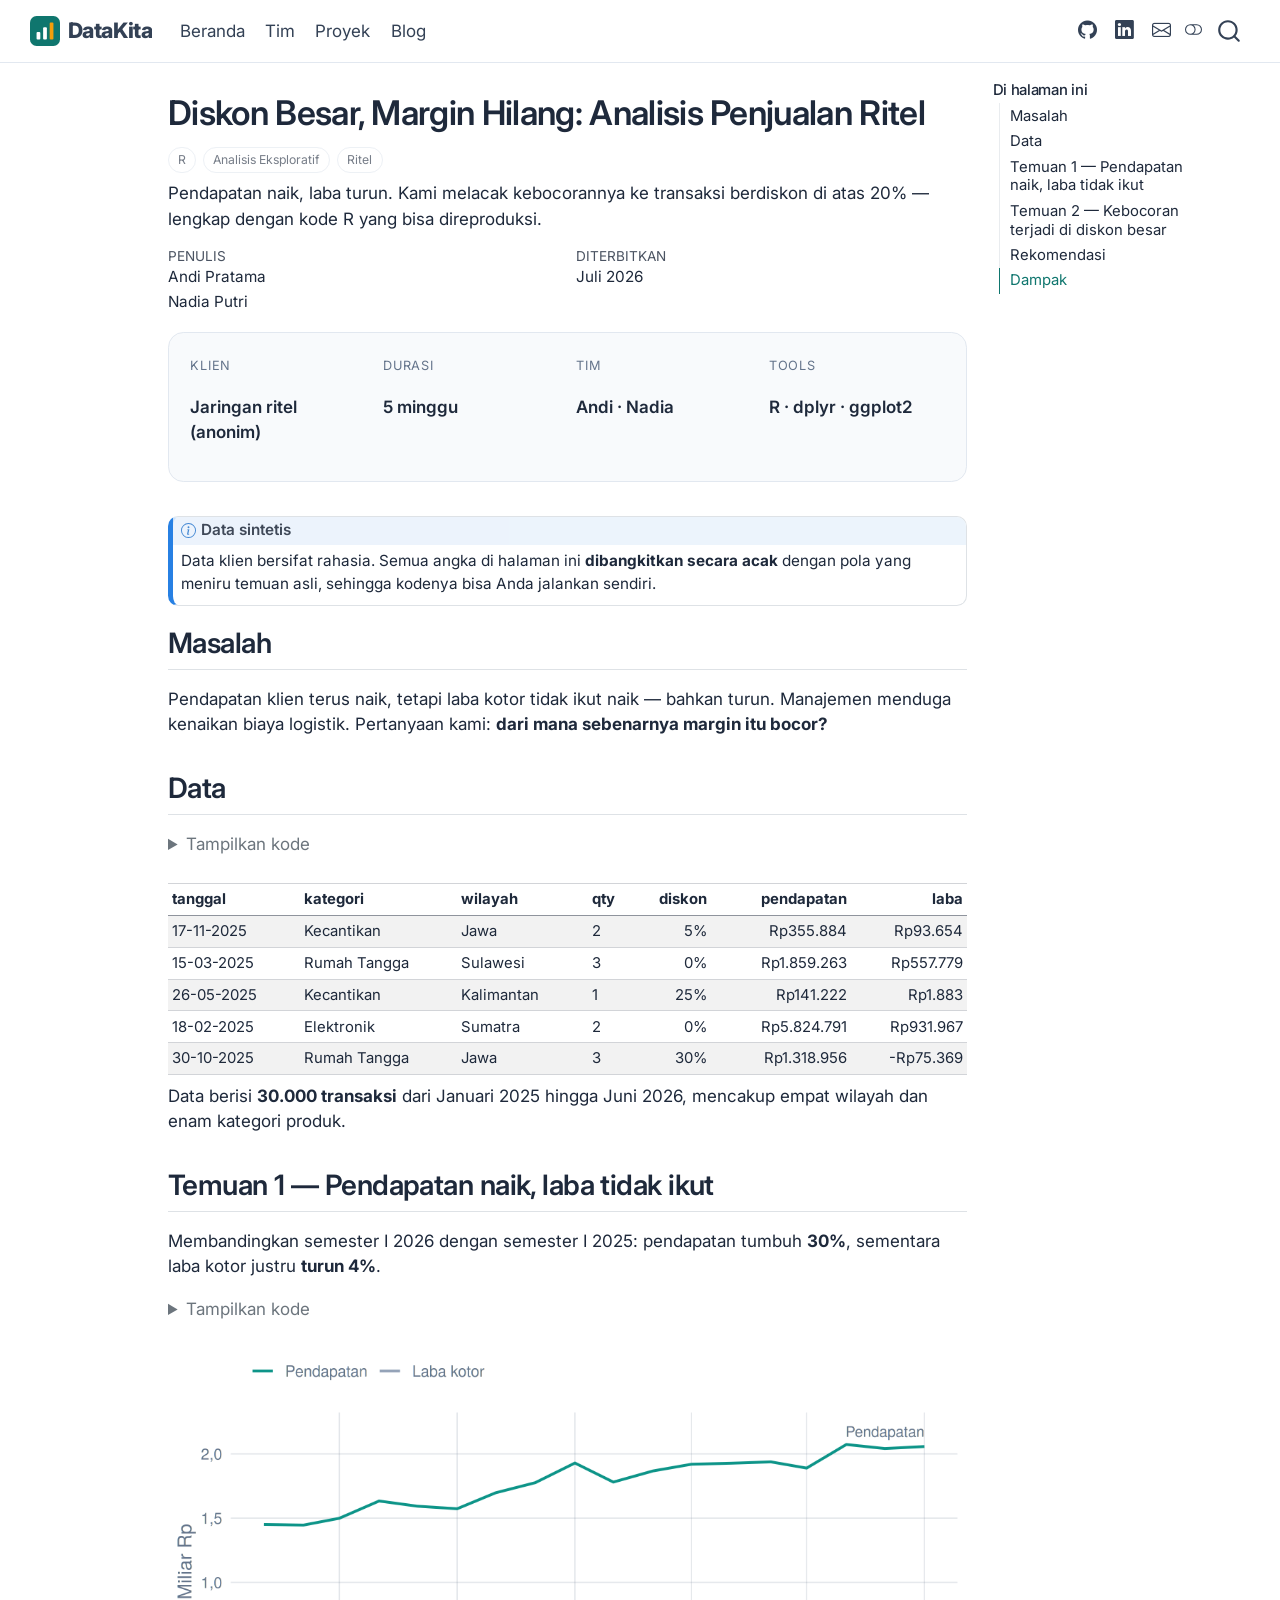
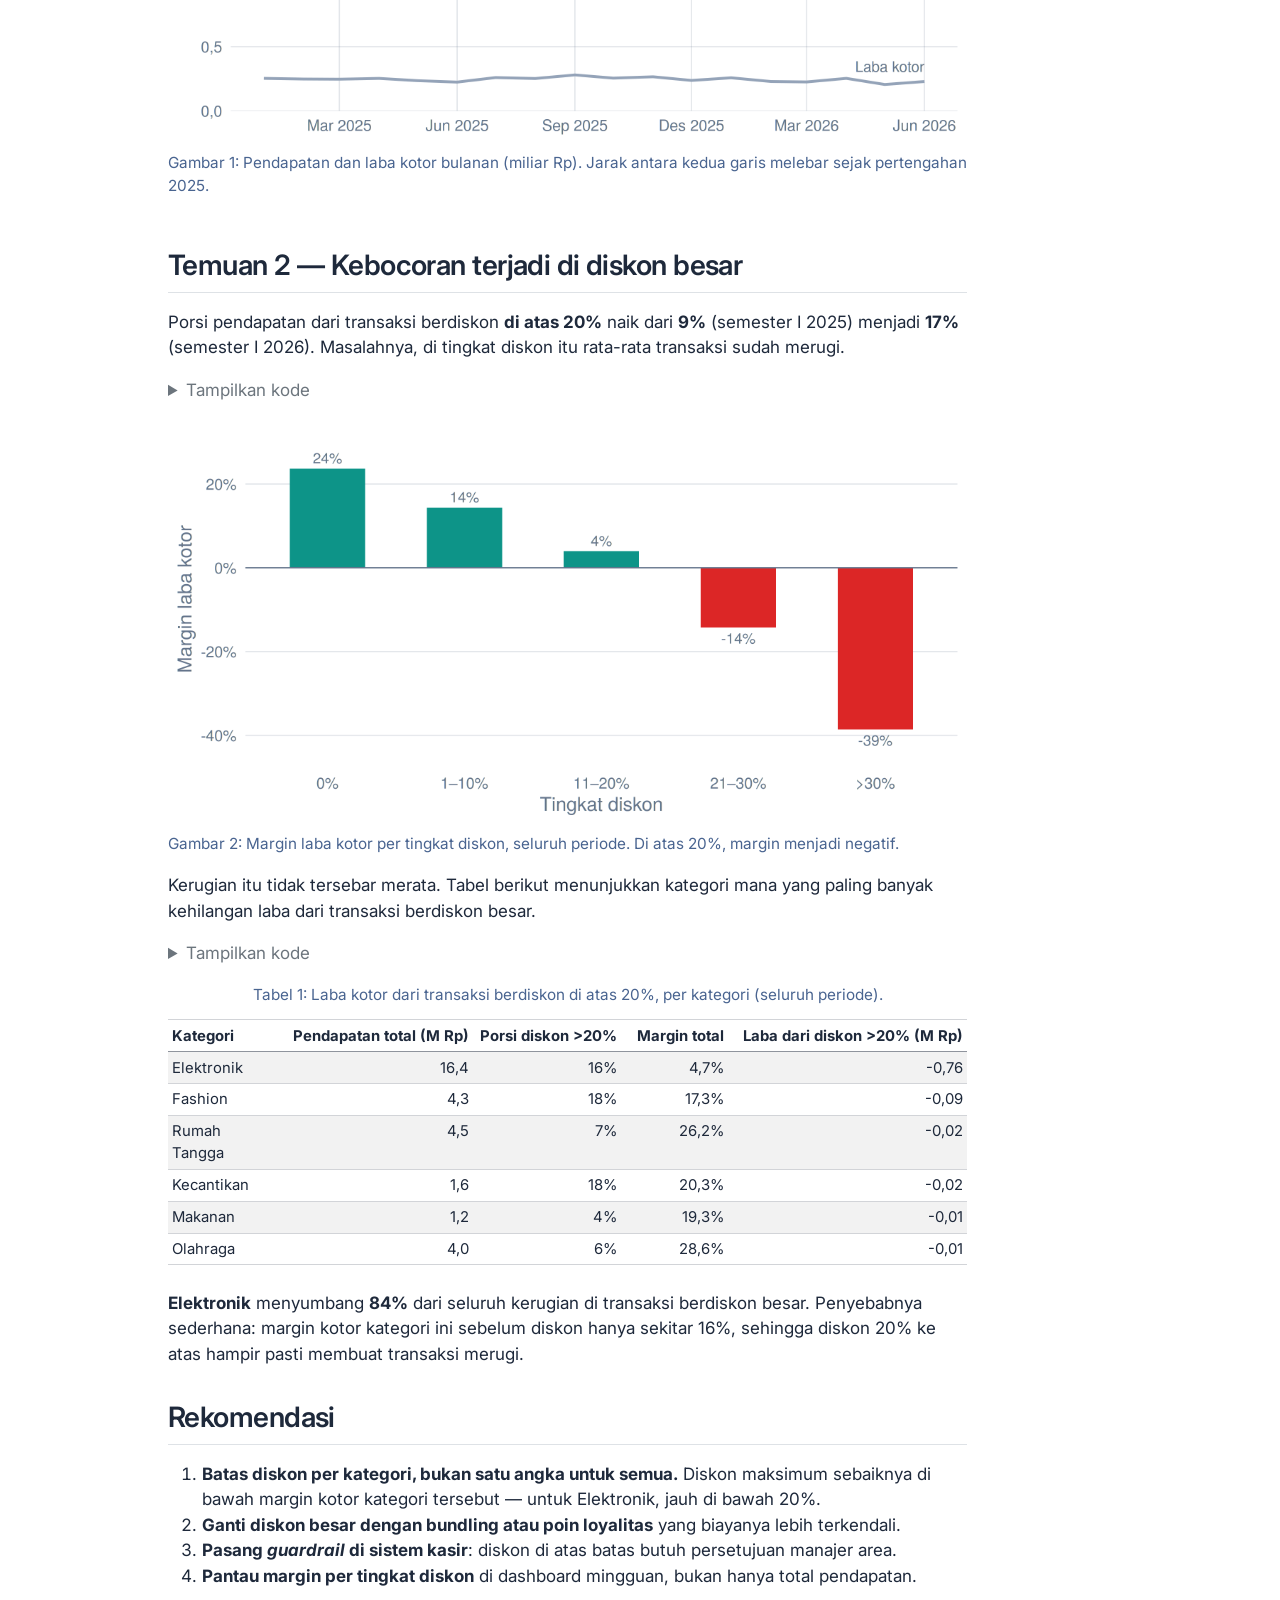
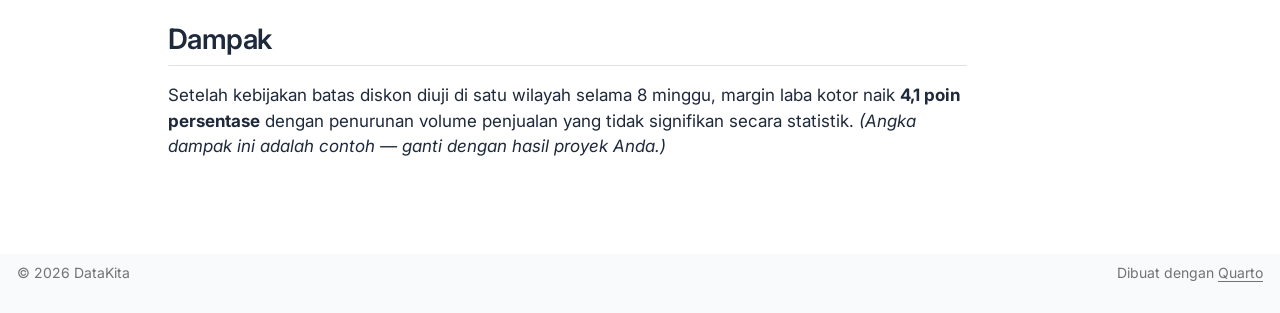
<file: proyek/analisis-penjualan/index.html>
<!DOCTYPE html>
<html xmlns="http://www.w3.org/1999/xhtml" lang="id" xml:lang="id"><head>

<meta charset="utf-8">
<meta name="generator" content="quarto-1.10.18">

<meta name="viewport" content="width=device-width, initial-scale=1.0, user-scalable=yes">

<meta name="author" content="Andi Pratama">
<meta name="author" content="Nadia Putri">
<meta name="description" content="Pendapatan naik, laba turun. Kami melacak kebocorannya ke transaksi berdiskon di atas 20% — lengkap dengan kode R yang bisa direproduksi.">

<title>Diskon Besar, Margin Hilang: Analisis Penjualan Ritel – DataKita</title>
<style>
/* Default styles provided by pandoc.
** See https://pandoc.org/MANUAL.html#variables-for-html for config info.
*/
span.smallcaps{font-variant: small-caps;}
div.columns{display: flex; gap: 1.5em;}
div.column{flex: auto;}
@media screen {
div.columns{gap: min(4vw, 1.5em);}
div.column{overflow-x: auto;}
}
div.hanging-indent{margin-left: 1.5em; text-indent: -1.5em;}
ul.task-list{list-style: none;}
ul.task-list li input[type="checkbox"] {
  width: 0.8em;
  margin: 0 0.8em 0.2em -1em; /* quarto-specific, see https://github.com/quarto-dev/quarto-cli/issues/4556 */ 
  vertical-align: middle;
}
/* CSS for syntax highlighting */
html { -webkit-text-size-adjust: 100%; }
pre > code.sourceCode { white-space: pre; position: relative; }
pre > code.sourceCode > span { display: inline-block; line-height: 1.25; }
pre > code.sourceCode > span:empty { height: 1.2em; }
.sourceCode { overflow: visible; }
code.sourceCode > span { color: inherit; text-decoration: inherit; }
div.sourceCode { margin: 1em 0; }
pre.sourceCode { margin: 0; }
@media screen {
div.sourceCode { overflow: auto; }
}
@media print {
pre > code.sourceCode { white-space: pre-wrap; }
pre > code.sourceCode > span { text-indent: -5em; padding-left: 5em; }
}
pre.numberSource code
  { counter-reset: source-line 0; }
pre.numberSource code > span
  { position: relative; left: -4em; counter-increment: source-line; }
pre.numberSource code > span > a:first-child::before
  { content: counter(source-line);
    position: relative; left: -1em; text-align: right; vertical-align: baseline;
    border: none; display: inline-block;
    -webkit-touch-callout: none; -webkit-user-select: none;
    -khtml-user-select: none; -moz-user-select: none;
    -ms-user-select: none; user-select: none;
    padding: 0 4px; width: 4em;
  }
pre.numberSource { margin-left: 3em;  padding-left: 4px; }
div.sourceCode
  {   }
@media screen {
pre > code.sourceCode > span > a:first-child::before { text-decoration: underline; }
}
</style>


<script src="../../site_libs/quarto-nav/quarto-nav.js"></script>
<script src="../../site_libs/quarto-nav/headroom.min.js"></script>
<script src="../../site_libs/clipboard/clipboard.min.js"></script>
<script src="../../site_libs/quarto-search/autocomplete.umd.js"></script>
<script src="../../site_libs/quarto-search/fuse.min.js"></script>
<script src="../../site_libs/quarto-search/quarto-search.js"></script>
<meta name="quarto:offset" content="../../">
<link href="../../assets/favicon.svg" rel="icon" type="image/svg+xml">
<script src="../../site_libs/quarto-html/quarto.js" type="module"></script>
<script src="../../site_libs/quarto-html/tabsets/tabsets.js" type="module"></script>
<script src="../../site_libs/quarto-html/popper.min.js"></script>
<script src="../../site_libs/quarto-html/tippy.umd.min.js"></script>
<script src="../../site_libs/quarto-html/anchor.min.js"></script>
<link href="../../site_libs/quarto-html/tippy.css" rel="stylesheet">
<link href="../../site_libs/quarto-html/quarto-syntax-highlighting-73b0ff3878a4e6fc3716dc69a6aaefa3.css" rel="stylesheet" class="quarto-color-scheme" id="quarto-text-highlighting-styles">
<link href="../../site_libs/quarto-html/quarto-syntax-highlighting-dark-a60fab2f8a066d0ce7bf48d8b28043cc.css" rel="stylesheet" class="quarto-color-scheme quarto-color-alternate" id="quarto-text-highlighting-styles">
<link href="../../site_libs/quarto-html/quarto-syntax-highlighting-73b0ff3878a4e6fc3716dc69a6aaefa3.css" rel="stylesheet" class="quarto-color-scheme-extra" id="quarto-text-highlighting-styles">
<script src="../../site_libs/bootstrap/bootstrap.min.js"></script>
<link href="../../site_libs/bootstrap/bootstrap-icons.css" rel="stylesheet">
<link href="../../site_libs/bootstrap/bootstrap-5b2e9976ec29973fca49a6fc6ba14050.min.css" rel="stylesheet" append-hash="true" class="quarto-color-scheme" id="quarto-bootstrap" data-mode="light">
<link href="../../site_libs/bootstrap/bootstrap-dark-0a37136e30e6ea5a06de102430ccf862.min.css" rel="stylesheet" append-hash="true" class="quarto-color-scheme quarto-color-alternate" id="quarto-bootstrap" data-mode="dark">
<link href="../../site_libs/bootstrap/bootstrap-5b2e9976ec29973fca49a6fc6ba14050.min.css" rel="stylesheet" append-hash="true" class="quarto-color-scheme-extra" id="quarto-bootstrap" data-mode="light">
<script id="quarto-search-options" type="application/json">{
  "location": "navbar",
  "copy-button": false,
  "collapse-after": 3,
  "panel-placement": "end",
  "type": "overlay",
  "limit": 50,
  "keyboard-shortcut": [
    "f",
    "/",
    "s"
  ],
  "show-item-context": false,
  "language": {
    "search-no-results-text": "Tidak ada hasil",
    "search-matching-documents-text": "dokumen cocok",
    "search-copy-link-title": "Salin tautan untuk mencari",
    "search-hide-matches-text": "Sembunyikan kecocokan lainnya",
    "search-more-match-text": "kecocokan lainnya di dokumen ini",
    "search-more-matches-text": "kecocokan lainnya di dokumen ini",
    "search-clear-button-title": "Hapus",
    "search-text-placeholder": "",
    "search-detached-cancel-button-title": "Batal",
    "search-submit-button-title": "Kirim",
    "search-label": "Mencari"
  }
}</script>
<style>html{ scroll-behavior: smooth; }</style>
<link rel="preconnect" href="https://fonts.googleapis.com">
<link rel="preconnect" href="https://fonts.gstatic.com" crossorigin="">
<link href="https://fonts.googleapis.com/css2?family=Inter:wght@400;500;600;700;800&amp;family=JetBrains+Mono:wght@400;500&amp;display=swap" rel="stylesheet">


<meta property="og:title" content="Diskon Besar, Margin Hilang: Analisis Penjualan Ritel – DataKita">
<meta property="og:description" content="Pendapatan naik, laba turun. Kami melacak kebocorannya ke transaksi berdiskon di atas 20% — lengkap dengan kode R yang bisa direproduksi.">
<meta property="og:image" content="https://USERNAME.github.io/portofolio-tim/proyek/analisis-penjualan/thumbnail.svg">
<meta property="og:site_name" content="DataKita">
</head>

<body class="nav-fixed quarto-light"><script id="quarto-html-before-body" type="application/javascript">
    const toggleBodyColorMode = (bsSheetEl) => {
      const mode = bsSheetEl.getAttribute("data-mode");
      const bodyEl = window.document.querySelector("body");
      if (mode === "dark") {
        bodyEl.classList.add("quarto-dark");
        bodyEl.classList.remove("quarto-light");
      } else {
        bodyEl.classList.add("quarto-light");
        bodyEl.classList.remove("quarto-dark");
      }
    }
    const toggleBodyColorPrimary = () => {
      const bsSheetEl = window.document.querySelector("link#quarto-bootstrap:not([rel=disabled-stylesheet])");
      if (bsSheetEl) {
        toggleBodyColorMode(bsSheetEl);
      }
    }
    const setColorSchemeToggle = (alternate) => {
      const toggles = window.document.querySelectorAll('.quarto-color-scheme-toggle');
      for (let i=0; i < toggles.length; i++) {
        const toggle = toggles[i];
        if (toggle) {
          if (alternate) {
            toggle.classList.add("alternate");
          } else {
            toggle.classList.remove("alternate");
          }
        }
      }
    };
    const toggleColorMode = (alternate) => {
      // Switch the stylesheets
      const primaryStylesheets = window.document.querySelectorAll('link.quarto-color-scheme:not(.quarto-color-alternate)');
      const alternateStylesheets = window.document.querySelectorAll('link.quarto-color-scheme.quarto-color-alternate');
      manageTransitions('#quarto-margin-sidebar .nav-link', false);
      if (alternate) {
        // note: dark is layered on light, we don't disable primary!
        enableStylesheet(alternateStylesheets);
        for (const sheetNode of alternateStylesheets) {
          if (sheetNode.id === "quarto-bootstrap") {
            toggleBodyColorMode(sheetNode);
          }
        }
      } else {
        disableStylesheet(alternateStylesheets);
        enableStylesheet(primaryStylesheets)
        toggleBodyColorPrimary();
      }
      manageTransitions('#quarto-margin-sidebar .nav-link', true);
      // Switch the toggles
      setColorSchemeToggle(alternate)
      // Hack to workaround the fact that safari doesn't
      // properly recolor the scrollbar when toggling (#1455)
      if (navigator.userAgent.indexOf('Safari') > 0 && navigator.userAgent.indexOf('Chrome') == -1) {
        manageTransitions("body", false);
        window.scrollTo(0, 1);
        setTimeout(() => {
          window.scrollTo(0, 0);
          manageTransitions("body", true);
        }, 40);
      }
    }
    const disableStylesheet = (stylesheets) => {
      for (let i=0; i < stylesheets.length; i++) {
        const stylesheet = stylesheets[i];
        stylesheet.rel = 'disabled-stylesheet';
      }
    }
    const enableStylesheet = (stylesheets) => {
      for (let i=0; i < stylesheets.length; i++) {
        const stylesheet = stylesheets[i];
        if(stylesheet.rel !== 'stylesheet') { // for Chrome, which will still FOUC without this check
          stylesheet.rel = 'stylesheet';
        }
      }
    }
    const manageTransitions = (selector, allowTransitions) => {
      const els = window.document.querySelectorAll(selector);
      for (let i=0; i < els.length; i++) {
        const el = els[i];
        if (allowTransitions) {
          el.classList.remove('notransition');
        } else {
          el.classList.add('notransition');
        }
      }
    }
    const isFileUrl = () => {
      return window.location.protocol === 'file:';
    }
    const hasAlternateSentinel = () => {
      let styleSentinel = getColorSchemeSentinel();
      if (styleSentinel !== null) {
        return styleSentinel === "alternate";
      } else {
        return false;
      }
    }
    const setStyleSentinel = (alternate) => {
      const value = alternate ? "alternate" : "default";
      if (!isFileUrl()) {
        window.localStorage.setItem("quarto-color-scheme", value);
      } else {
        localAlternateSentinel = value;
      }
    }
    const getColorSchemeSentinel = () => {
      if (!isFileUrl()) {
        const storageValue = window.localStorage.getItem("quarto-color-scheme");
        return storageValue != null ? storageValue : localAlternateSentinel;
      } else {
        return localAlternateSentinel;
      }
    }
    const toggleGiscusIfUsed = (isAlternate, darkModeDefault) => {
      const baseTheme = document.querySelector('#giscus-base-theme')?.value ?? 'light';
      const alternateTheme = document.querySelector('#giscus-alt-theme')?.value ?? 'dark';
      let newTheme = '';
      if(authorPrefersDark) {
        newTheme = isAlternate ? baseTheme : alternateTheme;
      } else {
        newTheme = isAlternate ? alternateTheme : baseTheme;
      }
      const changeGiscusTheme = () => {
        // From: https://github.com/giscus/giscus/issues/336
        const sendMessage = (message) => {
          const iframe = document.querySelector('iframe.giscus-frame');
          if (!iframe) return;
          iframe.contentWindow.postMessage({ giscus: message }, 'https://giscus.app');
        }
        sendMessage({
          setConfig: {
            theme: newTheme
          }
        });
      }
      const isGiscussLoaded = window.document.querySelector('iframe.giscus-frame') !== null;
      if (isGiscussLoaded) {
        changeGiscusTheme();
      }
    };
    const authorPrefersDark = false;
    const darkModeDefault = authorPrefersDark;
      document.querySelector('link#quarto-text-highlighting-styles.quarto-color-scheme-extra').rel = 'disabled-stylesheet';
      document.querySelector('link#quarto-bootstrap.quarto-color-scheme-extra').rel = 'disabled-stylesheet';
    let localAlternateSentinel = darkModeDefault ? 'alternate' : 'default';
    // Dark / light mode switch
    window.quartoToggleColorScheme = () => {
      // Read the current dark / light value
      let toAlternate = !hasAlternateSentinel();
      toggleColorMode(toAlternate);
      setStyleSentinel(toAlternate);
      toggleGiscusIfUsed(toAlternate, darkModeDefault);
      window.dispatchEvent(new Event('resize'));
    };
    // Switch to dark mode if need be
    if (hasAlternateSentinel()) {
      toggleColorMode(true);
    } else {
      toggleColorMode(false);
    }
  </script>

<div id="quarto-search-results"></div>
  <header id="quarto-header" class="headroom fixed-top">
    <nav class="navbar navbar-expand-lg " data-bs-theme="dark">
      <div class="navbar-container container-fluid">
      <div class="navbar-brand-container mx-auto">
    <a href="../../index.html" class="navbar-brand navbar-brand-logo">
    <img src="../../assets/logo.svg" alt="Logo DataKita" class="navbar-logo light-content">
    <img src="../../assets/logo.svg" alt="Logo DataKita" class="navbar-logo dark-content">
    </a>
    <a class="navbar-brand" href="../../index.html">
    <span class="navbar-title">DataKita</span>
    </a>
  </div>
            <div id="quarto-search" class="" title="Mencari"></div>
          <button class="navbar-toggler" type="button" data-bs-toggle="collapse" data-bs-target="#navbarCollapse" aria-controls="navbarCollapse" role="menu" aria-expanded="false" aria-label="Alihkan navigasi" onclick="if (window.quartoToggleHeadroom) { window.quartoToggleHeadroom(); }">
  <span class="navbar-toggler-icon"></span>
</button>
          <div class="collapse navbar-collapse" id="navbarCollapse">
            <ul class="navbar-nav navbar-nav-scroll me-auto">
  <li class="nav-item">
    <a class="nav-link" href="../../index.html"> 
<span class="menu-text">Beranda</span></a>
  </li>  
  <li class="nav-item">
    <a class="nav-link" href="../../tim.html"> 
<span class="menu-text">Tim</span></a>
  </li>  
  <li class="nav-item">
    <a class="nav-link" href="../../proyek.html"> 
<span class="menu-text">Proyek</span></a>
  </li>  
  <li class="nav-item">
    <a class="nav-link" href="../../blog.html"> 
<span class="menu-text">Blog</span></a>
  </li>  
</ul>
            <ul class="navbar-nav navbar-nav-scroll ms-auto">
  <li class="nav-item compact">
    <a class="nav-link" href="https://github.com/USERNAME"> <i class="bi bi-github" role="img" aria-label="GitHub">
</i> 
<span class="menu-text"></span></a>
  </li>  
  <li class="nav-item compact">
    <a class="nav-link" href="https://www.linkedin.com/"> <i class="bi bi-linkedin" role="img" aria-label="LinkedIn">
</i> 
<span class="menu-text"></span></a>
  </li>  
  <li class="nav-item compact">
    <a class="nav-link" href="mailto:halo@datakita.example"> <i class="bi bi-envelope" role="img" aria-label="Email">
</i> 
<span class="menu-text"></span></a>
  </li>  
</ul>
          </div> <!-- /navcollapse -->
            <div class="quarto-navbar-tools">
  <a href="" class="quarto-color-scheme-toggle quarto-navigation-tool  px-1" onclick="window.quartoToggleColorScheme(); return false;" title="Alihkan mode gelap"><i class="bi"></i></a>
</div>
      </div> <!-- /container-fluid -->
    </nav>
</header>
<!-- content -->
<div id="quarto-content" class="quarto-container page-columns page-rows-contents page-layout-article page-navbar">
<!-- sidebar -->
<!-- margin-sidebar -->
    <div id="quarto-margin-sidebar" class="sidebar margin-sidebar">
        <nav id="TOC" role="doc-toc" class="toc-active">
    <h2 id="toc-title">Di halaman ini</h2>
   
  <ul>
  <li><a href="#masalah" id="toc-masalah" class="nav-link active" data-scroll-target="#masalah">Masalah</a></li>
  <li><a href="#data" id="toc-data" class="nav-link" data-scroll-target="#data">Data</a></li>
  <li><a href="#temuan-1-pendapatan-naik-laba-tidak-ikut" id="toc-temuan-1-pendapatan-naik-laba-tidak-ikut" class="nav-link" data-scroll-target="#temuan-1-pendapatan-naik-laba-tidak-ikut">Temuan 1 — Pendapatan naik, laba tidak ikut</a></li>
  <li><a href="#temuan-2-kebocoran-terjadi-di-diskon-besar" id="toc-temuan-2-kebocoran-terjadi-di-diskon-besar" class="nav-link" data-scroll-target="#temuan-2-kebocoran-terjadi-di-diskon-besar">Temuan 2 — Kebocoran terjadi di diskon besar</a></li>
  <li><a href="#rekomendasi" id="toc-rekomendasi" class="nav-link" data-scroll-target="#rekomendasi">Rekomendasi</a></li>
  <li><a href="#dampak" id="toc-dampak" class="nav-link" data-scroll-target="#dampak">Dampak</a></li>
  </ul>
</nav>
    </div>
<!-- main -->
<main class="content" id="quarto-document-content">


<header id="title-block-header" class="quarto-title-block default">
<div class="quarto-title">
<h1 class="title">Diskon Besar, Margin Hilang: Analisis Penjualan Ritel</h1>
  <div class="quarto-categories">
    <div class="quarto-category">R</div>
    <div class="quarto-category">Analisis Eksploratif</div>
    <div class="quarto-category">Ritel</div>
  </div>
  </div>

<div>
  <div class="description">
    Pendapatan naik, laba turun. Kami melacak kebocorannya ke transaksi berdiskon di atas 20% — lengkap dengan kode R yang bisa direproduksi.
  </div>
</div>


<div class="quarto-title-meta">

    <div>
    <div class="quarto-title-meta-heading">Penulis</div>
    <div class="quarto-title-meta-contents">
             <p>Andi Pratama </p>
             <p>Nadia Putri </p>
          </div>
  </div>
    
    <div>
    <div class="quarto-title-meta-heading">Diterbitkan</div>
    <div class="quarto-title-meta-contents">
      <p class="date">Juli 2026</p>
    </div>
  </div>
  
    
  </div>
  


</header>


<div class="project-meta">
<div>
<p><span class="label">Klien</span></p>
<p><span class="value">Jaringan ritel (anonim)</span></p>
</div>
<div>
<p><span class="label">Durasi</span></p>
<p><span class="value">5 minggu</span></p>
</div>
<div>
<p><span class="label">Tim</span></p>
<p><span class="value">Andi · Nadia</span></p>
</div>
<div>
<p><span class="label">Tools</span></p>
<p><span class="value">R · dplyr · ggplot2</span></p>
</div>
</div>
<div class="callout callout-style-default callout-note callout-titled">
<div class="callout-header d-flex align-content-center">
<div class="callout-icon-container">
<i class="callout-icon"></i>
</div>
<div class="callout-title-container flex-fill">
<span class="screen-reader-only">Catatan</span>Data sintetis
</div>
</div>
<div class="callout-body-container callout-body">
<p>Data klien bersifat rahasia. Semua angka di halaman ini <strong>dibangkitkan secara acak</strong> dengan pola yang meniru temuan asli, sehingga kodenya bisa Anda jalankan sendiri.</p>
</div>
</div>
<section id="masalah" class="level2">
<h2 class="anchored" data-anchor-id="masalah">Masalah</h2>
<p>Pendapatan klien terus naik, tetapi laba kotor tidak ikut naik — bahkan turun. Manajemen menduga kenaikan biaya logistik. Pertanyaan kami: <strong>dari mana sebenarnya margin itu bocor?</strong></p>
</section>
<section id="data" class="level2">
<h2 class="anchored" data-anchor-id="data">Data</h2>
<div class="cell">
<details class="code-fold">
<summary>Tampilkan kode</summary>
<div class="code-copy-outer-scaffold"><div class="sourceCode cell-code" id="cb1"><pre class="sourceCode r code-with-copy"><code class="sourceCode r"><span id="cb1-1"><a href="#cb1-1" aria-hidden="true" tabindex="-1"></a><span class="fu">library</span>(dplyr)</span>
<span id="cb1-2"><a href="#cb1-2" aria-hidden="true" tabindex="-1"></a><span class="fu">library</span>(ggplot2)</span>
<span id="cb1-3"><a href="#cb1-3" aria-hidden="true" tabindex="-1"></a><span class="fu">library</span>(scales)</span>
<span id="cb1-4"><a href="#cb1-4" aria-hidden="true" tabindex="-1"></a></span>
<span id="cb1-5"><a href="#cb1-5" aria-hidden="true" tabindex="-1"></a><span class="co"># Grafik berlatar transparan &amp; teks abu netral agar terbaca di mode terang maupun gelap</span></span>
<span id="cb1-6"><a href="#cb1-6" aria-hidden="true" tabindex="-1"></a>knitr<span class="sc">::</span>opts_chunk<span class="sc">$</span><span class="fu">set</span>(<span class="at">dev =</span> <span class="st">"png"</span>, <span class="at">dev.args =</span> <span class="fu">list</span>(<span class="at">bg =</span> <span class="st">"transparent"</span>), <span class="at">dpi =</span> <span class="dv">150</span>)</span>
<span id="cb1-7"><a href="#cb1-7" aria-hidden="true" tabindex="-1"></a>BRAND <span class="ot">&lt;-</span> <span class="st">"#0D9488"</span>; MUTED <span class="ot">&lt;-</span> <span class="st">"#94A3B8"</span>; INK <span class="ot">&lt;-</span> <span class="st">"#64748B"</span>; NEG <span class="ot">&lt;-</span> <span class="st">"#DC2626"</span></span>
<span id="cb1-8"><a href="#cb1-8" aria-hidden="true" tabindex="-1"></a><span class="fu">theme_set</span>(</span>
<span id="cb1-9"><a href="#cb1-9" aria-hidden="true" tabindex="-1"></a>  <span class="fu">theme_minimal</span>(<span class="at">base_size =</span> <span class="dv">13</span>) <span class="sc">+</span></span>
<span id="cb1-10"><a href="#cb1-10" aria-hidden="true" tabindex="-1"></a>    <span class="fu">theme</span>(</span>
<span id="cb1-11"><a href="#cb1-11" aria-hidden="true" tabindex="-1"></a>      <span class="at">text =</span> <span class="fu">element_text</span>(<span class="at">colour =</span> INK), <span class="at">axis.text =</span> <span class="fu">element_text</span>(<span class="at">colour =</span> INK),</span>
<span id="cb1-12"><a href="#cb1-12" aria-hidden="true" tabindex="-1"></a>      <span class="at">panel.grid.major =</span> <span class="fu">element_line</span>(<span class="at">colour =</span> <span class="fu">alpha</span>(INK, .<span class="dv">18</span>), <span class="at">linewidth =</span> .<span class="dv">4</span>),</span>
<span id="cb1-13"><a href="#cb1-13" aria-hidden="true" tabindex="-1"></a>      <span class="at">panel.grid.minor =</span> <span class="fu">element_blank</span>(),</span>
<span id="cb1-14"><a href="#cb1-14" aria-hidden="true" tabindex="-1"></a>      <span class="at">plot.background =</span> <span class="fu">element_rect</span>(<span class="at">fill =</span> <span class="st">"transparent"</span>, <span class="at">colour =</span> <span class="cn">NA</span>),</span>
<span id="cb1-15"><a href="#cb1-15" aria-hidden="true" tabindex="-1"></a>      <span class="at">panel.background =</span> <span class="fu">element_rect</span>(<span class="at">fill =</span> <span class="st">"transparent"</span>, <span class="at">colour =</span> <span class="cn">NA</span>),</span>
<span id="cb1-16"><a href="#cb1-16" aria-hidden="true" tabindex="-1"></a>      <span class="at">legend.position =</span> <span class="st">"top"</span>, <span class="at">legend.justification =</span> <span class="st">"left"</span>,</span>
<span id="cb1-17"><a href="#cb1-17" aria-hidden="true" tabindex="-1"></a>      <span class="at">legend.background =</span> <span class="fu">element_rect</span>(<span class="at">fill =</span> <span class="st">"transparent"</span>, <span class="at">colour =</span> <span class="cn">NA</span>)</span>
<span id="cb1-18"><a href="#cb1-18" aria-hidden="true" tabindex="-1"></a>    )</span>
<span id="cb1-19"><a href="#cb1-19" aria-hidden="true" tabindex="-1"></a>)</span>
<span id="cb1-20"><a href="#cb1-20" aria-hidden="true" tabindex="-1"></a></span>
<span id="cb1-21"><a href="#cb1-21" aria-hidden="true" tabindex="-1"></a><span class="co"># Format angka gaya Indonesia</span></span>
<span id="cb1-22"><a href="#cb1-22" aria-hidden="true" tabindex="-1"></a>pct <span class="ot">&lt;-</span> <span class="cf">function</span>(x, <span class="at">d =</span> <span class="dv">0</span>) <span class="fu">percent</span>(x, <span class="at">accuracy =</span> <span class="dv">10</span><span class="sc">^-</span>d, <span class="at">decimal.mark =</span> <span class="st">","</span>, <span class="at">big.mark =</span> <span class="st">"."</span>)</span>
<span id="cb1-23"><a href="#cb1-23" aria-hidden="true" tabindex="-1"></a>ribuan <span class="ot">&lt;-</span> <span class="cf">function</span>(x) <span class="fu">number</span>(x, <span class="at">big.mark =</span> <span class="st">"."</span>, <span class="at">decimal.mark =</span> <span class="st">","</span>)</span>
<span id="cb1-24"><a href="#cb1-24" aria-hidden="true" tabindex="-1"></a>rupiah <span class="ot">&lt;-</span> <span class="cf">function</span>(x) <span class="fu">paste0</span>(<span class="fu">ifelse</span>(x <span class="sc">&lt;</span> <span class="dv">0</span>, <span class="st">"-"</span>, <span class="st">""</span>), <span class="st">"Rp"</span>, <span class="fu">ribuan</span>(<span class="fu">abs</span>(x)))</span>
<span id="cb1-25"><a href="#cb1-25" aria-hidden="true" tabindex="-1"></a>BULAN <span class="ot">&lt;-</span> <span class="fu">c</span>(<span class="st">"Jan"</span>, <span class="st">"Feb"</span>, <span class="st">"Mar"</span>, <span class="st">"Apr"</span>, <span class="st">"Mei"</span>, <span class="st">"Jun"</span>, <span class="st">"Jul"</span>, <span class="st">"Agu"</span>, <span class="st">"Sep"</span>, <span class="st">"Okt"</span>, <span class="st">"Nov"</span>, <span class="st">"Des"</span>)</span>
<span id="cb1-26"><a href="#cb1-26" aria-hidden="true" tabindex="-1"></a>bulan_id <span class="ot">&lt;-</span> <span class="cf">function</span>(d) <span class="fu">ifelse</span>(<span class="fu">is.na</span>(d), <span class="cn">NA</span>, <span class="fu">paste</span>(BULAN[<span class="fu">as.integer</span>(<span class="fu">format</span>(d, <span class="st">"%m"</span>))], <span class="fu">format</span>(d, <span class="st">"%Y"</span>)))</span>
<span id="cb1-27"><a href="#cb1-27" aria-hidden="true" tabindex="-1"></a></span>
<span id="cb1-28"><a href="#cb1-28" aria-hidden="true" tabindex="-1"></a><span class="co"># ---------- Data sintetis ----------</span></span>
<span id="cb1-29"><a href="#cb1-29" aria-hidden="true" tabindex="-1"></a><span class="fu">set.seed</span>(<span class="dv">42</span>)</span>
<span id="cb1-30"><a href="#cb1-30" aria-hidden="true" tabindex="-1"></a>n <span class="ot">&lt;-</span> <span class="dv">30000</span></span>
<span id="cb1-31"><a href="#cb1-31" aria-hidden="true" tabindex="-1"></a>ref <span class="ot">&lt;-</span> <span class="fu">tibble</span>(  <span class="co"># harga rata-rata, margin kotor sebelum diskon, peluang diberi diskon</span></span>
<span id="cb1-32"><a href="#cb1-32" aria-hidden="true" tabindex="-1"></a>  <span class="at">kategori =</span> <span class="fu">c</span>(<span class="st">"Elektronik"</span>, <span class="st">"Fashion"</span>, <span class="st">"Kecantikan"</span>, <span class="st">"Rumah Tangga"</span>, <span class="st">"Makanan"</span>, <span class="st">"Olahraga"</span>),</span>
<span id="cb1-33"><a href="#cb1-33" aria-hidden="true" tabindex="-1"></a>  <span class="at">harga    =</span> <span class="fu">c</span>(<span class="dv">2400000</span>, <span class="dv">320000</span>, <span class="dv">180000</span>, <span class="dv">410000</span>, <span class="dv">95000</span>, <span class="dv">650000</span>),</span>
<span id="cb1-34"><a href="#cb1-34" aria-hidden="true" tabindex="-1"></a>  <span class="at">margin   =</span> <span class="fu">c</span>(.<span class="dv">16</span>, .<span class="dv">28</span>, .<span class="dv">30</span>, .<span class="dv">30</span>, .<span class="dv">22</span>, .<span class="dv">32</span>),</span>
<span id="cb1-35"><a href="#cb1-35" aria-hidden="true" tabindex="-1"></a>  <span class="at">peluang  =</span> <span class="fu">c</span>(.<span class="dv">70</span>, .<span class="dv">75</span>, .<span class="dv">70</span>, .<span class="dv">30</span>, .<span class="dv">20</span>, .<span class="dv">30</span>),</span>
<span id="cb1-36"><a href="#cb1-36" aria-hidden="true" tabindex="-1"></a>  <span class="at">bobot    =</span> <span class="fu">c</span>(.<span class="dv">12</span>, .<span class="dv">24</span>, .<span class="dv">16</span>, .<span class="dv">18</span>, .<span class="dv">20</span>, .<span class="dv">10</span>)</span>
<span id="cb1-37"><a href="#cb1-37" aria-hidden="true" tabindex="-1"></a>)</span>
<span id="cb1-38"><a href="#cb1-38" aria-hidden="true" tabindex="-1"></a></span>
<span id="cb1-39"><a href="#cb1-39" aria-hidden="true" tabindex="-1"></a>hari    <span class="ot">&lt;-</span> <span class="dv">0</span><span class="sc">:</span><span class="dv">545</span></span>
<span id="cb1-40"><a href="#cb1-40" aria-hidden="true" tabindex="-1"></a>tanggal <span class="ot">&lt;-</span> <span class="fu">as.Date</span>(<span class="st">"2025-01-01"</span>) <span class="sc">+</span> <span class="fu">sample</span>(hari, n, <span class="at">replace =</span> <span class="cn">TRUE</span>, <span class="at">prob =</span> <span class="dv">1</span> <span class="sc">+</span> hari <span class="sc">/</span> <span class="dv">546</span> <span class="sc">*</span> .<span class="dv">6</span>)</span>
<span id="cb1-41"><a href="#cb1-41" aria-hidden="true" tabindex="-1"></a>idx     <span class="ot">&lt;-</span> <span class="fu">sample</span>(<span class="fu">seq_len</span>(<span class="fu">nrow</span>(ref)), n, <span class="at">replace =</span> <span class="cn">TRUE</span>, <span class="at">prob =</span> ref<span class="sc">$</span>bobot)</span>
<span id="cb1-42"><a href="#cb1-42" aria-hidden="true" tabindex="-1"></a>waktu   <span class="ot">&lt;-</span> <span class="fu">as.numeric</span>(tanggal <span class="sc">-</span> <span class="fu">min</span>(tanggal)) <span class="sc">/</span> <span class="dv">545</span>          <span class="co"># 0 → 1</span></span>
<span id="cb1-43"><a href="#cb1-43" aria-hidden="true" tabindex="-1"></a></span>
<span id="cb1-44"><a href="#cb1-44" aria-hidden="true" tabindex="-1"></a><span class="co"># promosi makin agresif: peluang dan besar diskon naik seiring waktu</span></span>
<span id="cb1-45"><a href="#cb1-45" aria-hidden="true" tabindex="-1"></a>dapat <span class="ot">&lt;-</span> <span class="fu">runif</span>(n) <span class="sc">&lt;</span> ref<span class="sc">$</span>peluang[idx] <span class="sc">*</span> (.<span class="dv">55</span> <span class="sc">+</span> .<span class="dv">45</span> <span class="sc">*</span> waktu)</span>
<span id="cb1-46"><a href="#cb1-46" aria-hidden="true" tabindex="-1"></a>besar <span class="ot">&lt;-</span> <span class="fu">sample</span>(<span class="fu">c</span>(.<span class="dv">05</span>, .<span class="dv">10</span>, .<span class="dv">15</span>, .<span class="dv">20</span>, .<span class="dv">25</span>, .<span class="dv">30</span>, .<span class="dv">40</span>), n, <span class="at">replace =</span> <span class="cn">TRUE</span>,</span>
<span id="cb1-47"><a href="#cb1-47" aria-hidden="true" tabindex="-1"></a>                <span class="at">prob =</span> <span class="fu">c</span>(.<span class="dv">18</span>, .<span class="dv">20</span>, .<span class="dv">17</span>, .<span class="dv">15</span>, .<span class="dv">12</span>, .<span class="dv">10</span>, .<span class="dv">08</span>))</span>
<span id="cb1-48"><a href="#cb1-48" aria-hidden="true" tabindex="-1"></a>besar <span class="ot">&lt;-</span> <span class="fu">ifelse</span>(<span class="fu">runif</span>(n) <span class="sc">&lt;</span> waktu <span class="sc">*</span> .<span class="dv">22</span>,</span>
<span id="cb1-49"><a href="#cb1-49" aria-hidden="true" tabindex="-1"></a>                <span class="fu">pmax</span>(besar, <span class="fu">sample</span>(<span class="fu">c</span>(.<span class="dv">25</span>, .<span class="dv">30</span>, .<span class="dv">40</span>), n, <span class="at">replace =</span> <span class="cn">TRUE</span>)), besar)</span>
<span id="cb1-50"><a href="#cb1-50" aria-hidden="true" tabindex="-1"></a>diskon      <span class="ot">&lt;-</span> <span class="fu">ifelse</span>(dapat, besar, <span class="dv">0</span>)</span>
<span id="cb1-51"><a href="#cb1-51" aria-hidden="true" tabindex="-1"></a>harga       <span class="ot">&lt;-</span> ref<span class="sc">$</span>harga[idx] <span class="sc">*</span> <span class="fu">rlnorm</span>(n, <span class="dv">0</span>, .<span class="dv">35</span>)</span>
<span id="cb1-52"><a href="#cb1-52" aria-hidden="true" tabindex="-1"></a>qty         <span class="ot">&lt;-</span> <span class="fu">sample</span>(<span class="dv">1</span><span class="sc">:</span><span class="dv">3</span>, n, <span class="at">replace =</span> <span class="cn">TRUE</span>)</span>
<span id="cb1-53"><a href="#cb1-53" aria-hidden="true" tabindex="-1"></a>biaya_promo <span class="ot">&lt;-</span> <span class="fu">ifelse</span>(diskon <span class="sc">&gt;</span> .<span class="dv">20</span>, .<span class="dv">04</span>, <span class="dv">0</span>)                  <span class="co"># ongkir gratis, materi promosi, dll.</span></span>
<span id="cb1-54"><a href="#cb1-54" aria-hidden="true" tabindex="-1"></a></span>
<span id="cb1-55"><a href="#cb1-55" aria-hidden="true" tabindex="-1"></a>df <span class="ot">&lt;-</span> <span class="fu">tibble</span>(</span>
<span id="cb1-56"><a href="#cb1-56" aria-hidden="true" tabindex="-1"></a>  tanggal, <span class="at">kategori =</span> ref<span class="sc">$</span>kategori[idx],</span>
<span id="cb1-57"><a href="#cb1-57" aria-hidden="true" tabindex="-1"></a>  <span class="at">wilayah =</span> <span class="fu">sample</span>(<span class="fu">c</span>(<span class="st">"Jawa"</span>, <span class="st">"Sumatra"</span>, <span class="st">"Kalimantan"</span>, <span class="st">"Sulawesi"</span>), n, <span class="at">replace =</span> <span class="cn">TRUE</span>,</span>
<span id="cb1-58"><a href="#cb1-58" aria-hidden="true" tabindex="-1"></a>                   <span class="at">prob =</span> <span class="fu">c</span>(.<span class="dv">55</span>, .<span class="dv">20</span>, .<span class="dv">13</span>, .<span class="dv">12</span>)),</span>
<span id="cb1-59"><a href="#cb1-59" aria-hidden="true" tabindex="-1"></a>  qty, diskon,</span>
<span id="cb1-60"><a href="#cb1-60" aria-hidden="true" tabindex="-1"></a>  <span class="at">pendapatan =</span> harga <span class="sc">*</span> qty <span class="sc">*</span> (<span class="dv">1</span> <span class="sc">-</span> diskon),</span>
<span id="cb1-61"><a href="#cb1-61" aria-hidden="true" tabindex="-1"></a>  <span class="at">laba       =</span> harga <span class="sc">*</span> qty <span class="sc">*</span> (ref<span class="sc">$</span>margin[idx] <span class="sc">-</span> diskon <span class="sc">-</span> biaya_promo)</span>
<span id="cb1-62"><a href="#cb1-62" aria-hidden="true" tabindex="-1"></a>)</span>
<span id="cb1-63"><a href="#cb1-63" aria-hidden="true" tabindex="-1"></a></span>
<span id="cb1-64"><a href="#cb1-64" aria-hidden="true" tabindex="-1"></a><span class="co"># angka ringkas yang dikutip di teks</span></span>
<span id="cb1-65"><a href="#cb1-65" aria-hidden="true" tabindex="-1"></a>h1_25 <span class="ot">&lt;-</span> <span class="fu">filter</span>(df, tanggal <span class="sc">&lt;</span>  <span class="fu">as.Date</span>(<span class="st">"2025-07-01"</span>))</span>
<span id="cb1-66"><a href="#cb1-66" aria-hidden="true" tabindex="-1"></a>h1_26 <span class="ot">&lt;-</span> <span class="fu">filter</span>(df, tanggal <span class="sc">&gt;=</span> <span class="fu">as.Date</span>(<span class="st">"2026-01-01"</span>))</span>
<span id="cb1-67"><a href="#cb1-67" aria-hidden="true" tabindex="-1"></a>tumbuh_pend <span class="ot">&lt;-</span> <span class="fu">sum</span>(h1_26<span class="sc">$</span>pendapatan) <span class="sc">/</span> <span class="fu">sum</span>(h1_25<span class="sc">$</span>pendapatan) <span class="sc">-</span> <span class="dv">1</span></span>
<span id="cb1-68"><a href="#cb1-68" aria-hidden="true" tabindex="-1"></a>tumbuh_laba <span class="ot">&lt;-</span> <span class="fu">sum</span>(h1_26<span class="sc">$</span>laba) <span class="sc">/</span> <span class="fu">sum</span>(h1_25<span class="sc">$</span>laba) <span class="sc">-</span> <span class="dv">1</span></span>
<span id="cb1-69"><a href="#cb1-69" aria-hidden="true" tabindex="-1"></a>porsi_besar <span class="ot">&lt;-</span> <span class="cf">function</span>(d) <span class="fu">sum</span>(d<span class="sc">$</span>pendapatan[d<span class="sc">$</span>diskon <span class="sc">&gt;</span> .<span class="dv">20</span>]) <span class="sc">/</span> <span class="fu">sum</span>(d<span class="sc">$</span>pendapatan)</span>
<span id="cb1-70"><a href="#cb1-70" aria-hidden="true" tabindex="-1"></a></span>
<span id="cb1-71"><a href="#cb1-71" aria-hidden="true" tabindex="-1"></a>df <span class="sc">|&gt;</span></span>
<span id="cb1-72"><a href="#cb1-72" aria-hidden="true" tabindex="-1"></a>  <span class="fu">head</span>(<span class="dv">5</span>) <span class="sc">|&gt;</span></span>
<span id="cb1-73"><a href="#cb1-73" aria-hidden="true" tabindex="-1"></a>  <span class="fu">mutate</span>(<span class="at">tanggal =</span> <span class="fu">format</span>(tanggal, <span class="st">"%d-%m-%Y"</span>), <span class="at">diskon =</span> <span class="fu">pct</span>(diskon),</span>
<span id="cb1-74"><a href="#cb1-74" aria-hidden="true" tabindex="-1"></a>         <span class="at">pendapatan =</span> <span class="fu">rupiah</span>(pendapatan), <span class="at">laba =</span> <span class="fu">rupiah</span>(laba)) <span class="sc">|&gt;</span></span>
<span id="cb1-75"><a href="#cb1-75" aria-hidden="true" tabindex="-1"></a>  knitr<span class="sc">::</span><span class="fu">kable</span>(<span class="at">align =</span> <span class="st">"llllrrr"</span>)</span></code></pre></div><button title="Salin ke Papan Klip" class="code-copy-button"><i class="bi"></i></button></div>
</details>
<div class="cell-output-display">
<table class="caption-top table table-sm table-striped small">
<colgroup>
<col style="width: 16%">
<col style="width: 19%">
<col style="width: 16%">
<col style="width: 5%">
<col style="width: 10%">
<col style="width: 17%">
<col style="width: 14%">
</colgroup>
<thead>
<tr class="header">
<th style="text-align: left;">tanggal</th>
<th style="text-align: left;">kategori</th>
<th style="text-align: left;">wilayah</th>
<th style="text-align: left;">qty</th>
<th style="text-align: right;">diskon</th>
<th style="text-align: right;">pendapatan</th>
<th style="text-align: right;">laba</th>
</tr>
</thead>
<tbody>
<tr class="odd">
<td style="text-align: left;">17-11-2025</td>
<td style="text-align: left;">Kecantikan</td>
<td style="text-align: left;">Jawa</td>
<td style="text-align: left;">2</td>
<td style="text-align: right;">5%</td>
<td style="text-align: right;">Rp355.884</td>
<td style="text-align: right;">Rp93.654</td>
</tr>
<tr class="even">
<td style="text-align: left;">15-03-2025</td>
<td style="text-align: left;">Rumah Tangga</td>
<td style="text-align: left;">Sulawesi</td>
<td style="text-align: left;">3</td>
<td style="text-align: right;">0%</td>
<td style="text-align: right;">Rp1.859.263</td>
<td style="text-align: right;">Rp557.779</td>
</tr>
<tr class="odd">
<td style="text-align: left;">26-05-2025</td>
<td style="text-align: left;">Kecantikan</td>
<td style="text-align: left;">Kalimantan</td>
<td style="text-align: left;">1</td>
<td style="text-align: right;">25%</td>
<td style="text-align: right;">Rp141.222</td>
<td style="text-align: right;">Rp1.883</td>
</tr>
<tr class="even">
<td style="text-align: left;">18-02-2025</td>
<td style="text-align: left;">Elektronik</td>
<td style="text-align: left;">Sumatra</td>
<td style="text-align: left;">2</td>
<td style="text-align: right;">0%</td>
<td style="text-align: right;">Rp5.824.791</td>
<td style="text-align: right;">Rp931.967</td>
</tr>
<tr class="odd">
<td style="text-align: left;">30-10-2025</td>
<td style="text-align: left;">Rumah Tangga</td>
<td style="text-align: left;">Jawa</td>
<td style="text-align: left;">3</td>
<td style="text-align: right;">30%</td>
<td style="text-align: right;">Rp1.318.956</td>
<td style="text-align: right;">-Rp75.369</td>
</tr>
</tbody>
</table>
</div>
</div>
<p>Data berisi <strong>30.000 transaksi</strong> dari Januari 2025 hingga Juni 2026, mencakup empat wilayah dan enam kategori produk.</p>
</section>
<section id="temuan-1-pendapatan-naik-laba-tidak-ikut" class="level2">
<h2 class="anchored" data-anchor-id="temuan-1-pendapatan-naik-laba-tidak-ikut">Temuan 1 — Pendapatan naik, laba tidak ikut</h2>
<p>Membandingkan semester I 2026 dengan semester I 2025: pendapatan tumbuh <strong>30%</strong>, sementara laba kotor justru <strong>turun 4%</strong>.</p>
<div class="cell">
<details class="code-fold">
<summary>Tampilkan kode</summary>
<div class="code-copy-outer-scaffold"><div class="sourceCode cell-code" id="cb2"><pre class="sourceCode r code-with-copy"><code class="sourceCode r"><span id="cb2-1"><a href="#cb2-1" aria-hidden="true" tabindex="-1"></a>bulanan <span class="ot">&lt;-</span> df <span class="sc">|&gt;</span></span>
<span id="cb2-2"><a href="#cb2-2" aria-hidden="true" tabindex="-1"></a>  <span class="fu">mutate</span>(<span class="at">bulan =</span> <span class="fu">as.Date</span>(<span class="fu">format</span>(tanggal, <span class="st">"%Y-%m-01"</span>))) <span class="sc">|&gt;</span></span>
<span id="cb2-3"><a href="#cb2-3" aria-hidden="true" tabindex="-1"></a>  <span class="fu">group_by</span>(bulan) <span class="sc">|&gt;</span></span>
<span id="cb2-4"><a href="#cb2-4" aria-hidden="true" tabindex="-1"></a>  <span class="fu">summarise</span>(<span class="at">Pendapatan =</span> <span class="fu">sum</span>(pendapatan) <span class="sc">/</span> <span class="fl">1e9</span>, <span class="st">`</span><span class="at">Laba kotor</span><span class="st">`</span> <span class="ot">=</span> <span class="fu">sum</span>(laba) <span class="sc">/</span> <span class="fl">1e9</span>) <span class="sc">|&gt;</span></span>
<span id="cb2-5"><a href="#cb2-5" aria-hidden="true" tabindex="-1"></a>  tidyr<span class="sc">::</span><span class="fu">pivot_longer</span>(<span class="sc">-</span>bulan, <span class="at">names_to =</span> <span class="st">"seri"</span>, <span class="at">values_to =</span> <span class="st">"nilai"</span>) <span class="sc">|&gt;</span></span>
<span id="cb2-6"><a href="#cb2-6" aria-hidden="true" tabindex="-1"></a>  <span class="fu">mutate</span>(<span class="at">seri =</span> <span class="fu">factor</span>(seri, <span class="at">levels =</span> <span class="fu">c</span>(<span class="st">"Pendapatan"</span>, <span class="st">"Laba kotor"</span>)))</span>
<span id="cb2-7"><a href="#cb2-7" aria-hidden="true" tabindex="-1"></a></span>
<span id="cb2-8"><a href="#cb2-8" aria-hidden="true" tabindex="-1"></a>label_akhir <span class="ot">&lt;-</span> bulanan <span class="sc">|&gt;</span> <span class="fu">filter</span>(bulan <span class="sc">==</span> <span class="fu">max</span>(bulan))</span>
<span id="cb2-9"><a href="#cb2-9" aria-hidden="true" tabindex="-1"></a></span>
<span id="cb2-10"><a href="#cb2-10" aria-hidden="true" tabindex="-1"></a><span class="fu">ggplot</span>(bulanan, <span class="fu">aes</span>(bulan, nilai, <span class="at">colour =</span> seri)) <span class="sc">+</span></span>
<span id="cb2-11"><a href="#cb2-11" aria-hidden="true" tabindex="-1"></a>  <span class="fu">geom_line</span>(<span class="at">linewidth =</span> .<span class="dv">9</span>) <span class="sc">+</span></span>
<span id="cb2-12"><a href="#cb2-12" aria-hidden="true" tabindex="-1"></a>  <span class="fu">geom_text</span>(<span class="at">data =</span> label_akhir, <span class="fu">aes</span>(<span class="at">label =</span> seri), <span class="at">hjust =</span> <span class="dv">1</span>, <span class="at">vjust =</span> <span class="sc">-</span>.<span class="dv">9</span>,</span>
<span id="cb2-13"><a href="#cb2-13" aria-hidden="true" tabindex="-1"></a>            <span class="at">colour =</span> INK, <span class="at">size =</span> <span class="fl">3.5</span>, <span class="at">show.legend =</span> <span class="cn">FALSE</span>) <span class="sc">+</span></span>
<span id="cb2-14"><a href="#cb2-14" aria-hidden="true" tabindex="-1"></a>  <span class="fu">scale_colour_manual</span>(<span class="at">values =</span> <span class="fu">c</span>(<span class="at">Pendapatan =</span> BRAND, <span class="st">`</span><span class="at">Laba kotor</span><span class="st">`</span> <span class="ot">=</span> MUTED), <span class="at">name =</span> <span class="cn">NULL</span>) <span class="sc">+</span></span>
<span id="cb2-15"><a href="#cb2-15" aria-hidden="true" tabindex="-1"></a>  <span class="fu">scale_y_continuous</span>(<span class="at">limits =</span> <span class="fu">c</span>(<span class="dv">0</span>, <span class="cn">NA</span>), <span class="at">expand =</span> <span class="fu">expansion</span>(<span class="at">mult =</span> <span class="fu">c</span>(<span class="dv">0</span>, .<span class="dv">12</span>)),</span>
<span id="cb2-16"><a href="#cb2-16" aria-hidden="true" tabindex="-1"></a>                     <span class="at">labels =</span> <span class="fu">label_number</span>(<span class="at">decimal.mark =</span> <span class="st">","</span>)) <span class="sc">+</span></span>
<span id="cb2-17"><a href="#cb2-17" aria-hidden="true" tabindex="-1"></a>  <span class="fu">scale_x_date</span>(<span class="at">labels =</span> bulan_id, <span class="at">date_breaks =</span> <span class="st">"3 months"</span>) <span class="sc">+</span></span>
<span id="cb2-18"><a href="#cb2-18" aria-hidden="true" tabindex="-1"></a>  <span class="fu">labs</span>(<span class="at">x =</span> <span class="cn">NULL</span>, <span class="at">y =</span> <span class="st">"Miliar Rp"</span>)</span></code></pre></div><button title="Salin ke Papan Klip" class="code-copy-button"><i class="bi"></i></button></div>
</details>
<div class="cell-output-display">
<div id="fig-tren" class="quarto-float quarto-figure quarto-figure-center anchored">
<figure class="quarto-float quarto-float-fig figure">
<div aria-describedby="fig-tren-caption-0ceaefa1-69ba-4598-a22c-09a6ac19f8ca">
<img src="index_files/figure-html/fig-tren-1.png" class="img-fluid figure-img" width="1125">
</div>
<figcaption class="quarto-float-caption-bottom quarto-float-caption quarto-float-fig" id="fig-tren-caption-0ceaefa1-69ba-4598-a22c-09a6ac19f8ca">
Gambar&nbsp;1: Pendapatan dan laba kotor bulanan (miliar Rp). Jarak antara kedua garis melebar sejak pertengahan 2025.
</figcaption>
</figure>
</div>
</div>
</div>
</section>
<section id="temuan-2-kebocoran-terjadi-di-diskon-besar" class="level2">
<h2 class="anchored" data-anchor-id="temuan-2-kebocoran-terjadi-di-diskon-besar">Temuan 2 — Kebocoran terjadi di diskon besar</h2>
<p>Porsi pendapatan dari transaksi berdiskon <strong>di atas 20%</strong> naik dari <strong>9%</strong> (semester I 2025) menjadi <strong>17%</strong> (semester I 2026). Masalahnya, di tingkat diskon itu rata-rata transaksi sudah merugi.</p>
<div class="cell">
<details class="code-fold">
<summary>Tampilkan kode</summary>
<div class="code-copy-outer-scaffold"><div class="sourceCode cell-code" id="cb3"><pre class="sourceCode r code-with-copy"><code class="sourceCode r"><span id="cb3-1"><a href="#cb3-1" aria-hidden="true" tabindex="-1"></a>per_diskon <span class="ot">&lt;-</span> df <span class="sc">|&gt;</span></span>
<span id="cb3-2"><a href="#cb3-2" aria-hidden="true" tabindex="-1"></a>  <span class="fu">mutate</span>(<span class="at">grup =</span> <span class="fu">cut</span>(diskon, <span class="fu">c</span>(<span class="sc">-</span>.<span class="dv">01</span>, <span class="dv">0</span>, .<span class="dv">10</span>, .<span class="dv">20</span>, .<span class="dv">30</span>, .<span class="dv">5</span>),</span>
<span id="cb3-3"><a href="#cb3-3" aria-hidden="true" tabindex="-1"></a>                    <span class="at">labels =</span> <span class="fu">c</span>(<span class="st">"0%"</span>, <span class="st">"1–10%"</span>, <span class="st">"11–20%"</span>, <span class="st">"21–30%"</span>, <span class="st">"&gt;30%"</span>))) <span class="sc">|&gt;</span></span>
<span id="cb3-4"><a href="#cb3-4" aria-hidden="true" tabindex="-1"></a>  <span class="fu">group_by</span>(grup) <span class="sc">|&gt;</span></span>
<span id="cb3-5"><a href="#cb3-5" aria-hidden="true" tabindex="-1"></a>  <span class="fu">summarise</span>(<span class="at">margin =</span> <span class="fu">sum</span>(laba) <span class="sc">/</span> <span class="fu">sum</span>(pendapatan)) <span class="sc">|&gt;</span></span>
<span id="cb3-6"><a href="#cb3-6" aria-hidden="true" tabindex="-1"></a>  <span class="fu">mutate</span>(<span class="at">tanda =</span> <span class="fu">ifelse</span>(margin <span class="sc">&gt;=</span> <span class="dv">0</span>, <span class="st">"untung"</span>, <span class="st">"rugi"</span>))</span>
<span id="cb3-7"><a href="#cb3-7" aria-hidden="true" tabindex="-1"></a></span>
<span id="cb3-8"><a href="#cb3-8" aria-hidden="true" tabindex="-1"></a><span class="fu">ggplot</span>(per_diskon, <span class="fu">aes</span>(grup, margin, <span class="at">fill =</span> tanda)) <span class="sc">+</span></span>
<span id="cb3-9"><a href="#cb3-9" aria-hidden="true" tabindex="-1"></a>  <span class="fu">geom_col</span>(<span class="at">width =</span> .<span class="dv">55</span>) <span class="sc">+</span></span>
<span id="cb3-10"><a href="#cb3-10" aria-hidden="true" tabindex="-1"></a>  <span class="fu">geom_hline</span>(<span class="at">yintercept =</span> <span class="dv">0</span>, <span class="at">colour =</span> INK, <span class="at">linewidth =</span> .<span class="dv">4</span>) <span class="sc">+</span></span>
<span id="cb3-11"><a href="#cb3-11" aria-hidden="true" tabindex="-1"></a>  <span class="fu">geom_text</span>(<span class="fu">aes</span>(<span class="at">label =</span> <span class="fu">pct</span>(margin), <span class="at">vjust =</span> <span class="fu">ifelse</span>(margin <span class="sc">&gt;=</span> <span class="dv">0</span>, <span class="sc">-</span>.<span class="dv">5</span>, <span class="fl">1.5</span>)),</span>
<span id="cb3-12"><a href="#cb3-12" aria-hidden="true" tabindex="-1"></a>            <span class="at">colour =</span> INK, <span class="at">size =</span> <span class="fl">3.5</span>) <span class="sc">+</span></span>
<span id="cb3-13"><a href="#cb3-13" aria-hidden="true" tabindex="-1"></a>  <span class="fu">scale_fill_manual</span>(<span class="at">values =</span> <span class="fu">c</span>(<span class="at">untung =</span> BRAND, <span class="at">rugi =</span> NEG), <span class="at">guide =</span> <span class="st">"none"</span>) <span class="sc">+</span></span>
<span id="cb3-14"><a href="#cb3-14" aria-hidden="true" tabindex="-1"></a>  <span class="fu">scale_y_continuous</span>(<span class="at">labels =</span> \(x) <span class="fu">pct</span>(x), <span class="at">expand =</span> <span class="fu">expansion</span>(<span class="at">mult =</span> .<span class="dv">15</span>)) <span class="sc">+</span></span>
<span id="cb3-15"><a href="#cb3-15" aria-hidden="true" tabindex="-1"></a>  <span class="fu">labs</span>(<span class="at">x =</span> <span class="st">"Tingkat diskon"</span>, <span class="at">y =</span> <span class="st">"Margin laba kotor"</span>) <span class="sc">+</span></span>
<span id="cb3-16"><a href="#cb3-16" aria-hidden="true" tabindex="-1"></a>  <span class="fu">theme</span>(<span class="at">panel.grid.major.x =</span> <span class="fu">element_blank</span>())</span></code></pre></div><button title="Salin ke Papan Klip" class="code-copy-button"><i class="bi"></i></button></div>
</details>
<div class="cell-output-display">
<div id="fig-diskon" class="quarto-float quarto-figure quarto-figure-center anchored">
<figure class="quarto-float quarto-float-fig figure">
<div aria-describedby="fig-diskon-caption-0ceaefa1-69ba-4598-a22c-09a6ac19f8ca">
<img src="index_files/figure-html/fig-diskon-1.png" class="img-fluid figure-img" width="1125">
</div>
<figcaption class="quarto-float-caption-bottom quarto-float-caption quarto-float-fig" id="fig-diskon-caption-0ceaefa1-69ba-4598-a22c-09a6ac19f8ca">
Gambar&nbsp;2: Margin laba kotor per tingkat diskon, seluruh periode. Di atas 20%, margin menjadi negatif.
</figcaption>
</figure>
</div>
</div>
</div>
<p>Kerugian itu tidak tersebar merata. Tabel berikut menunjukkan kategori mana yang paling banyak kehilangan laba dari transaksi berdiskon besar.</p>
<div class="cell">
<details class="code-fold">
<summary>Tampilkan kode</summary>
<div class="code-copy-outer-scaffold"><div class="sourceCode cell-code" id="cb4"><pre class="sourceCode r code-with-copy"><code class="sourceCode r"><span id="cb4-1"><a href="#cb4-1" aria-hidden="true" tabindex="-1"></a>tabel <span class="ot">&lt;-</span> df <span class="sc">|&gt;</span></span>
<span id="cb4-2"><a href="#cb4-2" aria-hidden="true" tabindex="-1"></a>  <span class="fu">group_by</span>(kategori) <span class="sc">|&gt;</span></span>
<span id="cb4-3"><a href="#cb4-3" aria-hidden="true" tabindex="-1"></a>  <span class="fu">summarise</span>(</span>
<span id="cb4-4"><a href="#cb4-4" aria-hidden="true" tabindex="-1"></a>    <span class="at">porsi      =</span> <span class="fu">sum</span>(pendapatan[diskon <span class="sc">&gt;</span> .<span class="dv">20</span>]) <span class="sc">/</span> <span class="fu">sum</span>(pendapatan),</span>
<span id="cb4-5"><a href="#cb4-5" aria-hidden="true" tabindex="-1"></a>    <span class="at">margin     =</span> <span class="fu">sum</span>(laba) <span class="sc">/</span> <span class="fu">sum</span>(pendapatan),</span>
<span id="cb4-6"><a href="#cb4-6" aria-hidden="true" tabindex="-1"></a>    <span class="at">laba_besar =</span> <span class="fu">sum</span>(laba[diskon <span class="sc">&gt;</span> .<span class="dv">20</span>]) <span class="sc">/</span> <span class="fl">1e9</span>,</span>
<span id="cb4-7"><a href="#cb4-7" aria-hidden="true" tabindex="-1"></a>    <span class="at">pendapatan =</span> <span class="fu">sum</span>(pendapatan)   <span class="co"># diringkas terakhir agar kolom asli tidak tertimpa</span></span>
<span id="cb4-8"><a href="#cb4-8" aria-hidden="true" tabindex="-1"></a>  ) <span class="sc">|&gt;</span></span>
<span id="cb4-9"><a href="#cb4-9" aria-hidden="true" tabindex="-1"></a>  <span class="fu">arrange</span>(laba_besar)</span>
<span id="cb4-10"><a href="#cb4-10" aria-hidden="true" tabindex="-1"></a></span>
<span id="cb4-11"><a href="#cb4-11" aria-hidden="true" tabindex="-1"></a>tabel <span class="sc">|&gt;</span></span>
<span id="cb4-12"><a href="#cb4-12" aria-hidden="true" tabindex="-1"></a>  <span class="fu">transmute</span>(</span>
<span id="cb4-13"><a href="#cb4-13" aria-hidden="true" tabindex="-1"></a>    <span class="at">Kategori =</span> kategori,</span>
<span id="cb4-14"><a href="#cb4-14" aria-hidden="true" tabindex="-1"></a>    <span class="st">`</span><span class="at">Pendapatan total (M Rp)</span><span class="st">`</span> <span class="ot">=</span> <span class="fu">number</span>(pendapatan <span class="sc">/</span> <span class="fl">1e9</span>, <span class="at">accuracy =</span> .<span class="dv">1</span>, <span class="at">decimal.mark =</span> <span class="st">","</span>),</span>
<span id="cb4-15"><a href="#cb4-15" aria-hidden="true" tabindex="-1"></a>    <span class="st">`</span><span class="at">Porsi diskon &gt;20%</span><span class="st">`</span> <span class="ot">=</span> <span class="fu">pct</span>(porsi),</span>
<span id="cb4-16"><a href="#cb4-16" aria-hidden="true" tabindex="-1"></a>    <span class="st">`</span><span class="at">Margin total</span><span class="st">`</span> <span class="ot">=</span> <span class="fu">pct</span>(margin, <span class="dv">1</span>),</span>
<span id="cb4-17"><a href="#cb4-17" aria-hidden="true" tabindex="-1"></a>    <span class="st">`</span><span class="at">Laba dari diskon &gt;20% (M Rp)</span><span class="st">`</span> <span class="ot">=</span> <span class="fu">number</span>(laba_besar, <span class="at">accuracy =</span> .<span class="dv">01</span>, <span class="at">decimal.mark =</span> <span class="st">","</span>,</span>
<span id="cb4-18"><a href="#cb4-18" aria-hidden="true" tabindex="-1"></a>                                            <span class="at">style_positive =</span> <span class="st">"plus"</span>)</span>
<span id="cb4-19"><a href="#cb4-19" aria-hidden="true" tabindex="-1"></a>  ) <span class="sc">|&gt;</span></span>
<span id="cb4-20"><a href="#cb4-20" aria-hidden="true" tabindex="-1"></a>  knitr<span class="sc">::</span><span class="fu">kable</span>(<span class="at">align =</span> <span class="st">"lrrrr"</span>)</span></code></pre></div><button title="Salin ke Papan Klip" class="code-copy-button"><i class="bi"></i></button></div>
</details>
<div id="tbl-kategori" class="cell quarto-float quarto-figure quarto-figure-center anchored">
<figure class="quarto-float quarto-float-tbl figure">
<figcaption class="quarto-float-caption-top quarto-float-caption quarto-float-tbl" id="tbl-kategori-caption-0ceaefa1-69ba-4598-a22c-09a6ac19f8ca">
Tabel&nbsp;1: Laba kotor dari transaksi berdiskon di atas 20%, per kategori (seluruh periode).
</figcaption>
<div aria-describedby="tbl-kategori-caption-0ceaefa1-69ba-4598-a22c-09a6ac19f8ca">
<div class="cell-output-display">
<table class="cell caption-top table table-sm table-striped small">
<colgroup>
<col style="width: 13%">
<col style="width: 24%">
<col style="width: 18%">
<col style="width: 13%">
<col style="width: 29%">
</colgroup>
<thead>
<tr class="header">
<th style="text-align: left;">Kategori</th>
<th style="text-align: right;">Pendapatan total (M Rp)</th>
<th style="text-align: right;">Porsi diskon &gt;20%</th>
<th style="text-align: right;">Margin total</th>
<th style="text-align: right;">Laba dari diskon &gt;20% (M Rp)</th>
</tr>
</thead>
<tbody>
<tr class="odd">
<td style="text-align: left;">Elektronik</td>
<td style="text-align: right;">16,4</td>
<td style="text-align: right;">16%</td>
<td style="text-align: right;">4,7%</td>
<td style="text-align: right;">-0,76</td>
</tr>
<tr class="even">
<td style="text-align: left;">Fashion</td>
<td style="text-align: right;">4,3</td>
<td style="text-align: right;">18%</td>
<td style="text-align: right;">17,3%</td>
<td style="text-align: right;">-0,09</td>
</tr>
<tr class="odd">
<td style="text-align: left;">Rumah Tangga</td>
<td style="text-align: right;">4,5</td>
<td style="text-align: right;">7%</td>
<td style="text-align: right;">26,2%</td>
<td style="text-align: right;">-0,02</td>
</tr>
<tr class="even">
<td style="text-align: left;">Kecantikan</td>
<td style="text-align: right;">1,6</td>
<td style="text-align: right;">18%</td>
<td style="text-align: right;">20,3%</td>
<td style="text-align: right;">-0,02</td>
</tr>
<tr class="odd">
<td style="text-align: left;">Makanan</td>
<td style="text-align: right;">1,2</td>
<td style="text-align: right;">4%</td>
<td style="text-align: right;">19,3%</td>
<td style="text-align: right;">-0,01</td>
</tr>
<tr class="even">
<td style="text-align: left;">Olahraga</td>
<td style="text-align: right;">4,0</td>
<td style="text-align: right;">6%</td>
<td style="text-align: right;">28,6%</td>
<td style="text-align: right;">-0,01</td>
</tr>
</tbody>
</table>
</div>
</div>
</figure>
</div>
</div>
<p><strong>Elektronik</strong> menyumbang <strong>84%</strong> dari seluruh kerugian di transaksi berdiskon besar. Penyebabnya sederhana: margin kotor kategori ini sebelum diskon hanya sekitar 16%, sehingga diskon 20% ke atas hampir pasti membuat transaksi merugi.</p>
</section>
<section id="rekomendasi" class="level2">
<h2 class="anchored" data-anchor-id="rekomendasi">Rekomendasi</h2>
<ol type="1">
<li><strong>Batas diskon per kategori, bukan satu angka untuk semua.</strong> Diskon maksimum sebaiknya di bawah margin kotor kategori tersebut — untuk Elektronik, jauh di bawah 20%.</li>
<li><strong>Ganti diskon besar dengan bundling atau poin loyalitas</strong> yang biayanya lebih terkendali.</li>
<li><strong>Pasang <em>guardrail</em> di sistem kasir</strong>: diskon di atas batas butuh persetujuan manajer area.</li>
<li><strong>Pantau margin per tingkat diskon</strong> di dashboard mingguan, bukan hanya total pendapatan.</li>
</ol>
</section>
<section id="dampak" class="level2">
<h2 class="anchored" data-anchor-id="dampak">Dampak</h2>
<p>Setelah kebijakan batas diskon diuji di satu wilayah selama 8 minggu, margin laba kotor naik <strong>4,1 poin persentase</strong> dengan penurunan volume penjualan yang tidak signifikan secara statistik. <em>(Angka dampak ini adalah contoh — ganti dengan hasil proyek Anda.)</em></p>


</section>

<a onclick="window.scrollTo(0, 0); return false;" role="button" id="quarto-back-to-top"><i class="bi bi-arrow-up"></i> Kembali ke atas</a></main> <!-- /main -->
<script id="quarto-html-after-body" type="application/javascript">
  window.document.addEventListener("DOMContentLoaded", function (event) {
    // Ensure there is a toggle, if there isn't float one in the top right
    if (window.document.querySelector('.quarto-color-scheme-toggle') === null) {
      const a = window.document.createElement('a');
      a.classList.add('top-right');
      a.classList.add('quarto-color-scheme-toggle');
      a.href = "";
      a.onclick = function() { try { window.quartoToggleColorScheme(); } catch {} return false; };
      const i = window.document.createElement("i");
      i.classList.add('bi');
      a.appendChild(i);
      window.document.body.appendChild(a);
    }
    setColorSchemeToggle(hasAlternateSentinel())
    const icon = "";
    const anchorJS = new window.AnchorJS();
    anchorJS.options = {
      placement: 'right',
      icon: icon
    };
    anchorJS.add('.anchored');
    const isCodeAnnotation = (el) => {
      for (const clz of el.classList) {
        if (clz.startsWith('code-annotation-')) {                     
          return true;
        }
      }
      return false;
    }
    const onCopySuccess = function(e) {
      // button target
      const button = e.trigger;
      // don't keep focus
      button.blur();
      // flash "checked"
      button.classList.add('code-copy-button-checked');
      var currentTitle = button.getAttribute("title");
      button.setAttribute("title", "Disalin!");
      let tooltip;
      if (window.bootstrap) {
        button.setAttribute("data-bs-toggle", "tooltip");
        button.setAttribute("data-bs-placement", "left");
        button.setAttribute("data-bs-title", "Disalin!");
        tooltip = new bootstrap.Tooltip(button, 
          { trigger: "manual", 
            customClass: "code-copy-button-tooltip",
            offset: [0, -8]});
        tooltip.show();    
      }
      setTimeout(function() {
        if (tooltip) {
          tooltip.hide();
          button.removeAttribute("data-bs-title");
          button.removeAttribute("data-bs-toggle");
          button.removeAttribute("data-bs-placement");
        }
        button.setAttribute("title", currentTitle);
        button.classList.remove('code-copy-button-checked');
      }, 1000);
      // clear code selection
      e.clearSelection();
    }
    const getTextToCopy = function(trigger) {
      const outerScaffold = trigger.parentElement.cloneNode(true);
      const codeEl = outerScaffold.querySelector('code');
      for (const childEl of codeEl.children) {
        if (isCodeAnnotation(childEl)) {
          childEl.remove();
        }
      }
      return codeEl.innerText;
    }
    const clipboard = new window.ClipboardJS('.code-copy-button:not([data-in-quarto-modal])', {
      text: getTextToCopy
    });
    clipboard.on('success', onCopySuccess);
    if (window.document.getElementById('quarto-embedded-source-code-modal')) {
      const clipboardModal = new window.ClipboardJS('.code-copy-button[data-in-quarto-modal]', {
        text: getTextToCopy,
        container: window.document.getElementById('quarto-embedded-source-code-modal')
      });
      clipboardModal.on('success', onCopySuccess);
    }
      var localhostRegex = new RegExp(/^(?:http|https):\/\/localhost\:?[0-9]*\//);
      var mailtoRegex = new RegExp(/^mailto:/);
        var filterRegex = new RegExp("https:\/\/USERNAME\.github\.io\/portofolio-tim");
      var isInternal = (href) => {
          return filterRegex.test(href) || localhostRegex.test(href) || mailtoRegex.test(href);
      }
      // Inspect non-navigation links and adorn them if external
     var links = window.document.querySelectorAll('a[href]:not(.nav-link):not(.navbar-brand):not(.toc-action):not(.sidebar-link):not(.sidebar-item-toggle):not(.pagination-link):not(.no-external):not([aria-hidden]):not(.dropdown-item):not(.quarto-navigation-tool):not(.about-link)');
      for (var i=0; i<links.length; i++) {
        const link = links[i];
        if (!isInternal(link.href)) {
          // undo the damage that might have been done by quarto-nav.js in the case of
          // links that we want to consider external
          if (link.dataset.originalHref !== undefined) {
            link.href = link.dataset.originalHref;
          }
            // target, if specified
            link.setAttribute("target", "_blank");
            if (link.getAttribute("rel") === null) {
              link.setAttribute("rel", "noopener");
            }
        }
      }
    function tippyHover(el, contentFn, onTriggerFn, onUntriggerFn) {
      const config = {
        allowHTML: true,
        maxWidth: 500,
        delay: 100,
        arrow: false,
        appendTo: function(el) {
            return el.parentElement;
        },
        interactive: true,
        interactiveBorder: 10,
        theme: 'quarto',
        placement: 'bottom-start',
      };
      if (contentFn) {
        config.content = contentFn;
      }
      if (onTriggerFn) {
        config.onTrigger = onTriggerFn;
      }
      if (onUntriggerFn) {
        config.onUntrigger = onUntriggerFn;
      }
      window.tippy(el, config); 
    }
    const noterefs = window.document.querySelectorAll('a[role="doc-noteref"]');
    for (var i=0; i<noterefs.length; i++) {
      const ref = noterefs[i];
      tippyHover(ref, function() {
        // use id or data attribute instead here
        let href = ref.getAttribute('data-footnote-href') || ref.getAttribute('href');
        try { href = new URL(href).hash; } catch {}
        const id = href.replace(/^#\/?/, "");
        const note = window.document.getElementById(id);
        if (note) {
          return note.innerHTML;
        } else {
          return "";
        }
      });
    }
    const xrefs = window.document.querySelectorAll('a.quarto-xref');
    const processXRef = (id, note) => {
      // Strip column container classes
      const stripColumnClz = (el) => {
        el.classList.remove("page-full", "page-columns");
        if (el.children) {
          for (const child of el.children) {
            stripColumnClz(child);
          }
        }
      }
      stripColumnClz(note)
      if (id === null || id.startsWith('sec-')) {
        // Special case sections, only their first couple elements
        const container = document.createElement("div");
        if (note.children && note.children.length > 2) {
          container.appendChild(note.children[0].cloneNode(true));
          for (let i = 1; i < note.children.length; i++) {
            const child = note.children[i];
            if (child.tagName === "P" && child.innerText === "") {
              continue;
            } else {
              container.appendChild(child.cloneNode(true));
              break;
            }
          }
          if (window.Quarto?.typesetMath) {
            window.Quarto.typesetMath(container);
          }
          return container.innerHTML
        } else {
          if (window.Quarto?.typesetMath) {
            window.Quarto.typesetMath(note);
          }
          return note.innerHTML;
        }
      } else {
        // Remove any anchor links if they are present
        const anchorLink = note.querySelector('a.anchorjs-link');
        if (anchorLink) {
          anchorLink.remove();
        }
        if (window.Quarto?.typesetMath) {
          window.Quarto.typesetMath(note);
        }
        if (note.classList.contains("callout")) {
          return note.outerHTML;
        } else {
          return note.innerHTML;
        }
      }
    }
    for (var i=0; i<xrefs.length; i++) {
      const xref = xrefs[i];
      tippyHover(xref, undefined, function(instance) {
        instance.disable();
        let url = xref.getAttribute('href');
        let hash = undefined; 
        if (url.startsWith('#')) {
          hash = url;
        } else {
          try { hash = new URL(url).hash; } catch {}
        }
        if (hash) {
          const id = hash.replace(/^#\/?/, "");
          const note = window.document.getElementById(id);
          if (note !== null) {
            try {
              const html = processXRef(id, note.cloneNode(true));
              instance.setContent(html);
            } finally {
              instance.enable();
              instance.show();
            }
          } else {
            // See if we can fetch this
            fetch(url.split('#')[0])
            .then(res => res.text())
            .then(html => {
              const parser = new DOMParser();
              const htmlDoc = parser.parseFromString(html, "text/html");
              const note = htmlDoc.getElementById(id);
              if (note !== null) {
                const html = processXRef(id, note);
                instance.setContent(html);
              } 
            }).finally(() => {
              instance.enable();
              instance.show();
            });
          }
        } else {
          // See if we can fetch a full url (with no hash to target)
          // This is a special case and we should probably do some content thinning / targeting
          fetch(url)
          .then(res => res.text())
          .then(html => {
            const parser = new DOMParser();
            const htmlDoc = parser.parseFromString(html, "text/html");
            const note = htmlDoc.querySelector('main.content');
            if (note !== null) {
              // This should only happen for chapter cross references
              // (since there is no id in the URL)
              // remove the first header
              if (note.children.length > 0 && note.children[0].tagName === "HEADER") {
                note.children[0].remove();
              }
              const html = processXRef(null, note);
              instance.setContent(html);
            } 
          }).finally(() => {
            instance.enable();
            instance.show();
          });
        }
      }, function(instance) {
      });
    }
        let selectedAnnoteEl;
        const selectorForAnnotation = ( cell, annotation) => {
          let cellAttr = 'data-code-cell="' + cell + '"';
          let lineAttr = 'data-code-annotation="' +  annotation + '"';
          const selector = 'span[' + cellAttr + '][' + lineAttr + ']';
          return selector;
        }
        const selectCodeLines = (annoteEl) => {
          const doc = window.document;
          const targetCell = annoteEl.getAttribute("data-target-cell");
          const targetAnnotation = annoteEl.getAttribute("data-target-annotation");
          const annoteSpan = window.document.querySelector(selectorForAnnotation(targetCell, targetAnnotation));
          const lines = annoteSpan.getAttribute("data-code-lines").split(",");
          const lineIds = lines.map((line) => {
            return targetCell + "-" + line;
          })
          let top = null;
          let height = null;
          let parent = null;
          if (lineIds.length > 0) {
              //compute the position of the single el (top and bottom and make a div)
              const el = window.document.getElementById(lineIds[0]);
              top = el.offsetTop;
              height = el.offsetHeight;
              parent = el.parentElement.parentElement;
            if (lineIds.length > 1) {
              const lastEl = window.document.getElementById(lineIds[lineIds.length - 1]);
              const bottom = lastEl.offsetTop + lastEl.offsetHeight;
              height = bottom - top;
            }
            if (top !== null && height !== null && parent !== null) {
              // cook up a div (if necessary) and position it 
              let div = window.document.getElementById("code-annotation-line-highlight");
              if (div === null) {
                div = window.document.createElement("div");
                div.setAttribute("id", "code-annotation-line-highlight");
                div.style.position = 'absolute';
                parent.appendChild(div);
              }
              div.style.top = top - 2 + "px";
              div.style.height = height + 4 + "px";
              div.style.left = 0;
              let gutterDiv = window.document.getElementById("code-annotation-line-highlight-gutter");
              if (gutterDiv === null) {
                gutterDiv = window.document.createElement("div");
                gutterDiv.setAttribute("id", "code-annotation-line-highlight-gutter");
                gutterDiv.style.position = 'absolute';
                const codeCell = window.document.getElementById(targetCell);
                const gutter = codeCell.querySelector('.code-annotation-gutter');
                gutter.appendChild(gutterDiv);
              }
              gutterDiv.style.top = top - 2 + "px";
              gutterDiv.style.height = height + 4 + "px";
            }
            selectedAnnoteEl = annoteEl;
          }
        };
        const unselectCodeLines = () => {
          const elementsIds = ["code-annotation-line-highlight", "code-annotation-line-highlight-gutter"];
          elementsIds.forEach((elId) => {
            const div = window.document.getElementById(elId);
            if (div) {
              div.remove();
            }
          });
          selectedAnnoteEl = undefined;
        };
          // Handle positioning of the toggle
      window.addEventListener(
        "resize",
        throttle(() => {
          elRect = undefined;
          if (selectedAnnoteEl) {
            selectCodeLines(selectedAnnoteEl);
          }
        }, 10)
      );
      function throttle(fn, ms) {
      let throttle = false;
      let timer;
        return (...args) => {
          if(!throttle) { // first call gets through
              fn.apply(this, args);
              throttle = true;
          } else { // all the others get throttled
              if(timer) clearTimeout(timer); // cancel #2
              timer = setTimeout(() => {
                fn.apply(this, args);
                timer = throttle = false;
              }, ms);
          }
        };
      }
        // Attach click handler to the DT
        const annoteDls = window.document.querySelectorAll('dt[data-target-cell]');
        for (const annoteDlNode of annoteDls) {
          annoteDlNode.addEventListener('click', (event) => {
            const clickedEl = event.target;
            if (clickedEl !== selectedAnnoteEl) {
              unselectCodeLines();
              const activeEl = window.document.querySelector('dt[data-target-cell].code-annotation-active');
              if (activeEl) {
                activeEl.classList.remove('code-annotation-active');
              }
              selectCodeLines(clickedEl);
              clickedEl.classList.add('code-annotation-active');
            } else {
              // Unselect the line
              unselectCodeLines();
              clickedEl.classList.remove('code-annotation-active');
            }
          });
        }
    const findCites = (el) => {
      const parentEl = el.parentElement;
      if (parentEl) {
        const cites = parentEl.dataset.cites;
        if (cites) {
          return {
            el,
            cites: cites.split(' ')
          };
        } else {
          return findCites(el.parentElement)
        }
      } else {
        return undefined;
      }
    };
    var bibliorefs = window.document.querySelectorAll('a[role="doc-biblioref"]');
    for (var i=0; i<bibliorefs.length; i++) {
      const ref = bibliorefs[i];
      const citeInfo = findCites(ref);
      if (citeInfo) {
        tippyHover(citeInfo.el, function() {
          var popup = window.document.createElement('div');
          citeInfo.cites.forEach(function(cite) {
            var citeDiv = window.document.createElement('div');
            citeDiv.classList.add('hanging-indent');
            citeDiv.classList.add('csl-entry');
            var biblioDiv = window.document.getElementById('ref-' + cite);
            if (biblioDiv) {
              citeDiv.innerHTML = biblioDiv.innerHTML;
            }
            popup.appendChild(citeDiv);
          });
          return popup.innerHTML;
        });
      }
    }
  });
  </script>
</div> <!-- /content -->
<footer class="footer">
  <div class="nav-footer">
    <div class="nav-footer-left">
<p>© 2026 DataKita</p>
</div>   
    <div class="nav-footer-center">
      &nbsp;
    </div>
    <div class="nav-footer-right">
<p>Dibuat dengan <a href="https://quarto.org">Quarto</a></p>
</div>
  </div>
</footer>




<script src="../../site_libs/quarto-html/zenscroll-min.js"></script>
</body></html>
</file>
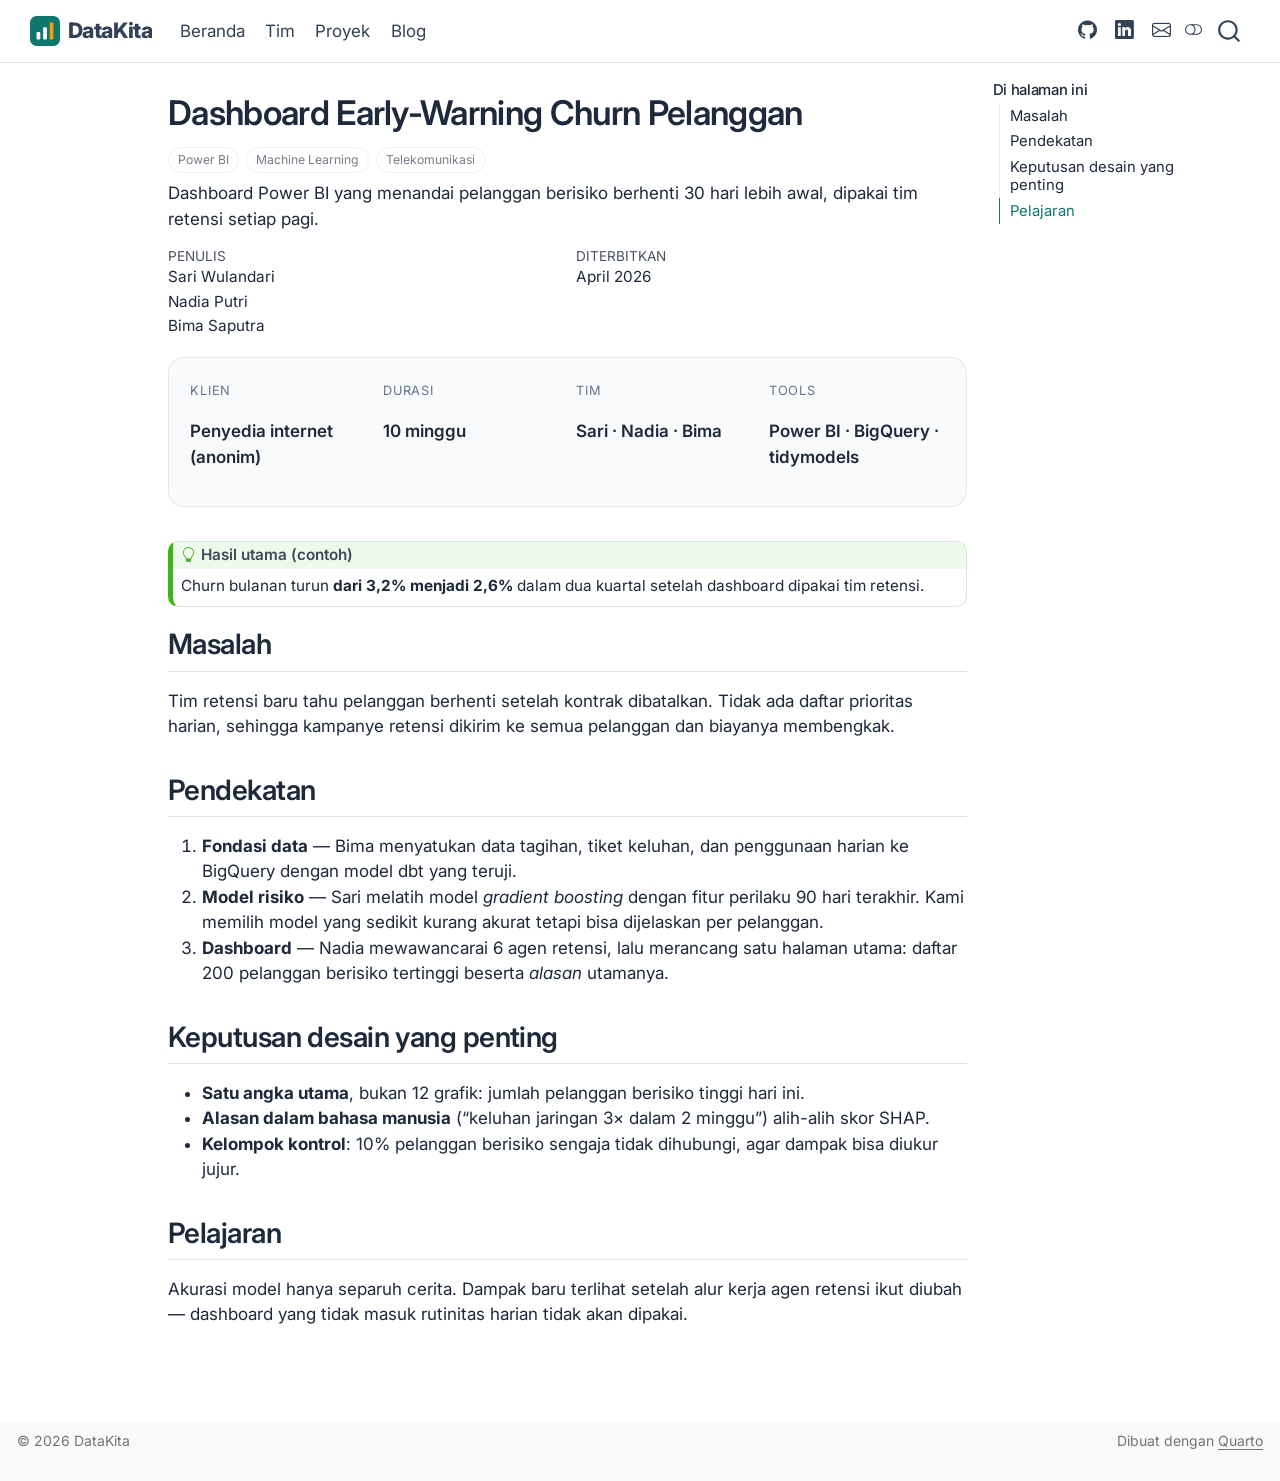
<file: proyek/dashboard-churn/index.html>
<!DOCTYPE html>
<html xmlns="http://www.w3.org/1999/xhtml" lang="id" xml:lang="id"><head>

<meta charset="utf-8">
<meta name="generator" content="quarto-1.10.18">

<meta name="viewport" content="width=device-width, initial-scale=1.0, user-scalable=yes">

<meta name="author" content="Sari Wulandari">
<meta name="author" content="Nadia Putri">
<meta name="author" content="Bima Saputra">
<meta name="description" content="Dashboard Power BI yang menandai pelanggan berisiko berhenti 30 hari lebih awal, dipakai tim retensi setiap pagi.">

<title>Dashboard Early-Warning Churn Pelanggan – DataKita</title>
<style>
/* Default styles provided by pandoc.
** See https://pandoc.org/MANUAL.html#variables-for-html for config info.
*/
span.smallcaps{font-variant: small-caps;}
div.columns{display: flex; gap: 1.5em;}
div.column{flex: auto;}
@media screen {
div.columns{gap: min(4vw, 1.5em);}
div.column{overflow-x: auto;}
}
div.hanging-indent{margin-left: 1.5em; text-indent: -1.5em;}
ul.task-list{list-style: none;}
ul.task-list li input[type="checkbox"] {
  width: 0.8em;
  margin: 0 0.8em 0.2em -1em; /* quarto-specific, see https://github.com/quarto-dev/quarto-cli/issues/4556 */ 
  vertical-align: middle;
}
</style>


<script src="../../site_libs/quarto-nav/quarto-nav.js"></script>
<script src="../../site_libs/quarto-nav/headroom.min.js"></script>
<script src="../../site_libs/clipboard/clipboard.min.js"></script>
<script src="../../site_libs/quarto-search/autocomplete.umd.js"></script>
<script src="../../site_libs/quarto-search/fuse.min.js"></script>
<script src="../../site_libs/quarto-search/quarto-search.js"></script>
<meta name="quarto:offset" content="../../">
<link href="../../assets/favicon.svg" rel="icon" type="image/svg+xml">
<script src="../../site_libs/quarto-html/quarto.js" type="module"></script>
<script src="../../site_libs/quarto-html/tabsets/tabsets.js" type="module"></script>
<script src="../../site_libs/quarto-html/popper.min.js"></script>
<script src="../../site_libs/quarto-html/tippy.umd.min.js"></script>
<script src="../../site_libs/quarto-html/anchor.min.js"></script>
<link href="../../site_libs/quarto-html/tippy.css" rel="stylesheet">
<link href="../../site_libs/quarto-html/quarto-syntax-highlighting-73b0ff3878a4e6fc3716dc69a6aaefa3.css" rel="stylesheet" class="quarto-color-scheme" id="quarto-text-highlighting-styles">
<link href="../../site_libs/quarto-html/quarto-syntax-highlighting-dark-a60fab2f8a066d0ce7bf48d8b28043cc.css" rel="stylesheet" class="quarto-color-scheme quarto-color-alternate" id="quarto-text-highlighting-styles">
<link href="../../site_libs/quarto-html/quarto-syntax-highlighting-73b0ff3878a4e6fc3716dc69a6aaefa3.css" rel="stylesheet" class="quarto-color-scheme-extra" id="quarto-text-highlighting-styles">
<script src="../../site_libs/bootstrap/bootstrap.min.js"></script>
<link href="../../site_libs/bootstrap/bootstrap-icons.css" rel="stylesheet">
<link href="../../site_libs/bootstrap/bootstrap-5b2e9976ec29973fca49a6fc6ba14050.min.css" rel="stylesheet" append-hash="true" class="quarto-color-scheme" id="quarto-bootstrap" data-mode="light">
<link href="../../site_libs/bootstrap/bootstrap-dark-0a37136e30e6ea5a06de102430ccf862.min.css" rel="stylesheet" append-hash="true" class="quarto-color-scheme quarto-color-alternate" id="quarto-bootstrap" data-mode="dark">
<link href="../../site_libs/bootstrap/bootstrap-5b2e9976ec29973fca49a6fc6ba14050.min.css" rel="stylesheet" append-hash="true" class="quarto-color-scheme-extra" id="quarto-bootstrap" data-mode="light">
<script id="quarto-search-options" type="application/json">{
  "location": "navbar",
  "copy-button": false,
  "collapse-after": 3,
  "panel-placement": "end",
  "type": "overlay",
  "limit": 50,
  "keyboard-shortcut": [
    "f",
    "/",
    "s"
  ],
  "show-item-context": false,
  "language": {
    "search-no-results-text": "Tidak ada hasil",
    "search-matching-documents-text": "dokumen cocok",
    "search-copy-link-title": "Salin tautan untuk mencari",
    "search-hide-matches-text": "Sembunyikan kecocokan lainnya",
    "search-more-match-text": "kecocokan lainnya di dokumen ini",
    "search-more-matches-text": "kecocokan lainnya di dokumen ini",
    "search-clear-button-title": "Hapus",
    "search-text-placeholder": "",
    "search-detached-cancel-button-title": "Batal",
    "search-submit-button-title": "Kirim",
    "search-label": "Mencari"
  }
}</script>
<style>html{ scroll-behavior: smooth; }</style>
<link rel="preconnect" href="https://fonts.googleapis.com">
<link rel="preconnect" href="https://fonts.gstatic.com" crossorigin="">
<link href="https://fonts.googleapis.com/css2?family=Inter:wght@400;500;600;700;800&amp;family=JetBrains+Mono:wght@400;500&amp;display=swap" rel="stylesheet">


<meta property="og:title" content="Dashboard Early-Warning Churn Pelanggan – DataKita">
<meta property="og:description" content="Dashboard Power BI yang menandai pelanggan berisiko berhenti 30 hari lebih awal, dipakai tim retensi setiap pagi.">
<meta property="og:image" content="https://USERNAME.github.io/portofolio-tim/proyek/dashboard-churn/thumbnail.svg">
<meta property="og:site_name" content="DataKita">
</head>

<body class="nav-fixed quarto-light"><script id="quarto-html-before-body" type="application/javascript">
    const toggleBodyColorMode = (bsSheetEl) => {
      const mode = bsSheetEl.getAttribute("data-mode");
      const bodyEl = window.document.querySelector("body");
      if (mode === "dark") {
        bodyEl.classList.add("quarto-dark");
        bodyEl.classList.remove("quarto-light");
      } else {
        bodyEl.classList.add("quarto-light");
        bodyEl.classList.remove("quarto-dark");
      }
    }
    const toggleBodyColorPrimary = () => {
      const bsSheetEl = window.document.querySelector("link#quarto-bootstrap:not([rel=disabled-stylesheet])");
      if (bsSheetEl) {
        toggleBodyColorMode(bsSheetEl);
      }
    }
    const setColorSchemeToggle = (alternate) => {
      const toggles = window.document.querySelectorAll('.quarto-color-scheme-toggle');
      for (let i=0; i < toggles.length; i++) {
        const toggle = toggles[i];
        if (toggle) {
          if (alternate) {
            toggle.classList.add("alternate");
          } else {
            toggle.classList.remove("alternate");
          }
        }
      }
    };
    const toggleColorMode = (alternate) => {
      // Switch the stylesheets
      const primaryStylesheets = window.document.querySelectorAll('link.quarto-color-scheme:not(.quarto-color-alternate)');
      const alternateStylesheets = window.document.querySelectorAll('link.quarto-color-scheme.quarto-color-alternate');
      manageTransitions('#quarto-margin-sidebar .nav-link', false);
      if (alternate) {
        // note: dark is layered on light, we don't disable primary!
        enableStylesheet(alternateStylesheets);
        for (const sheetNode of alternateStylesheets) {
          if (sheetNode.id === "quarto-bootstrap") {
            toggleBodyColorMode(sheetNode);
          }
        }
      } else {
        disableStylesheet(alternateStylesheets);
        enableStylesheet(primaryStylesheets)
        toggleBodyColorPrimary();
      }
      manageTransitions('#quarto-margin-sidebar .nav-link', true);
      // Switch the toggles
      setColorSchemeToggle(alternate)
      // Hack to workaround the fact that safari doesn't
      // properly recolor the scrollbar when toggling (#1455)
      if (navigator.userAgent.indexOf('Safari') > 0 && navigator.userAgent.indexOf('Chrome') == -1) {
        manageTransitions("body", false);
        window.scrollTo(0, 1);
        setTimeout(() => {
          window.scrollTo(0, 0);
          manageTransitions("body", true);
        }, 40);
      }
    }
    const disableStylesheet = (stylesheets) => {
      for (let i=0; i < stylesheets.length; i++) {
        const stylesheet = stylesheets[i];
        stylesheet.rel = 'disabled-stylesheet';
      }
    }
    const enableStylesheet = (stylesheets) => {
      for (let i=0; i < stylesheets.length; i++) {
        const stylesheet = stylesheets[i];
        if(stylesheet.rel !== 'stylesheet') { // for Chrome, which will still FOUC without this check
          stylesheet.rel = 'stylesheet';
        }
      }
    }
    const manageTransitions = (selector, allowTransitions) => {
      const els = window.document.querySelectorAll(selector);
      for (let i=0; i < els.length; i++) {
        const el = els[i];
        if (allowTransitions) {
          el.classList.remove('notransition');
        } else {
          el.classList.add('notransition');
        }
      }
    }
    const isFileUrl = () => {
      return window.location.protocol === 'file:';
    }
    const hasAlternateSentinel = () => {
      let styleSentinel = getColorSchemeSentinel();
      if (styleSentinel !== null) {
        return styleSentinel === "alternate";
      } else {
        return false;
      }
    }
    const setStyleSentinel = (alternate) => {
      const value = alternate ? "alternate" : "default";
      if (!isFileUrl()) {
        window.localStorage.setItem("quarto-color-scheme", value);
      } else {
        localAlternateSentinel = value;
      }
    }
    const getColorSchemeSentinel = () => {
      if (!isFileUrl()) {
        const storageValue = window.localStorage.getItem("quarto-color-scheme");
        return storageValue != null ? storageValue : localAlternateSentinel;
      } else {
        return localAlternateSentinel;
      }
    }
    const toggleGiscusIfUsed = (isAlternate, darkModeDefault) => {
      const baseTheme = document.querySelector('#giscus-base-theme')?.value ?? 'light';
      const alternateTheme = document.querySelector('#giscus-alt-theme')?.value ?? 'dark';
      let newTheme = '';
      if(authorPrefersDark) {
        newTheme = isAlternate ? baseTheme : alternateTheme;
      } else {
        newTheme = isAlternate ? alternateTheme : baseTheme;
      }
      const changeGiscusTheme = () => {
        // From: https://github.com/giscus/giscus/issues/336
        const sendMessage = (message) => {
          const iframe = document.querySelector('iframe.giscus-frame');
          if (!iframe) return;
          iframe.contentWindow.postMessage({ giscus: message }, 'https://giscus.app');
        }
        sendMessage({
          setConfig: {
            theme: newTheme
          }
        });
      }
      const isGiscussLoaded = window.document.querySelector('iframe.giscus-frame') !== null;
      if (isGiscussLoaded) {
        changeGiscusTheme();
      }
    };
    const authorPrefersDark = false;
    const darkModeDefault = authorPrefersDark;
      document.querySelector('link#quarto-text-highlighting-styles.quarto-color-scheme-extra').rel = 'disabled-stylesheet';
      document.querySelector('link#quarto-bootstrap.quarto-color-scheme-extra').rel = 'disabled-stylesheet';
    let localAlternateSentinel = darkModeDefault ? 'alternate' : 'default';
    // Dark / light mode switch
    window.quartoToggleColorScheme = () => {
      // Read the current dark / light value
      let toAlternate = !hasAlternateSentinel();
      toggleColorMode(toAlternate);
      setStyleSentinel(toAlternate);
      toggleGiscusIfUsed(toAlternate, darkModeDefault);
      window.dispatchEvent(new Event('resize'));
    };
    // Switch to dark mode if need be
    if (hasAlternateSentinel()) {
      toggleColorMode(true);
    } else {
      toggleColorMode(false);
    }
  </script>

<div id="quarto-search-results"></div>
  <header id="quarto-header" class="headroom fixed-top">
    <nav class="navbar navbar-expand-lg " data-bs-theme="dark">
      <div class="navbar-container container-fluid">
      <div class="navbar-brand-container mx-auto">
    <a href="../../index.html" class="navbar-brand navbar-brand-logo">
    <img src="../../assets/logo.svg" alt="Logo DataKita" class="navbar-logo light-content">
    <img src="../../assets/logo.svg" alt="Logo DataKita" class="navbar-logo dark-content">
    </a>
    <a class="navbar-brand" href="../../index.html">
    <span class="navbar-title">DataKita</span>
    </a>
  </div>
            <div id="quarto-search" class="" title="Mencari"></div>
          <button class="navbar-toggler" type="button" data-bs-toggle="collapse" data-bs-target="#navbarCollapse" aria-controls="navbarCollapse" role="menu" aria-expanded="false" aria-label="Alihkan navigasi" onclick="if (window.quartoToggleHeadroom) { window.quartoToggleHeadroom(); }">
  <span class="navbar-toggler-icon"></span>
</button>
          <div class="collapse navbar-collapse" id="navbarCollapse">
            <ul class="navbar-nav navbar-nav-scroll me-auto">
  <li class="nav-item">
    <a class="nav-link" href="../../index.html"> 
<span class="menu-text">Beranda</span></a>
  </li>  
  <li class="nav-item">
    <a class="nav-link" href="../../tim.html"> 
<span class="menu-text">Tim</span></a>
  </li>  
  <li class="nav-item">
    <a class="nav-link" href="../../proyek.html"> 
<span class="menu-text">Proyek</span></a>
  </li>  
  <li class="nav-item">
    <a class="nav-link" href="../../blog.html"> 
<span class="menu-text">Blog</span></a>
  </li>  
</ul>
            <ul class="navbar-nav navbar-nav-scroll ms-auto">
  <li class="nav-item compact">
    <a class="nav-link" href="https://github.com/USERNAME"> <i class="bi bi-github" role="img" aria-label="GitHub">
</i> 
<span class="menu-text"></span></a>
  </li>  
  <li class="nav-item compact">
    <a class="nav-link" href="https://www.linkedin.com/"> <i class="bi bi-linkedin" role="img" aria-label="LinkedIn">
</i> 
<span class="menu-text"></span></a>
  </li>  
  <li class="nav-item compact">
    <a class="nav-link" href="mailto:halo@datakita.example"> <i class="bi bi-envelope" role="img" aria-label="Email">
</i> 
<span class="menu-text"></span></a>
  </li>  
</ul>
          </div> <!-- /navcollapse -->
            <div class="quarto-navbar-tools">
  <a href="" class="quarto-color-scheme-toggle quarto-navigation-tool  px-1" onclick="window.quartoToggleColorScheme(); return false;" title="Alihkan mode gelap"><i class="bi"></i></a>
</div>
      </div> <!-- /container-fluid -->
    </nav>
</header>
<!-- content -->
<div id="quarto-content" class="quarto-container page-columns page-rows-contents page-layout-article page-navbar">
<!-- sidebar -->
<!-- margin-sidebar -->
    <div id="quarto-margin-sidebar" class="sidebar margin-sidebar">
        <nav id="TOC" role="doc-toc" class="toc-active">
    <h2 id="toc-title">Di halaman ini</h2>
   
  <ul>
  <li><a href="#masalah" id="toc-masalah" class="nav-link active" data-scroll-target="#masalah">Masalah</a></li>
  <li><a href="#pendekatan" id="toc-pendekatan" class="nav-link" data-scroll-target="#pendekatan">Pendekatan</a></li>
  <li><a href="#keputusan-desain-yang-penting" id="toc-keputusan-desain-yang-penting" class="nav-link" data-scroll-target="#keputusan-desain-yang-penting">Keputusan desain yang penting</a></li>
  <li><a href="#pelajaran" id="toc-pelajaran" class="nav-link" data-scroll-target="#pelajaran">Pelajaran</a></li>
  </ul>
</nav>
    </div>
<!-- main -->
<main class="content" id="quarto-document-content">


<header id="title-block-header" class="quarto-title-block default">
<div class="quarto-title">
<h1 class="title">Dashboard Early-Warning Churn Pelanggan</h1>
  <div class="quarto-categories">
    <div class="quarto-category">Power BI</div>
    <div class="quarto-category">Machine Learning</div>
    <div class="quarto-category">Telekomunikasi</div>
  </div>
  </div>

<div>
  <div class="description">
    Dashboard Power BI yang menandai pelanggan berisiko berhenti 30 hari lebih awal, dipakai tim retensi setiap pagi.
  </div>
</div>


<div class="quarto-title-meta">

    <div>
    <div class="quarto-title-meta-heading">Penulis</div>
    <div class="quarto-title-meta-contents">
             <p>Sari Wulandari </p>
             <p>Nadia Putri </p>
             <p>Bima Saputra </p>
          </div>
  </div>
    
    <div>
    <div class="quarto-title-meta-heading">Diterbitkan</div>
    <div class="quarto-title-meta-contents">
      <p class="date">April 2026</p>
    </div>
  </div>
  
    
  </div>
  


</header>


<div class="project-meta">
<div>
<p><span class="label">Klien</span></p>
<p><span class="value">Penyedia internet (anonim)</span></p>
</div>
<div>
<p><span class="label">Durasi</span></p>
<p><span class="value">10 minggu</span></p>
</div>
<div>
<p><span class="label">Tim</span></p>
<p><span class="value">Sari · Nadia · Bima</span></p>
</div>
<div>
<p><span class="label">Tools</span></p>
<p><span class="value">Power BI · BigQuery · tidymodels</span></p>
</div>
</div>
<div class="callout callout-style-default callout-tip callout-titled">
<div class="callout-header d-flex align-content-center">
<div class="callout-icon-container">
<i class="callout-icon"></i>
</div>
<div class="callout-title-container flex-fill">
<span class="screen-reader-only">Tip</span>Hasil utama (contoh)
</div>
</div>
<div class="callout-body-container callout-body">
<p>Churn bulanan turun <strong>dari 3,2% menjadi 2,6%</strong> dalam dua kuartal setelah dashboard dipakai tim retensi.</p>
</div>
</div>
<section id="masalah" class="level2">
<h2 class="anchored" data-anchor-id="masalah">Masalah</h2>
<p>Tim retensi baru tahu pelanggan berhenti setelah kontrak dibatalkan. Tidak ada daftar prioritas harian, sehingga kampanye retensi dikirim ke semua pelanggan dan biayanya membengkak.</p>
</section>
<section id="pendekatan" class="level2">
<h2 class="anchored" data-anchor-id="pendekatan">Pendekatan</h2>
<ol type="1">
<li><strong>Fondasi data</strong> — Bima menyatukan data tagihan, tiket keluhan, dan penggunaan harian ke BigQuery dengan model dbt yang teruji.</li>
<li><strong>Model risiko</strong> — Sari melatih model <em>gradient boosting</em> dengan fitur perilaku 90 hari terakhir. Kami memilih model yang sedikit kurang akurat tetapi bisa dijelaskan per pelanggan.</li>
<li><strong>Dashboard</strong> — Nadia mewawancarai 6 agen retensi, lalu merancang satu halaman utama: daftar 200 pelanggan berisiko tertinggi beserta <em>alasan</em> utamanya.</li>
</ol>
</section>
<section id="keputusan-desain-yang-penting" class="level2">
<h2 class="anchored" data-anchor-id="keputusan-desain-yang-penting">Keputusan desain yang penting</h2>
<ul>
<li><strong>Satu angka utama</strong>, bukan 12 grafik: jumlah pelanggan berisiko tinggi hari ini.</li>
<li><strong>Alasan dalam bahasa manusia</strong> (“keluhan jaringan 3× dalam 2 minggu”) alih-alih skor SHAP.</li>
<li><strong>Kelompok kontrol</strong>: 10% pelanggan berisiko sengaja tidak dihubungi, agar dampak bisa diukur jujur.</li>
</ul>
</section>
<section id="pelajaran" class="level2">
<h2 class="anchored" data-anchor-id="pelajaran">Pelajaran</h2>
<p>Akurasi model hanya separuh cerita. Dampak baru terlihat setelah alur kerja agen retensi ikut diubah — dashboard yang tidak masuk rutinitas harian tidak akan dipakai.</p>


</section>

<a onclick="window.scrollTo(0, 0); return false;" role="button" id="quarto-back-to-top"><i class="bi bi-arrow-up"></i> Kembali ke atas</a></main> <!-- /main -->
<script id="quarto-html-after-body" type="application/javascript">
  window.document.addEventListener("DOMContentLoaded", function (event) {
    // Ensure there is a toggle, if there isn't float one in the top right
    if (window.document.querySelector('.quarto-color-scheme-toggle') === null) {
      const a = window.document.createElement('a');
      a.classList.add('top-right');
      a.classList.add('quarto-color-scheme-toggle');
      a.href = "";
      a.onclick = function() { try { window.quartoToggleColorScheme(); } catch {} return false; };
      const i = window.document.createElement("i");
      i.classList.add('bi');
      a.appendChild(i);
      window.document.body.appendChild(a);
    }
    setColorSchemeToggle(hasAlternateSentinel())
    const icon = "";
    const anchorJS = new window.AnchorJS();
    anchorJS.options = {
      placement: 'right',
      icon: icon
    };
    anchorJS.add('.anchored');
    const isCodeAnnotation = (el) => {
      for (const clz of el.classList) {
        if (clz.startsWith('code-annotation-')) {                     
          return true;
        }
      }
      return false;
    }
    const onCopySuccess = function(e) {
      // button target
      const button = e.trigger;
      // don't keep focus
      button.blur();
      // flash "checked"
      button.classList.add('code-copy-button-checked');
      var currentTitle = button.getAttribute("title");
      button.setAttribute("title", "Disalin!");
      let tooltip;
      if (window.bootstrap) {
        button.setAttribute("data-bs-toggle", "tooltip");
        button.setAttribute("data-bs-placement", "left");
        button.setAttribute("data-bs-title", "Disalin!");
        tooltip = new bootstrap.Tooltip(button, 
          { trigger: "manual", 
            customClass: "code-copy-button-tooltip",
            offset: [0, -8]});
        tooltip.show();    
      }
      setTimeout(function() {
        if (tooltip) {
          tooltip.hide();
          button.removeAttribute("data-bs-title");
          button.removeAttribute("data-bs-toggle");
          button.removeAttribute("data-bs-placement");
        }
        button.setAttribute("title", currentTitle);
        button.classList.remove('code-copy-button-checked');
      }, 1000);
      // clear code selection
      e.clearSelection();
    }
    const getTextToCopy = function(trigger) {
      const outerScaffold = trigger.parentElement.cloneNode(true);
      const codeEl = outerScaffold.querySelector('code');
      for (const childEl of codeEl.children) {
        if (isCodeAnnotation(childEl)) {
          childEl.remove();
        }
      }
      return codeEl.innerText;
    }
    const clipboard = new window.ClipboardJS('.code-copy-button:not([data-in-quarto-modal])', {
      text: getTextToCopy
    });
    clipboard.on('success', onCopySuccess);
    if (window.document.getElementById('quarto-embedded-source-code-modal')) {
      const clipboardModal = new window.ClipboardJS('.code-copy-button[data-in-quarto-modal]', {
        text: getTextToCopy,
        container: window.document.getElementById('quarto-embedded-source-code-modal')
      });
      clipboardModal.on('success', onCopySuccess);
    }
      var localhostRegex = new RegExp(/^(?:http|https):\/\/localhost\:?[0-9]*\//);
      var mailtoRegex = new RegExp(/^mailto:/);
        var filterRegex = new RegExp("https:\/\/USERNAME\.github\.io\/portofolio-tim");
      var isInternal = (href) => {
          return filterRegex.test(href) || localhostRegex.test(href) || mailtoRegex.test(href);
      }
      // Inspect non-navigation links and adorn them if external
     var links = window.document.querySelectorAll('a[href]:not(.nav-link):not(.navbar-brand):not(.toc-action):not(.sidebar-link):not(.sidebar-item-toggle):not(.pagination-link):not(.no-external):not([aria-hidden]):not(.dropdown-item):not(.quarto-navigation-tool):not(.about-link)');
      for (var i=0; i<links.length; i++) {
        const link = links[i];
        if (!isInternal(link.href)) {
          // undo the damage that might have been done by quarto-nav.js in the case of
          // links that we want to consider external
          if (link.dataset.originalHref !== undefined) {
            link.href = link.dataset.originalHref;
          }
            // target, if specified
            link.setAttribute("target", "_blank");
            if (link.getAttribute("rel") === null) {
              link.setAttribute("rel", "noopener");
            }
        }
      }
    function tippyHover(el, contentFn, onTriggerFn, onUntriggerFn) {
      const config = {
        allowHTML: true,
        maxWidth: 500,
        delay: 100,
        arrow: false,
        appendTo: function(el) {
            return el.parentElement;
        },
        interactive: true,
        interactiveBorder: 10,
        theme: 'quarto',
        placement: 'bottom-start',
      };
      if (contentFn) {
        config.content = contentFn;
      }
      if (onTriggerFn) {
        config.onTrigger = onTriggerFn;
      }
      if (onUntriggerFn) {
        config.onUntrigger = onUntriggerFn;
      }
      window.tippy(el, config); 
    }
    const noterefs = window.document.querySelectorAll('a[role="doc-noteref"]');
    for (var i=0; i<noterefs.length; i++) {
      const ref = noterefs[i];
      tippyHover(ref, function() {
        // use id or data attribute instead here
        let href = ref.getAttribute('data-footnote-href') || ref.getAttribute('href');
        try { href = new URL(href).hash; } catch {}
        const id = href.replace(/^#\/?/, "");
        const note = window.document.getElementById(id);
        if (note) {
          return note.innerHTML;
        } else {
          return "";
        }
      });
    }
    const xrefs = window.document.querySelectorAll('a.quarto-xref');
    const processXRef = (id, note) => {
      // Strip column container classes
      const stripColumnClz = (el) => {
        el.classList.remove("page-full", "page-columns");
        if (el.children) {
          for (const child of el.children) {
            stripColumnClz(child);
          }
        }
      }
      stripColumnClz(note)
      if (id === null || id.startsWith('sec-')) {
        // Special case sections, only their first couple elements
        const container = document.createElement("div");
        if (note.children && note.children.length > 2) {
          container.appendChild(note.children[0].cloneNode(true));
          for (let i = 1; i < note.children.length; i++) {
            const child = note.children[i];
            if (child.tagName === "P" && child.innerText === "") {
              continue;
            } else {
              container.appendChild(child.cloneNode(true));
              break;
            }
          }
          if (window.Quarto?.typesetMath) {
            window.Quarto.typesetMath(container);
          }
          return container.innerHTML
        } else {
          if (window.Quarto?.typesetMath) {
            window.Quarto.typesetMath(note);
          }
          return note.innerHTML;
        }
      } else {
        // Remove any anchor links if they are present
        const anchorLink = note.querySelector('a.anchorjs-link');
        if (anchorLink) {
          anchorLink.remove();
        }
        if (window.Quarto?.typesetMath) {
          window.Quarto.typesetMath(note);
        }
        if (note.classList.contains("callout")) {
          return note.outerHTML;
        } else {
          return note.innerHTML;
        }
      }
    }
    for (var i=0; i<xrefs.length; i++) {
      const xref = xrefs[i];
      tippyHover(xref, undefined, function(instance) {
        instance.disable();
        let url = xref.getAttribute('href');
        let hash = undefined; 
        if (url.startsWith('#')) {
          hash = url;
        } else {
          try { hash = new URL(url).hash; } catch {}
        }
        if (hash) {
          const id = hash.replace(/^#\/?/, "");
          const note = window.document.getElementById(id);
          if (note !== null) {
            try {
              const html = processXRef(id, note.cloneNode(true));
              instance.setContent(html);
            } finally {
              instance.enable();
              instance.show();
            }
          } else {
            // See if we can fetch this
            fetch(url.split('#')[0])
            .then(res => res.text())
            .then(html => {
              const parser = new DOMParser();
              const htmlDoc = parser.parseFromString(html, "text/html");
              const note = htmlDoc.getElementById(id);
              if (note !== null) {
                const html = processXRef(id, note);
                instance.setContent(html);
              } 
            }).finally(() => {
              instance.enable();
              instance.show();
            });
          }
        } else {
          // See if we can fetch a full url (with no hash to target)
          // This is a special case and we should probably do some content thinning / targeting
          fetch(url)
          .then(res => res.text())
          .then(html => {
            const parser = new DOMParser();
            const htmlDoc = parser.parseFromString(html, "text/html");
            const note = htmlDoc.querySelector('main.content');
            if (note !== null) {
              // This should only happen for chapter cross references
              // (since there is no id in the URL)
              // remove the first header
              if (note.children.length > 0 && note.children[0].tagName === "HEADER") {
                note.children[0].remove();
              }
              const html = processXRef(null, note);
              instance.setContent(html);
            } 
          }).finally(() => {
            instance.enable();
            instance.show();
          });
        }
      }, function(instance) {
      });
    }
        let selectedAnnoteEl;
        const selectorForAnnotation = ( cell, annotation) => {
          let cellAttr = 'data-code-cell="' + cell + '"';
          let lineAttr = 'data-code-annotation="' +  annotation + '"';
          const selector = 'span[' + cellAttr + '][' + lineAttr + ']';
          return selector;
        }
        const selectCodeLines = (annoteEl) => {
          const doc = window.document;
          const targetCell = annoteEl.getAttribute("data-target-cell");
          const targetAnnotation = annoteEl.getAttribute("data-target-annotation");
          const annoteSpan = window.document.querySelector(selectorForAnnotation(targetCell, targetAnnotation));
          const lines = annoteSpan.getAttribute("data-code-lines").split(",");
          const lineIds = lines.map((line) => {
            return targetCell + "-" + line;
          })
          let top = null;
          let height = null;
          let parent = null;
          if (lineIds.length > 0) {
              //compute the position of the single el (top and bottom and make a div)
              const el = window.document.getElementById(lineIds[0]);
              top = el.offsetTop;
              height = el.offsetHeight;
              parent = el.parentElement.parentElement;
            if (lineIds.length > 1) {
              const lastEl = window.document.getElementById(lineIds[lineIds.length - 1]);
              const bottom = lastEl.offsetTop + lastEl.offsetHeight;
              height = bottom - top;
            }
            if (top !== null && height !== null && parent !== null) {
              // cook up a div (if necessary) and position it 
              let div = window.document.getElementById("code-annotation-line-highlight");
              if (div === null) {
                div = window.document.createElement("div");
                div.setAttribute("id", "code-annotation-line-highlight");
                div.style.position = 'absolute';
                parent.appendChild(div);
              }
              div.style.top = top - 2 + "px";
              div.style.height = height + 4 + "px";
              div.style.left = 0;
              let gutterDiv = window.document.getElementById("code-annotation-line-highlight-gutter");
              if (gutterDiv === null) {
                gutterDiv = window.document.createElement("div");
                gutterDiv.setAttribute("id", "code-annotation-line-highlight-gutter");
                gutterDiv.style.position = 'absolute';
                const codeCell = window.document.getElementById(targetCell);
                const gutter = codeCell.querySelector('.code-annotation-gutter');
                gutter.appendChild(gutterDiv);
              }
              gutterDiv.style.top = top - 2 + "px";
              gutterDiv.style.height = height + 4 + "px";
            }
            selectedAnnoteEl = annoteEl;
          }
        };
        const unselectCodeLines = () => {
          const elementsIds = ["code-annotation-line-highlight", "code-annotation-line-highlight-gutter"];
          elementsIds.forEach((elId) => {
            const div = window.document.getElementById(elId);
            if (div) {
              div.remove();
            }
          });
          selectedAnnoteEl = undefined;
        };
          // Handle positioning of the toggle
      window.addEventListener(
        "resize",
        throttle(() => {
          elRect = undefined;
          if (selectedAnnoteEl) {
            selectCodeLines(selectedAnnoteEl);
          }
        }, 10)
      );
      function throttle(fn, ms) {
      let throttle = false;
      let timer;
        return (...args) => {
          if(!throttle) { // first call gets through
              fn.apply(this, args);
              throttle = true;
          } else { // all the others get throttled
              if(timer) clearTimeout(timer); // cancel #2
              timer = setTimeout(() => {
                fn.apply(this, args);
                timer = throttle = false;
              }, ms);
          }
        };
      }
        // Attach click handler to the DT
        const annoteDls = window.document.querySelectorAll('dt[data-target-cell]');
        for (const annoteDlNode of annoteDls) {
          annoteDlNode.addEventListener('click', (event) => {
            const clickedEl = event.target;
            if (clickedEl !== selectedAnnoteEl) {
              unselectCodeLines();
              const activeEl = window.document.querySelector('dt[data-target-cell].code-annotation-active');
              if (activeEl) {
                activeEl.classList.remove('code-annotation-active');
              }
              selectCodeLines(clickedEl);
              clickedEl.classList.add('code-annotation-active');
            } else {
              // Unselect the line
              unselectCodeLines();
              clickedEl.classList.remove('code-annotation-active');
            }
          });
        }
    const findCites = (el) => {
      const parentEl = el.parentElement;
      if (parentEl) {
        const cites = parentEl.dataset.cites;
        if (cites) {
          return {
            el,
            cites: cites.split(' ')
          };
        } else {
          return findCites(el.parentElement)
        }
      } else {
        return undefined;
      }
    };
    var bibliorefs = window.document.querySelectorAll('a[role="doc-biblioref"]');
    for (var i=0; i<bibliorefs.length; i++) {
      const ref = bibliorefs[i];
      const citeInfo = findCites(ref);
      if (citeInfo) {
        tippyHover(citeInfo.el, function() {
          var popup = window.document.createElement('div');
          citeInfo.cites.forEach(function(cite) {
            var citeDiv = window.document.createElement('div');
            citeDiv.classList.add('hanging-indent');
            citeDiv.classList.add('csl-entry');
            var biblioDiv = window.document.getElementById('ref-' + cite);
            if (biblioDiv) {
              citeDiv.innerHTML = biblioDiv.innerHTML;
            }
            popup.appendChild(citeDiv);
          });
          return popup.innerHTML;
        });
      }
    }
  });
  </script>
</div> <!-- /content -->
<footer class="footer">
  <div class="nav-footer">
    <div class="nav-footer-left">
<p>© 2026 DataKita</p>
</div>   
    <div class="nav-footer-center">
      &nbsp;
    </div>
    <div class="nav-footer-right">
<p>Dibuat dengan <a href="https://quarto.org">Quarto</a></p>
</div>
  </div>
</footer>




<script src="../../site_libs/quarto-html/zenscroll-min.js"></script>
</body></html>
</file>
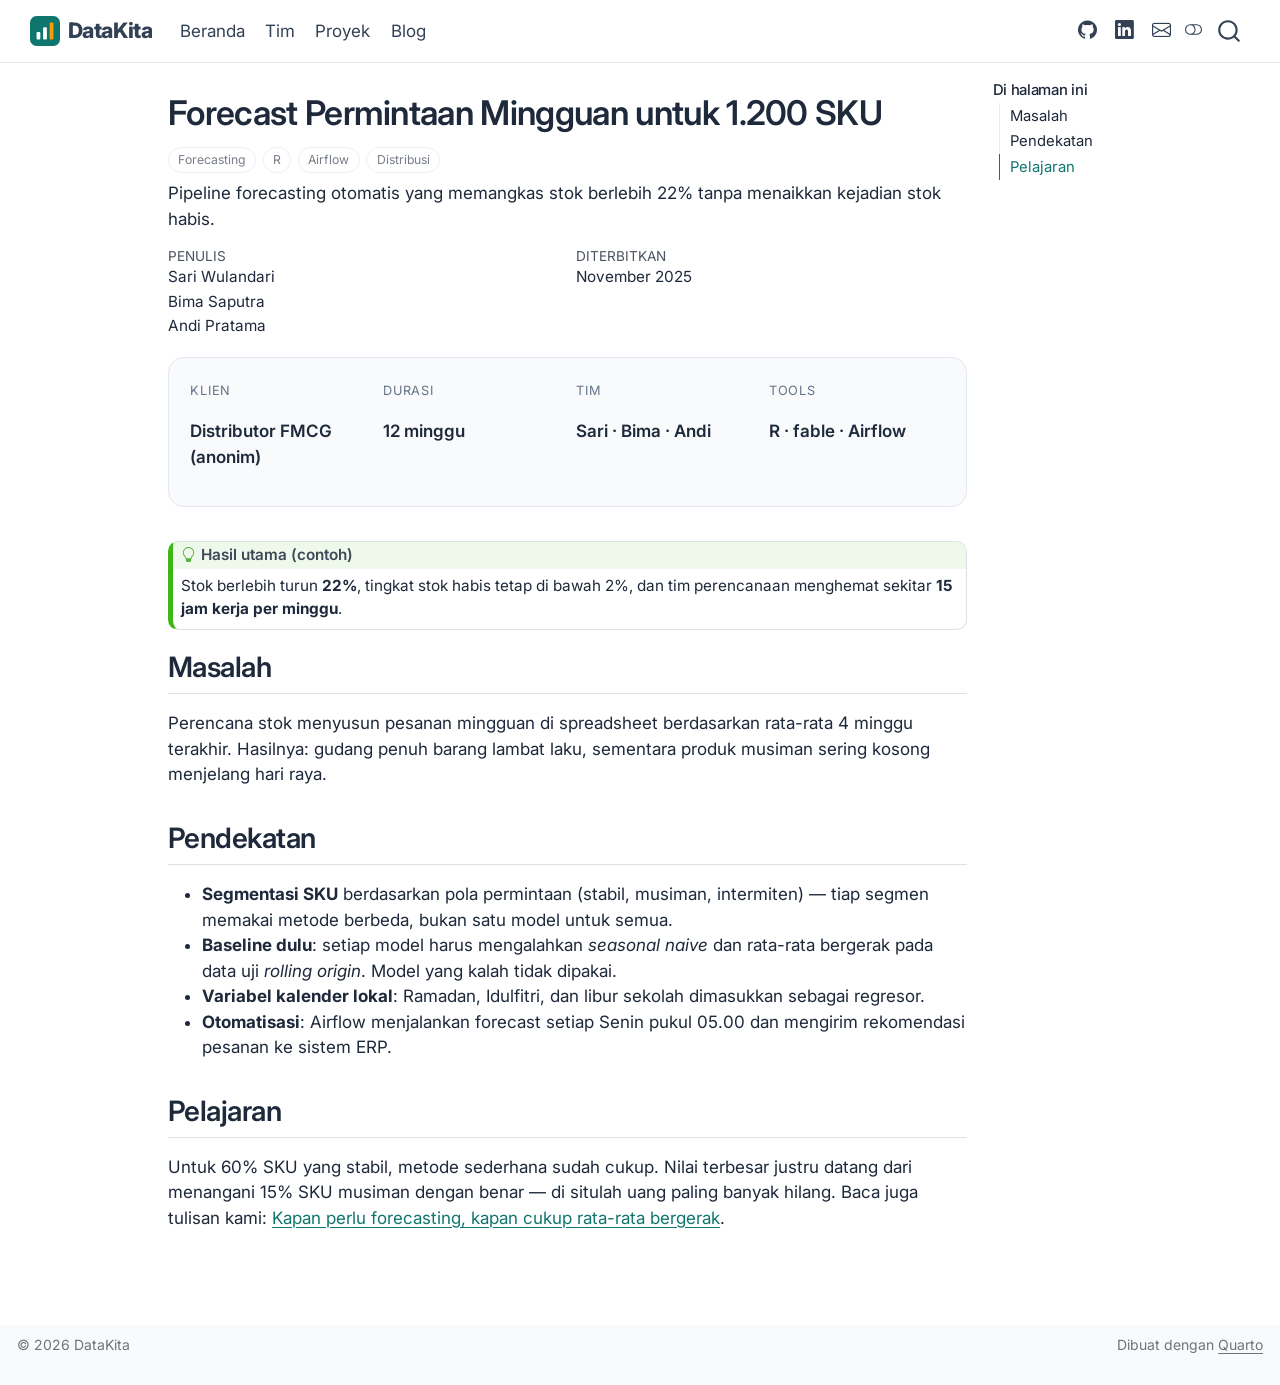
<file: proyek/forecast-permintaan/index.html>
<!DOCTYPE html>
<html xmlns="http://www.w3.org/1999/xhtml" lang="id" xml:lang="id"><head>

<meta charset="utf-8">
<meta name="generator" content="quarto-1.10.18">

<meta name="viewport" content="width=device-width, initial-scale=1.0, user-scalable=yes">

<meta name="author" content="Sari Wulandari">
<meta name="author" content="Bima Saputra">
<meta name="author" content="Andi Pratama">
<meta name="description" content="Pipeline forecasting otomatis yang memangkas stok berlebih 22% tanpa menaikkan kejadian stok habis.">

<title>Forecast Permintaan Mingguan untuk 1.200 SKU – DataKita</title>
<style>
/* Default styles provided by pandoc.
** See https://pandoc.org/MANUAL.html#variables-for-html for config info.
*/
span.smallcaps{font-variant: small-caps;}
div.columns{display: flex; gap: 1.5em;}
div.column{flex: auto;}
@media screen {
div.columns{gap: min(4vw, 1.5em);}
div.column{overflow-x: auto;}
}
div.hanging-indent{margin-left: 1.5em; text-indent: -1.5em;}
ul.task-list{list-style: none;}
ul.task-list li input[type="checkbox"] {
  width: 0.8em;
  margin: 0 0.8em 0.2em -1em; /* quarto-specific, see https://github.com/quarto-dev/quarto-cli/issues/4556 */ 
  vertical-align: middle;
}
</style>


<script src="../../site_libs/quarto-nav/quarto-nav.js"></script>
<script src="../../site_libs/quarto-nav/headroom.min.js"></script>
<script src="../../site_libs/clipboard/clipboard.min.js"></script>
<script src="../../site_libs/quarto-search/autocomplete.umd.js"></script>
<script src="../../site_libs/quarto-search/fuse.min.js"></script>
<script src="../../site_libs/quarto-search/quarto-search.js"></script>
<meta name="quarto:offset" content="../../">
<link href="../../assets/favicon.svg" rel="icon" type="image/svg+xml">
<script src="../../site_libs/quarto-html/quarto.js" type="module"></script>
<script src="../../site_libs/quarto-html/tabsets/tabsets.js" type="module"></script>
<script src="../../site_libs/quarto-html/popper.min.js"></script>
<script src="../../site_libs/quarto-html/tippy.umd.min.js"></script>
<script src="../../site_libs/quarto-html/anchor.min.js"></script>
<link href="../../site_libs/quarto-html/tippy.css" rel="stylesheet">
<link href="../../site_libs/quarto-html/quarto-syntax-highlighting-73b0ff3878a4e6fc3716dc69a6aaefa3.css" rel="stylesheet" class="quarto-color-scheme" id="quarto-text-highlighting-styles">
<link href="../../site_libs/quarto-html/quarto-syntax-highlighting-dark-a60fab2f8a066d0ce7bf48d8b28043cc.css" rel="stylesheet" class="quarto-color-scheme quarto-color-alternate" id="quarto-text-highlighting-styles">
<link href="../../site_libs/quarto-html/quarto-syntax-highlighting-73b0ff3878a4e6fc3716dc69a6aaefa3.css" rel="stylesheet" class="quarto-color-scheme-extra" id="quarto-text-highlighting-styles">
<script src="../../site_libs/bootstrap/bootstrap.min.js"></script>
<link href="../../site_libs/bootstrap/bootstrap-icons.css" rel="stylesheet">
<link href="../../site_libs/bootstrap/bootstrap-5b2e9976ec29973fca49a6fc6ba14050.min.css" rel="stylesheet" append-hash="true" class="quarto-color-scheme" id="quarto-bootstrap" data-mode="light">
<link href="../../site_libs/bootstrap/bootstrap-dark-0a37136e30e6ea5a06de102430ccf862.min.css" rel="stylesheet" append-hash="true" class="quarto-color-scheme quarto-color-alternate" id="quarto-bootstrap" data-mode="dark">
<link href="../../site_libs/bootstrap/bootstrap-5b2e9976ec29973fca49a6fc6ba14050.min.css" rel="stylesheet" append-hash="true" class="quarto-color-scheme-extra" id="quarto-bootstrap" data-mode="light">
<script id="quarto-search-options" type="application/json">{
  "location": "navbar",
  "copy-button": false,
  "collapse-after": 3,
  "panel-placement": "end",
  "type": "overlay",
  "limit": 50,
  "keyboard-shortcut": [
    "f",
    "/",
    "s"
  ],
  "show-item-context": false,
  "language": {
    "search-no-results-text": "Tidak ada hasil",
    "search-matching-documents-text": "dokumen cocok",
    "search-copy-link-title": "Salin tautan untuk mencari",
    "search-hide-matches-text": "Sembunyikan kecocokan lainnya",
    "search-more-match-text": "kecocokan lainnya di dokumen ini",
    "search-more-matches-text": "kecocokan lainnya di dokumen ini",
    "search-clear-button-title": "Hapus",
    "search-text-placeholder": "",
    "search-detached-cancel-button-title": "Batal",
    "search-submit-button-title": "Kirim",
    "search-label": "Mencari"
  }
}</script>
<style>html{ scroll-behavior: smooth; }</style>
<link rel="preconnect" href="https://fonts.googleapis.com">
<link rel="preconnect" href="https://fonts.gstatic.com" crossorigin="">
<link href="https://fonts.googleapis.com/css2?family=Inter:wght@400;500;600;700;800&amp;family=JetBrains+Mono:wght@400;500&amp;display=swap" rel="stylesheet">


<meta property="og:title" content="Forecast Permintaan Mingguan untuk 1.200 SKU – DataKita">
<meta property="og:description" content="Pipeline forecasting otomatis yang memangkas stok berlebih 22% tanpa menaikkan kejadian stok habis.">
<meta property="og:image" content="https://USERNAME.github.io/portofolio-tim/proyek/forecast-permintaan/thumbnail.svg">
<meta property="og:site_name" content="DataKita">
</head>

<body class="nav-fixed quarto-light"><script id="quarto-html-before-body" type="application/javascript">
    const toggleBodyColorMode = (bsSheetEl) => {
      const mode = bsSheetEl.getAttribute("data-mode");
      const bodyEl = window.document.querySelector("body");
      if (mode === "dark") {
        bodyEl.classList.add("quarto-dark");
        bodyEl.classList.remove("quarto-light");
      } else {
        bodyEl.classList.add("quarto-light");
        bodyEl.classList.remove("quarto-dark");
      }
    }
    const toggleBodyColorPrimary = () => {
      const bsSheetEl = window.document.querySelector("link#quarto-bootstrap:not([rel=disabled-stylesheet])");
      if (bsSheetEl) {
        toggleBodyColorMode(bsSheetEl);
      }
    }
    const setColorSchemeToggle = (alternate) => {
      const toggles = window.document.querySelectorAll('.quarto-color-scheme-toggle');
      for (let i=0; i < toggles.length; i++) {
        const toggle = toggles[i];
        if (toggle) {
          if (alternate) {
            toggle.classList.add("alternate");
          } else {
            toggle.classList.remove("alternate");
          }
        }
      }
    };
    const toggleColorMode = (alternate) => {
      // Switch the stylesheets
      const primaryStylesheets = window.document.querySelectorAll('link.quarto-color-scheme:not(.quarto-color-alternate)');
      const alternateStylesheets = window.document.querySelectorAll('link.quarto-color-scheme.quarto-color-alternate');
      manageTransitions('#quarto-margin-sidebar .nav-link', false);
      if (alternate) {
        // note: dark is layered on light, we don't disable primary!
        enableStylesheet(alternateStylesheets);
        for (const sheetNode of alternateStylesheets) {
          if (sheetNode.id === "quarto-bootstrap") {
            toggleBodyColorMode(sheetNode);
          }
        }
      } else {
        disableStylesheet(alternateStylesheets);
        enableStylesheet(primaryStylesheets)
        toggleBodyColorPrimary();
      }
      manageTransitions('#quarto-margin-sidebar .nav-link', true);
      // Switch the toggles
      setColorSchemeToggle(alternate)
      // Hack to workaround the fact that safari doesn't
      // properly recolor the scrollbar when toggling (#1455)
      if (navigator.userAgent.indexOf('Safari') > 0 && navigator.userAgent.indexOf('Chrome') == -1) {
        manageTransitions("body", false);
        window.scrollTo(0, 1);
        setTimeout(() => {
          window.scrollTo(0, 0);
          manageTransitions("body", true);
        }, 40);
      }
    }
    const disableStylesheet = (stylesheets) => {
      for (let i=0; i < stylesheets.length; i++) {
        const stylesheet = stylesheets[i];
        stylesheet.rel = 'disabled-stylesheet';
      }
    }
    const enableStylesheet = (stylesheets) => {
      for (let i=0; i < stylesheets.length; i++) {
        const stylesheet = stylesheets[i];
        if(stylesheet.rel !== 'stylesheet') { // for Chrome, which will still FOUC without this check
          stylesheet.rel = 'stylesheet';
        }
      }
    }
    const manageTransitions = (selector, allowTransitions) => {
      const els = window.document.querySelectorAll(selector);
      for (let i=0; i < els.length; i++) {
        const el = els[i];
        if (allowTransitions) {
          el.classList.remove('notransition');
        } else {
          el.classList.add('notransition');
        }
      }
    }
    const isFileUrl = () => {
      return window.location.protocol === 'file:';
    }
    const hasAlternateSentinel = () => {
      let styleSentinel = getColorSchemeSentinel();
      if (styleSentinel !== null) {
        return styleSentinel === "alternate";
      } else {
        return false;
      }
    }
    const setStyleSentinel = (alternate) => {
      const value = alternate ? "alternate" : "default";
      if (!isFileUrl()) {
        window.localStorage.setItem("quarto-color-scheme", value);
      } else {
        localAlternateSentinel = value;
      }
    }
    const getColorSchemeSentinel = () => {
      if (!isFileUrl()) {
        const storageValue = window.localStorage.getItem("quarto-color-scheme");
        return storageValue != null ? storageValue : localAlternateSentinel;
      } else {
        return localAlternateSentinel;
      }
    }
    const toggleGiscusIfUsed = (isAlternate, darkModeDefault) => {
      const baseTheme = document.querySelector('#giscus-base-theme')?.value ?? 'light';
      const alternateTheme = document.querySelector('#giscus-alt-theme')?.value ?? 'dark';
      let newTheme = '';
      if(authorPrefersDark) {
        newTheme = isAlternate ? baseTheme : alternateTheme;
      } else {
        newTheme = isAlternate ? alternateTheme : baseTheme;
      }
      const changeGiscusTheme = () => {
        // From: https://github.com/giscus/giscus/issues/336
        const sendMessage = (message) => {
          const iframe = document.querySelector('iframe.giscus-frame');
          if (!iframe) return;
          iframe.contentWindow.postMessage({ giscus: message }, 'https://giscus.app');
        }
        sendMessage({
          setConfig: {
            theme: newTheme
          }
        });
      }
      const isGiscussLoaded = window.document.querySelector('iframe.giscus-frame') !== null;
      if (isGiscussLoaded) {
        changeGiscusTheme();
      }
    };
    const authorPrefersDark = false;
    const darkModeDefault = authorPrefersDark;
      document.querySelector('link#quarto-text-highlighting-styles.quarto-color-scheme-extra').rel = 'disabled-stylesheet';
      document.querySelector('link#quarto-bootstrap.quarto-color-scheme-extra').rel = 'disabled-stylesheet';
    let localAlternateSentinel = darkModeDefault ? 'alternate' : 'default';
    // Dark / light mode switch
    window.quartoToggleColorScheme = () => {
      // Read the current dark / light value
      let toAlternate = !hasAlternateSentinel();
      toggleColorMode(toAlternate);
      setStyleSentinel(toAlternate);
      toggleGiscusIfUsed(toAlternate, darkModeDefault);
      window.dispatchEvent(new Event('resize'));
    };
    // Switch to dark mode if need be
    if (hasAlternateSentinel()) {
      toggleColorMode(true);
    } else {
      toggleColorMode(false);
    }
  </script>

<div id="quarto-search-results"></div>
  <header id="quarto-header" class="headroom fixed-top">
    <nav class="navbar navbar-expand-lg " data-bs-theme="dark">
      <div class="navbar-container container-fluid">
      <div class="navbar-brand-container mx-auto">
    <a href="../../index.html" class="navbar-brand navbar-brand-logo">
    <img src="../../assets/logo.svg" alt="Logo DataKita" class="navbar-logo light-content">
    <img src="../../assets/logo.svg" alt="Logo DataKita" class="navbar-logo dark-content">
    </a>
    <a class="navbar-brand" href="../../index.html">
    <span class="navbar-title">DataKita</span>
    </a>
  </div>
            <div id="quarto-search" class="" title="Mencari"></div>
          <button class="navbar-toggler" type="button" data-bs-toggle="collapse" data-bs-target="#navbarCollapse" aria-controls="navbarCollapse" role="menu" aria-expanded="false" aria-label="Alihkan navigasi" onclick="if (window.quartoToggleHeadroom) { window.quartoToggleHeadroom(); }">
  <span class="navbar-toggler-icon"></span>
</button>
          <div class="collapse navbar-collapse" id="navbarCollapse">
            <ul class="navbar-nav navbar-nav-scroll me-auto">
  <li class="nav-item">
    <a class="nav-link" href="../../index.html"> 
<span class="menu-text">Beranda</span></a>
  </li>  
  <li class="nav-item">
    <a class="nav-link" href="../../tim.html"> 
<span class="menu-text">Tim</span></a>
  </li>  
  <li class="nav-item">
    <a class="nav-link" href="../../proyek.html"> 
<span class="menu-text">Proyek</span></a>
  </li>  
  <li class="nav-item">
    <a class="nav-link" href="../../blog.html"> 
<span class="menu-text">Blog</span></a>
  </li>  
</ul>
            <ul class="navbar-nav navbar-nav-scroll ms-auto">
  <li class="nav-item compact">
    <a class="nav-link" href="https://github.com/USERNAME"> <i class="bi bi-github" role="img" aria-label="GitHub">
</i> 
<span class="menu-text"></span></a>
  </li>  
  <li class="nav-item compact">
    <a class="nav-link" href="https://www.linkedin.com/"> <i class="bi bi-linkedin" role="img" aria-label="LinkedIn">
</i> 
<span class="menu-text"></span></a>
  </li>  
  <li class="nav-item compact">
    <a class="nav-link" href="mailto:halo@datakita.example"> <i class="bi bi-envelope" role="img" aria-label="Email">
</i> 
<span class="menu-text"></span></a>
  </li>  
</ul>
          </div> <!-- /navcollapse -->
            <div class="quarto-navbar-tools">
  <a href="" class="quarto-color-scheme-toggle quarto-navigation-tool  px-1" onclick="window.quartoToggleColorScheme(); return false;" title="Alihkan mode gelap"><i class="bi"></i></a>
</div>
      </div> <!-- /container-fluid -->
    </nav>
</header>
<!-- content -->
<div id="quarto-content" class="quarto-container page-columns page-rows-contents page-layout-article page-navbar">
<!-- sidebar -->
<!-- margin-sidebar -->
    <div id="quarto-margin-sidebar" class="sidebar margin-sidebar">
        <nav id="TOC" role="doc-toc" class="toc-active">
    <h2 id="toc-title">Di halaman ini</h2>
   
  <ul>
  <li><a href="#masalah" id="toc-masalah" class="nav-link active" data-scroll-target="#masalah">Masalah</a></li>
  <li><a href="#pendekatan" id="toc-pendekatan" class="nav-link" data-scroll-target="#pendekatan">Pendekatan</a></li>
  <li><a href="#pelajaran" id="toc-pelajaran" class="nav-link" data-scroll-target="#pelajaran">Pelajaran</a></li>
  </ul>
</nav>
    </div>
<!-- main -->
<main class="content" id="quarto-document-content">


<header id="title-block-header" class="quarto-title-block default">
<div class="quarto-title">
<h1 class="title">Forecast Permintaan Mingguan untuk 1.200 SKU</h1>
  <div class="quarto-categories">
    <div class="quarto-category">Forecasting</div>
    <div class="quarto-category">R</div>
    <div class="quarto-category">Airflow</div>
    <div class="quarto-category">Distribusi</div>
  </div>
  </div>

<div>
  <div class="description">
    Pipeline forecasting otomatis yang memangkas stok berlebih 22% tanpa menaikkan kejadian stok habis.
  </div>
</div>


<div class="quarto-title-meta">

    <div>
    <div class="quarto-title-meta-heading">Penulis</div>
    <div class="quarto-title-meta-contents">
             <p>Sari Wulandari </p>
             <p>Bima Saputra </p>
             <p>Andi Pratama </p>
          </div>
  </div>
    
    <div>
    <div class="quarto-title-meta-heading">Diterbitkan</div>
    <div class="quarto-title-meta-contents">
      <p class="date">November 2025</p>
    </div>
  </div>
  
    
  </div>
  


</header>


<div class="project-meta">
<div>
<p><span class="label">Klien</span></p>
<p><span class="value">Distributor FMCG (anonim)</span></p>
</div>
<div>
<p><span class="label">Durasi</span></p>
<p><span class="value">12 minggu</span></p>
</div>
<div>
<p><span class="label">Tim</span></p>
<p><span class="value">Sari · Bima · Andi</span></p>
</div>
<div>
<p><span class="label">Tools</span></p>
<p><span class="value">R · fable · Airflow</span></p>
</div>
</div>
<div class="callout callout-style-default callout-tip callout-titled">
<div class="callout-header d-flex align-content-center">
<div class="callout-icon-container">
<i class="callout-icon"></i>
</div>
<div class="callout-title-container flex-fill">
<span class="screen-reader-only">Tip</span>Hasil utama (contoh)
</div>
</div>
<div class="callout-body-container callout-body">
<p>Stok berlebih turun <strong>22%</strong>, tingkat stok habis tetap di bawah 2%, dan tim perencanaan menghemat sekitar <strong>15 jam kerja per minggu</strong>.</p>
</div>
</div>
<section id="masalah" class="level2">
<h2 class="anchored" data-anchor-id="masalah">Masalah</h2>
<p>Perencana stok menyusun pesanan mingguan di spreadsheet berdasarkan rata-rata 4 minggu terakhir. Hasilnya: gudang penuh barang lambat laku, sementara produk musiman sering kosong menjelang hari raya.</p>
</section>
<section id="pendekatan" class="level2">
<h2 class="anchored" data-anchor-id="pendekatan">Pendekatan</h2>
<ul>
<li><strong>Segmentasi SKU</strong> berdasarkan pola permintaan (stabil, musiman, intermiten) — tiap segmen memakai metode berbeda, bukan satu model untuk semua.</li>
<li><strong>Baseline dulu</strong>: setiap model harus mengalahkan <em>seasonal naive</em> dan rata-rata bergerak pada data uji <em>rolling origin</em>. Model yang kalah tidak dipakai.</li>
<li><strong>Variabel kalender lokal</strong>: Ramadan, Idulfitri, dan libur sekolah dimasukkan sebagai regresor.</li>
<li><strong>Otomatisasi</strong>: Airflow menjalankan forecast setiap Senin pukul 05.00 dan mengirim rekomendasi pesanan ke sistem ERP.</li>
</ul>
</section>
<section id="pelajaran" class="level2">
<h2 class="anchored" data-anchor-id="pelajaran">Pelajaran</h2>
<p>Untuk 60% SKU yang stabil, metode sederhana sudah cukup. Nilai terbesar justru datang dari menangani 15% SKU musiman dengan benar — di situlah uang paling banyak hilang. Baca juga tulisan kami: <a href="../../blog/posts/2026-09-02-forecast-vs-moving-average/index.html">Kapan perlu forecasting, kapan cukup rata-rata bergerak</a>.</p>


</section>

<a onclick="window.scrollTo(0, 0); return false;" role="button" id="quarto-back-to-top"><i class="bi bi-arrow-up"></i> Kembali ke atas</a></main> <!-- /main -->
<script id="quarto-html-after-body" type="application/javascript">
  window.document.addEventListener("DOMContentLoaded", function (event) {
    // Ensure there is a toggle, if there isn't float one in the top right
    if (window.document.querySelector('.quarto-color-scheme-toggle') === null) {
      const a = window.document.createElement('a');
      a.classList.add('top-right');
      a.classList.add('quarto-color-scheme-toggle');
      a.href = "";
      a.onclick = function() { try { window.quartoToggleColorScheme(); } catch {} return false; };
      const i = window.document.createElement("i");
      i.classList.add('bi');
      a.appendChild(i);
      window.document.body.appendChild(a);
    }
    setColorSchemeToggle(hasAlternateSentinel())
    const icon = "";
    const anchorJS = new window.AnchorJS();
    anchorJS.options = {
      placement: 'right',
      icon: icon
    };
    anchorJS.add('.anchored');
    const isCodeAnnotation = (el) => {
      for (const clz of el.classList) {
        if (clz.startsWith('code-annotation-')) {                     
          return true;
        }
      }
      return false;
    }
    const onCopySuccess = function(e) {
      // button target
      const button = e.trigger;
      // don't keep focus
      button.blur();
      // flash "checked"
      button.classList.add('code-copy-button-checked');
      var currentTitle = button.getAttribute("title");
      button.setAttribute("title", "Disalin!");
      let tooltip;
      if (window.bootstrap) {
        button.setAttribute("data-bs-toggle", "tooltip");
        button.setAttribute("data-bs-placement", "left");
        button.setAttribute("data-bs-title", "Disalin!");
        tooltip = new bootstrap.Tooltip(button, 
          { trigger: "manual", 
            customClass: "code-copy-button-tooltip",
            offset: [0, -8]});
        tooltip.show();    
      }
      setTimeout(function() {
        if (tooltip) {
          tooltip.hide();
          button.removeAttribute("data-bs-title");
          button.removeAttribute("data-bs-toggle");
          button.removeAttribute("data-bs-placement");
        }
        button.setAttribute("title", currentTitle);
        button.classList.remove('code-copy-button-checked');
      }, 1000);
      // clear code selection
      e.clearSelection();
    }
    const getTextToCopy = function(trigger) {
      const outerScaffold = trigger.parentElement.cloneNode(true);
      const codeEl = outerScaffold.querySelector('code');
      for (const childEl of codeEl.children) {
        if (isCodeAnnotation(childEl)) {
          childEl.remove();
        }
      }
      return codeEl.innerText;
    }
    const clipboard = new window.ClipboardJS('.code-copy-button:not([data-in-quarto-modal])', {
      text: getTextToCopy
    });
    clipboard.on('success', onCopySuccess);
    if (window.document.getElementById('quarto-embedded-source-code-modal')) {
      const clipboardModal = new window.ClipboardJS('.code-copy-button[data-in-quarto-modal]', {
        text: getTextToCopy,
        container: window.document.getElementById('quarto-embedded-source-code-modal')
      });
      clipboardModal.on('success', onCopySuccess);
    }
      var localhostRegex = new RegExp(/^(?:http|https):\/\/localhost\:?[0-9]*\//);
      var mailtoRegex = new RegExp(/^mailto:/);
        var filterRegex = new RegExp("https:\/\/USERNAME\.github\.io\/portofolio-tim");
      var isInternal = (href) => {
          return filterRegex.test(href) || localhostRegex.test(href) || mailtoRegex.test(href);
      }
      // Inspect non-navigation links and adorn them if external
     var links = window.document.querySelectorAll('a[href]:not(.nav-link):not(.navbar-brand):not(.toc-action):not(.sidebar-link):not(.sidebar-item-toggle):not(.pagination-link):not(.no-external):not([aria-hidden]):not(.dropdown-item):not(.quarto-navigation-tool):not(.about-link)');
      for (var i=0; i<links.length; i++) {
        const link = links[i];
        if (!isInternal(link.href)) {
          // undo the damage that might have been done by quarto-nav.js in the case of
          // links that we want to consider external
          if (link.dataset.originalHref !== undefined) {
            link.href = link.dataset.originalHref;
          }
            // target, if specified
            link.setAttribute("target", "_blank");
            if (link.getAttribute("rel") === null) {
              link.setAttribute("rel", "noopener");
            }
        }
      }
    function tippyHover(el, contentFn, onTriggerFn, onUntriggerFn) {
      const config = {
        allowHTML: true,
        maxWidth: 500,
        delay: 100,
        arrow: false,
        appendTo: function(el) {
            return el.parentElement;
        },
        interactive: true,
        interactiveBorder: 10,
        theme: 'quarto',
        placement: 'bottom-start',
      };
      if (contentFn) {
        config.content = contentFn;
      }
      if (onTriggerFn) {
        config.onTrigger = onTriggerFn;
      }
      if (onUntriggerFn) {
        config.onUntrigger = onUntriggerFn;
      }
      window.tippy(el, config); 
    }
    const noterefs = window.document.querySelectorAll('a[role="doc-noteref"]');
    for (var i=0; i<noterefs.length; i++) {
      const ref = noterefs[i];
      tippyHover(ref, function() {
        // use id or data attribute instead here
        let href = ref.getAttribute('data-footnote-href') || ref.getAttribute('href');
        try { href = new URL(href).hash; } catch {}
        const id = href.replace(/^#\/?/, "");
        const note = window.document.getElementById(id);
        if (note) {
          return note.innerHTML;
        } else {
          return "";
        }
      });
    }
    const xrefs = window.document.querySelectorAll('a.quarto-xref');
    const processXRef = (id, note) => {
      // Strip column container classes
      const stripColumnClz = (el) => {
        el.classList.remove("page-full", "page-columns");
        if (el.children) {
          for (const child of el.children) {
            stripColumnClz(child);
          }
        }
      }
      stripColumnClz(note)
      if (id === null || id.startsWith('sec-')) {
        // Special case sections, only their first couple elements
        const container = document.createElement("div");
        if (note.children && note.children.length > 2) {
          container.appendChild(note.children[0].cloneNode(true));
          for (let i = 1; i < note.children.length; i++) {
            const child = note.children[i];
            if (child.tagName === "P" && child.innerText === "") {
              continue;
            } else {
              container.appendChild(child.cloneNode(true));
              break;
            }
          }
          if (window.Quarto?.typesetMath) {
            window.Quarto.typesetMath(container);
          }
          return container.innerHTML
        } else {
          if (window.Quarto?.typesetMath) {
            window.Quarto.typesetMath(note);
          }
          return note.innerHTML;
        }
      } else {
        // Remove any anchor links if they are present
        const anchorLink = note.querySelector('a.anchorjs-link');
        if (anchorLink) {
          anchorLink.remove();
        }
        if (window.Quarto?.typesetMath) {
          window.Quarto.typesetMath(note);
        }
        if (note.classList.contains("callout")) {
          return note.outerHTML;
        } else {
          return note.innerHTML;
        }
      }
    }
    for (var i=0; i<xrefs.length; i++) {
      const xref = xrefs[i];
      tippyHover(xref, undefined, function(instance) {
        instance.disable();
        let url = xref.getAttribute('href');
        let hash = undefined; 
        if (url.startsWith('#')) {
          hash = url;
        } else {
          try { hash = new URL(url).hash; } catch {}
        }
        if (hash) {
          const id = hash.replace(/^#\/?/, "");
          const note = window.document.getElementById(id);
          if (note !== null) {
            try {
              const html = processXRef(id, note.cloneNode(true));
              instance.setContent(html);
            } finally {
              instance.enable();
              instance.show();
            }
          } else {
            // See if we can fetch this
            fetch(url.split('#')[0])
            .then(res => res.text())
            .then(html => {
              const parser = new DOMParser();
              const htmlDoc = parser.parseFromString(html, "text/html");
              const note = htmlDoc.getElementById(id);
              if (note !== null) {
                const html = processXRef(id, note);
                instance.setContent(html);
              } 
            }).finally(() => {
              instance.enable();
              instance.show();
            });
          }
        } else {
          // See if we can fetch a full url (with no hash to target)
          // This is a special case and we should probably do some content thinning / targeting
          fetch(url)
          .then(res => res.text())
          .then(html => {
            const parser = new DOMParser();
            const htmlDoc = parser.parseFromString(html, "text/html");
            const note = htmlDoc.querySelector('main.content');
            if (note !== null) {
              // This should only happen for chapter cross references
              // (since there is no id in the URL)
              // remove the first header
              if (note.children.length > 0 && note.children[0].tagName === "HEADER") {
                note.children[0].remove();
              }
              const html = processXRef(null, note);
              instance.setContent(html);
            } 
          }).finally(() => {
            instance.enable();
            instance.show();
          });
        }
      }, function(instance) {
      });
    }
        let selectedAnnoteEl;
        const selectorForAnnotation = ( cell, annotation) => {
          let cellAttr = 'data-code-cell="' + cell + '"';
          let lineAttr = 'data-code-annotation="' +  annotation + '"';
          const selector = 'span[' + cellAttr + '][' + lineAttr + ']';
          return selector;
        }
        const selectCodeLines = (annoteEl) => {
          const doc = window.document;
          const targetCell = annoteEl.getAttribute("data-target-cell");
          const targetAnnotation = annoteEl.getAttribute("data-target-annotation");
          const annoteSpan = window.document.querySelector(selectorForAnnotation(targetCell, targetAnnotation));
          const lines = annoteSpan.getAttribute("data-code-lines").split(",");
          const lineIds = lines.map((line) => {
            return targetCell + "-" + line;
          })
          let top = null;
          let height = null;
          let parent = null;
          if (lineIds.length > 0) {
              //compute the position of the single el (top and bottom and make a div)
              const el = window.document.getElementById(lineIds[0]);
              top = el.offsetTop;
              height = el.offsetHeight;
              parent = el.parentElement.parentElement;
            if (lineIds.length > 1) {
              const lastEl = window.document.getElementById(lineIds[lineIds.length - 1]);
              const bottom = lastEl.offsetTop + lastEl.offsetHeight;
              height = bottom - top;
            }
            if (top !== null && height !== null && parent !== null) {
              // cook up a div (if necessary) and position it 
              let div = window.document.getElementById("code-annotation-line-highlight");
              if (div === null) {
                div = window.document.createElement("div");
                div.setAttribute("id", "code-annotation-line-highlight");
                div.style.position = 'absolute';
                parent.appendChild(div);
              }
              div.style.top = top - 2 + "px";
              div.style.height = height + 4 + "px";
              div.style.left = 0;
              let gutterDiv = window.document.getElementById("code-annotation-line-highlight-gutter");
              if (gutterDiv === null) {
                gutterDiv = window.document.createElement("div");
                gutterDiv.setAttribute("id", "code-annotation-line-highlight-gutter");
                gutterDiv.style.position = 'absolute';
                const codeCell = window.document.getElementById(targetCell);
                const gutter = codeCell.querySelector('.code-annotation-gutter');
                gutter.appendChild(gutterDiv);
              }
              gutterDiv.style.top = top - 2 + "px";
              gutterDiv.style.height = height + 4 + "px";
            }
            selectedAnnoteEl = annoteEl;
          }
        };
        const unselectCodeLines = () => {
          const elementsIds = ["code-annotation-line-highlight", "code-annotation-line-highlight-gutter"];
          elementsIds.forEach((elId) => {
            const div = window.document.getElementById(elId);
            if (div) {
              div.remove();
            }
          });
          selectedAnnoteEl = undefined;
        };
          // Handle positioning of the toggle
      window.addEventListener(
        "resize",
        throttle(() => {
          elRect = undefined;
          if (selectedAnnoteEl) {
            selectCodeLines(selectedAnnoteEl);
          }
        }, 10)
      );
      function throttle(fn, ms) {
      let throttle = false;
      let timer;
        return (...args) => {
          if(!throttle) { // first call gets through
              fn.apply(this, args);
              throttle = true;
          } else { // all the others get throttled
              if(timer) clearTimeout(timer); // cancel #2
              timer = setTimeout(() => {
                fn.apply(this, args);
                timer = throttle = false;
              }, ms);
          }
        };
      }
        // Attach click handler to the DT
        const annoteDls = window.document.querySelectorAll('dt[data-target-cell]');
        for (const annoteDlNode of annoteDls) {
          annoteDlNode.addEventListener('click', (event) => {
            const clickedEl = event.target;
            if (clickedEl !== selectedAnnoteEl) {
              unselectCodeLines();
              const activeEl = window.document.querySelector('dt[data-target-cell].code-annotation-active');
              if (activeEl) {
                activeEl.classList.remove('code-annotation-active');
              }
              selectCodeLines(clickedEl);
              clickedEl.classList.add('code-annotation-active');
            } else {
              // Unselect the line
              unselectCodeLines();
              clickedEl.classList.remove('code-annotation-active');
            }
          });
        }
    const findCites = (el) => {
      const parentEl = el.parentElement;
      if (parentEl) {
        const cites = parentEl.dataset.cites;
        if (cites) {
          return {
            el,
            cites: cites.split(' ')
          };
        } else {
          return findCites(el.parentElement)
        }
      } else {
        return undefined;
      }
    };
    var bibliorefs = window.document.querySelectorAll('a[role="doc-biblioref"]');
    for (var i=0; i<bibliorefs.length; i++) {
      const ref = bibliorefs[i];
      const citeInfo = findCites(ref);
      if (citeInfo) {
        tippyHover(citeInfo.el, function() {
          var popup = window.document.createElement('div');
          citeInfo.cites.forEach(function(cite) {
            var citeDiv = window.document.createElement('div');
            citeDiv.classList.add('hanging-indent');
            citeDiv.classList.add('csl-entry');
            var biblioDiv = window.document.getElementById('ref-' + cite);
            if (biblioDiv) {
              citeDiv.innerHTML = biblioDiv.innerHTML;
            }
            popup.appendChild(citeDiv);
          });
          return popup.innerHTML;
        });
      }
    }
  });
  </script>
</div> <!-- /content -->
<footer class="footer">
  <div class="nav-footer">
    <div class="nav-footer-left">
<p>© 2026 DataKita</p>
</div>   
    <div class="nav-footer-center">
      &nbsp;
    </div>
    <div class="nav-footer-right">
<p>Dibuat dengan <a href="https://quarto.org">Quarto</a></p>
</div>
  </div>
</footer>




<script src="../../site_libs/quarto-html/zenscroll-min.js"></script>
</body></html>
</file>
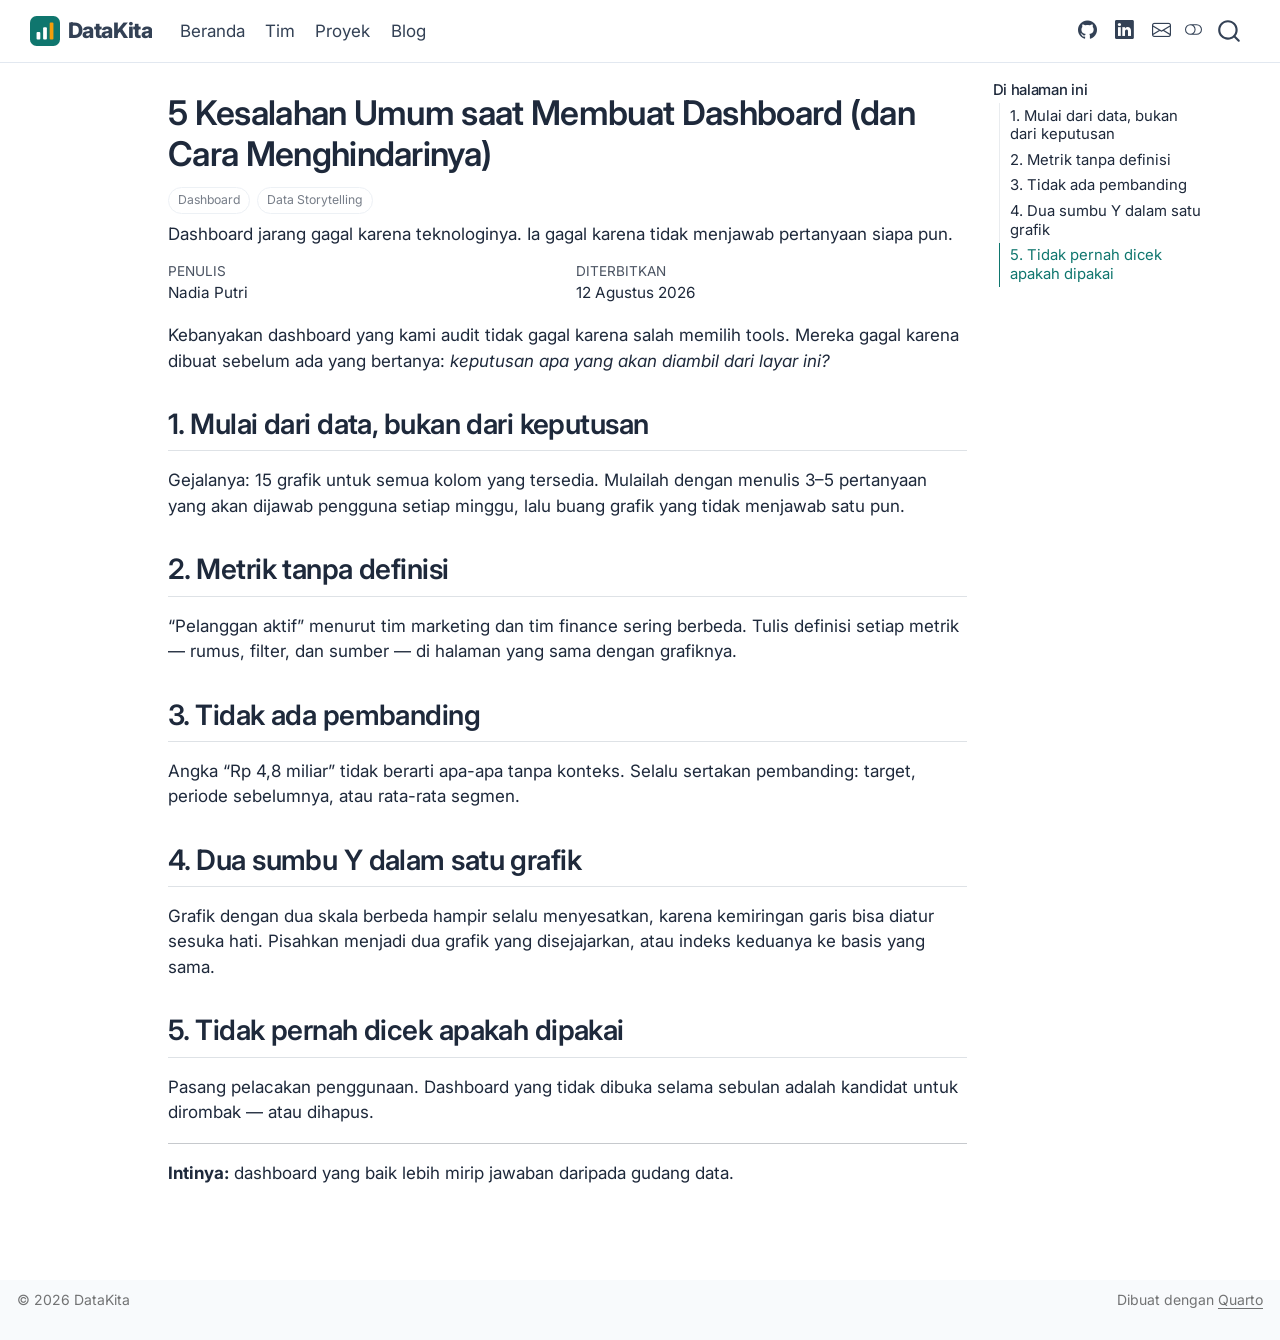
<file: blog/posts/2026-08-12-kesalahan-dashboard/index.html>
<!DOCTYPE html>
<html xmlns="http://www.w3.org/1999/xhtml" lang="id" xml:lang="id"><head>

<meta charset="utf-8">
<meta name="generator" content="quarto-1.10.18">

<meta name="viewport" content="width=device-width, initial-scale=1.0, user-scalable=yes">

<meta name="author" content="Nadia Putri">
<meta name="description" content="Dashboard jarang gagal karena teknologinya. Ia gagal karena tidak menjawab pertanyaan siapa pun.">

<title>5 Kesalahan Umum saat Membuat Dashboard (dan Cara Menghindarinya) – DataKita</title>
<style>
/* Default styles provided by pandoc.
** See https://pandoc.org/MANUAL.html#variables-for-html for config info.
*/
span.smallcaps{font-variant: small-caps;}
div.columns{display: flex; gap: 1.5em;}
div.column{flex: auto;}
@media screen {
div.columns{gap: min(4vw, 1.5em);}
div.column{overflow-x: auto;}
}
div.hanging-indent{margin-left: 1.5em; text-indent: -1.5em;}
ul.task-list{list-style: none;}
ul.task-list li input[type="checkbox"] {
  width: 0.8em;
  margin: 0 0.8em 0.2em -1em; /* quarto-specific, see https://github.com/quarto-dev/quarto-cli/issues/4556 */ 
  vertical-align: middle;
}
</style>


<script src="../../../site_libs/quarto-nav/quarto-nav.js"></script>
<script src="../../../site_libs/quarto-nav/headroom.min.js"></script>
<script src="../../../site_libs/clipboard/clipboard.min.js"></script>
<script src="../../../site_libs/quarto-search/autocomplete.umd.js"></script>
<script src="../../../site_libs/quarto-search/fuse.min.js"></script>
<script src="../../../site_libs/quarto-search/quarto-search.js"></script>
<meta name="quarto:offset" content="../../../">
<link href="../../../assets/favicon.svg" rel="icon" type="image/svg+xml">
<script src="../../../site_libs/quarto-html/quarto.js" type="module"></script>
<script src="../../../site_libs/quarto-html/tabsets/tabsets.js" type="module"></script>
<script src="../../../site_libs/quarto-html/popper.min.js"></script>
<script src="../../../site_libs/quarto-html/tippy.umd.min.js"></script>
<script src="../../../site_libs/quarto-html/anchor.min.js"></script>
<link href="../../../site_libs/quarto-html/tippy.css" rel="stylesheet">
<link href="../../../site_libs/quarto-html/quarto-syntax-highlighting-73b0ff3878a4e6fc3716dc69a6aaefa3.css" rel="stylesheet" class="quarto-color-scheme" id="quarto-text-highlighting-styles">
<link href="../../../site_libs/quarto-html/quarto-syntax-highlighting-dark-a60fab2f8a066d0ce7bf48d8b28043cc.css" rel="stylesheet" class="quarto-color-scheme quarto-color-alternate" id="quarto-text-highlighting-styles">
<link href="../../../site_libs/quarto-html/quarto-syntax-highlighting-73b0ff3878a4e6fc3716dc69a6aaefa3.css" rel="stylesheet" class="quarto-color-scheme-extra" id="quarto-text-highlighting-styles">
<script src="../../../site_libs/bootstrap/bootstrap.min.js"></script>
<link href="../../../site_libs/bootstrap/bootstrap-icons.css" rel="stylesheet">
<link href="../../../site_libs/bootstrap/bootstrap-5b2e9976ec29973fca49a6fc6ba14050.min.css" rel="stylesheet" append-hash="true" class="quarto-color-scheme" id="quarto-bootstrap" data-mode="light">
<link href="../../../site_libs/bootstrap/bootstrap-dark-0a37136e30e6ea5a06de102430ccf862.min.css" rel="stylesheet" append-hash="true" class="quarto-color-scheme quarto-color-alternate" id="quarto-bootstrap" data-mode="dark">
<link href="../../../site_libs/bootstrap/bootstrap-5b2e9976ec29973fca49a6fc6ba14050.min.css" rel="stylesheet" append-hash="true" class="quarto-color-scheme-extra" id="quarto-bootstrap" data-mode="light">
<script id="quarto-search-options" type="application/json">{
  "location": "navbar",
  "copy-button": false,
  "collapse-after": 3,
  "panel-placement": "end",
  "type": "overlay",
  "limit": 50,
  "keyboard-shortcut": [
    "f",
    "/",
    "s"
  ],
  "show-item-context": false,
  "language": {
    "search-no-results-text": "Tidak ada hasil",
    "search-matching-documents-text": "dokumen cocok",
    "search-copy-link-title": "Salin tautan untuk mencari",
    "search-hide-matches-text": "Sembunyikan kecocokan lainnya",
    "search-more-match-text": "kecocokan lainnya di dokumen ini",
    "search-more-matches-text": "kecocokan lainnya di dokumen ini",
    "search-clear-button-title": "Hapus",
    "search-text-placeholder": "",
    "search-detached-cancel-button-title": "Batal",
    "search-submit-button-title": "Kirim",
    "search-label": "Mencari"
  }
}</script>
<style>html{ scroll-behavior: smooth; }</style>
<link rel="preconnect" href="https://fonts.googleapis.com">
<link rel="preconnect" href="https://fonts.gstatic.com" crossorigin="">
<link href="https://fonts.googleapis.com/css2?family=Inter:wght@400;500;600;700;800&amp;family=JetBrains+Mono:wght@400;500&amp;display=swap" rel="stylesheet">


<meta property="og:title" content="5 Kesalahan Umum saat Membuat Dashboard (dan Cara Menghindarinya) – DataKita">
<meta property="og:description" content="Dashboard jarang gagal karena teknologinya. Ia gagal karena tidak menjawab pertanyaan siapa pun.">
<meta property="og:image" content="https://USERNAME.github.io/portofolio-tim/blog/posts/2026-08-12-kesalahan-dashboard/cover.svg">
<meta property="og:site_name" content="DataKita">
</head>

<body class="nav-fixed quarto-light"><script id="quarto-html-before-body" type="application/javascript">
    const toggleBodyColorMode = (bsSheetEl) => {
      const mode = bsSheetEl.getAttribute("data-mode");
      const bodyEl = window.document.querySelector("body");
      if (mode === "dark") {
        bodyEl.classList.add("quarto-dark");
        bodyEl.classList.remove("quarto-light");
      } else {
        bodyEl.classList.add("quarto-light");
        bodyEl.classList.remove("quarto-dark");
      }
    }
    const toggleBodyColorPrimary = () => {
      const bsSheetEl = window.document.querySelector("link#quarto-bootstrap:not([rel=disabled-stylesheet])");
      if (bsSheetEl) {
        toggleBodyColorMode(bsSheetEl);
      }
    }
    const setColorSchemeToggle = (alternate) => {
      const toggles = window.document.querySelectorAll('.quarto-color-scheme-toggle');
      for (let i=0; i < toggles.length; i++) {
        const toggle = toggles[i];
        if (toggle) {
          if (alternate) {
            toggle.classList.add("alternate");
          } else {
            toggle.classList.remove("alternate");
          }
        }
      }
    };
    const toggleColorMode = (alternate) => {
      // Switch the stylesheets
      const primaryStylesheets = window.document.querySelectorAll('link.quarto-color-scheme:not(.quarto-color-alternate)');
      const alternateStylesheets = window.document.querySelectorAll('link.quarto-color-scheme.quarto-color-alternate');
      manageTransitions('#quarto-margin-sidebar .nav-link', false);
      if (alternate) {
        // note: dark is layered on light, we don't disable primary!
        enableStylesheet(alternateStylesheets);
        for (const sheetNode of alternateStylesheets) {
          if (sheetNode.id === "quarto-bootstrap") {
            toggleBodyColorMode(sheetNode);
          }
        }
      } else {
        disableStylesheet(alternateStylesheets);
        enableStylesheet(primaryStylesheets)
        toggleBodyColorPrimary();
      }
      manageTransitions('#quarto-margin-sidebar .nav-link', true);
      // Switch the toggles
      setColorSchemeToggle(alternate)
      // Hack to workaround the fact that safari doesn't
      // properly recolor the scrollbar when toggling (#1455)
      if (navigator.userAgent.indexOf('Safari') > 0 && navigator.userAgent.indexOf('Chrome') == -1) {
        manageTransitions("body", false);
        window.scrollTo(0, 1);
        setTimeout(() => {
          window.scrollTo(0, 0);
          manageTransitions("body", true);
        }, 40);
      }
    }
    const disableStylesheet = (stylesheets) => {
      for (let i=0; i < stylesheets.length; i++) {
        const stylesheet = stylesheets[i];
        stylesheet.rel = 'disabled-stylesheet';
      }
    }
    const enableStylesheet = (stylesheets) => {
      for (let i=0; i < stylesheets.length; i++) {
        const stylesheet = stylesheets[i];
        if(stylesheet.rel !== 'stylesheet') { // for Chrome, which will still FOUC without this check
          stylesheet.rel = 'stylesheet';
        }
      }
    }
    const manageTransitions = (selector, allowTransitions) => {
      const els = window.document.querySelectorAll(selector);
      for (let i=0; i < els.length; i++) {
        const el = els[i];
        if (allowTransitions) {
          el.classList.remove('notransition');
        } else {
          el.classList.add('notransition');
        }
      }
    }
    const isFileUrl = () => {
      return window.location.protocol === 'file:';
    }
    const hasAlternateSentinel = () => {
      let styleSentinel = getColorSchemeSentinel();
      if (styleSentinel !== null) {
        return styleSentinel === "alternate";
      } else {
        return false;
      }
    }
    const setStyleSentinel = (alternate) => {
      const value = alternate ? "alternate" : "default";
      if (!isFileUrl()) {
        window.localStorage.setItem("quarto-color-scheme", value);
      } else {
        localAlternateSentinel = value;
      }
    }
    const getColorSchemeSentinel = () => {
      if (!isFileUrl()) {
        const storageValue = window.localStorage.getItem("quarto-color-scheme");
        return storageValue != null ? storageValue : localAlternateSentinel;
      } else {
        return localAlternateSentinel;
      }
    }
    const toggleGiscusIfUsed = (isAlternate, darkModeDefault) => {
      const baseTheme = document.querySelector('#giscus-base-theme')?.value ?? 'light';
      const alternateTheme = document.querySelector('#giscus-alt-theme')?.value ?? 'dark';
      let newTheme = '';
      if(authorPrefersDark) {
        newTheme = isAlternate ? baseTheme : alternateTheme;
      } else {
        newTheme = isAlternate ? alternateTheme : baseTheme;
      }
      const changeGiscusTheme = () => {
        // From: https://github.com/giscus/giscus/issues/336
        const sendMessage = (message) => {
          const iframe = document.querySelector('iframe.giscus-frame');
          if (!iframe) return;
          iframe.contentWindow.postMessage({ giscus: message }, 'https://giscus.app');
        }
        sendMessage({
          setConfig: {
            theme: newTheme
          }
        });
      }
      const isGiscussLoaded = window.document.querySelector('iframe.giscus-frame') !== null;
      if (isGiscussLoaded) {
        changeGiscusTheme();
      }
    };
    const authorPrefersDark = false;
    const darkModeDefault = authorPrefersDark;
      document.querySelector('link#quarto-text-highlighting-styles.quarto-color-scheme-extra').rel = 'disabled-stylesheet';
      document.querySelector('link#quarto-bootstrap.quarto-color-scheme-extra').rel = 'disabled-stylesheet';
    let localAlternateSentinel = darkModeDefault ? 'alternate' : 'default';
    // Dark / light mode switch
    window.quartoToggleColorScheme = () => {
      // Read the current dark / light value
      let toAlternate = !hasAlternateSentinel();
      toggleColorMode(toAlternate);
      setStyleSentinel(toAlternate);
      toggleGiscusIfUsed(toAlternate, darkModeDefault);
      window.dispatchEvent(new Event('resize'));
    };
    // Switch to dark mode if need be
    if (hasAlternateSentinel()) {
      toggleColorMode(true);
    } else {
      toggleColorMode(false);
    }
  </script>

<div id="quarto-search-results"></div>
  <header id="quarto-header" class="headroom fixed-top">
    <nav class="navbar navbar-expand-lg " data-bs-theme="dark">
      <div class="navbar-container container-fluid">
      <div class="navbar-brand-container mx-auto">
    <a href="../../../index.html" class="navbar-brand navbar-brand-logo">
    <img src="../../../assets/logo.svg" alt="Logo DataKita" class="navbar-logo light-content">
    <img src="../../../assets/logo.svg" alt="Logo DataKita" class="navbar-logo dark-content">
    </a>
    <a class="navbar-brand" href="../../../index.html">
    <span class="navbar-title">DataKita</span>
    </a>
  </div>
            <div id="quarto-search" class="" title="Mencari"></div>
          <button class="navbar-toggler" type="button" data-bs-toggle="collapse" data-bs-target="#navbarCollapse" aria-controls="navbarCollapse" role="menu" aria-expanded="false" aria-label="Alihkan navigasi" onclick="if (window.quartoToggleHeadroom) { window.quartoToggleHeadroom(); }">
  <span class="navbar-toggler-icon"></span>
</button>
          <div class="collapse navbar-collapse" id="navbarCollapse">
            <ul class="navbar-nav navbar-nav-scroll me-auto">
  <li class="nav-item">
    <a class="nav-link" href="../../../index.html"> 
<span class="menu-text">Beranda</span></a>
  </li>  
  <li class="nav-item">
    <a class="nav-link" href="../../../tim.html"> 
<span class="menu-text">Tim</span></a>
  </li>  
  <li class="nav-item">
    <a class="nav-link" href="../../../proyek.html"> 
<span class="menu-text">Proyek</span></a>
  </li>  
  <li class="nav-item">
    <a class="nav-link" href="../../../blog.html"> 
<span class="menu-text">Blog</span></a>
  </li>  
</ul>
            <ul class="navbar-nav navbar-nav-scroll ms-auto">
  <li class="nav-item compact">
    <a class="nav-link" href="https://github.com/USERNAME"> <i class="bi bi-github" role="img" aria-label="GitHub">
</i> 
<span class="menu-text"></span></a>
  </li>  
  <li class="nav-item compact">
    <a class="nav-link" href="https://www.linkedin.com/"> <i class="bi bi-linkedin" role="img" aria-label="LinkedIn">
</i> 
<span class="menu-text"></span></a>
  </li>  
  <li class="nav-item compact">
    <a class="nav-link" href="mailto:halo@datakita.example"> <i class="bi bi-envelope" role="img" aria-label="Email">
</i> 
<span class="menu-text"></span></a>
  </li>  
</ul>
          </div> <!-- /navcollapse -->
            <div class="quarto-navbar-tools">
  <a href="" class="quarto-color-scheme-toggle quarto-navigation-tool  px-1" onclick="window.quartoToggleColorScheme(); return false;" title="Alihkan mode gelap"><i class="bi"></i></a>
</div>
      </div> <!-- /container-fluid -->
    </nav>
</header>
<!-- content -->
<div id="quarto-content" class="quarto-container page-columns page-rows-contents page-layout-article page-navbar">
<!-- sidebar -->
<!-- margin-sidebar -->
    <div id="quarto-margin-sidebar" class="sidebar margin-sidebar">
        <nav id="TOC" role="doc-toc" class="toc-active">
    <h2 id="toc-title">Di halaman ini</h2>
   
  <ul>
  <li><a href="#mulai-dari-data-bukan-dari-keputusan" id="toc-mulai-dari-data-bukan-dari-keputusan" class="nav-link active" data-scroll-target="#mulai-dari-data-bukan-dari-keputusan">1. Mulai dari data, bukan dari keputusan</a></li>
  <li><a href="#metrik-tanpa-definisi" id="toc-metrik-tanpa-definisi" class="nav-link" data-scroll-target="#metrik-tanpa-definisi">2. Metrik tanpa definisi</a></li>
  <li><a href="#tidak-ada-pembanding" id="toc-tidak-ada-pembanding" class="nav-link" data-scroll-target="#tidak-ada-pembanding">3. Tidak ada pembanding</a></li>
  <li><a href="#dua-sumbu-y-dalam-satu-grafik" id="toc-dua-sumbu-y-dalam-satu-grafik" class="nav-link" data-scroll-target="#dua-sumbu-y-dalam-satu-grafik">4. Dua sumbu Y dalam satu grafik</a></li>
  <li><a href="#tidak-pernah-dicek-apakah-dipakai" id="toc-tidak-pernah-dicek-apakah-dipakai" class="nav-link" data-scroll-target="#tidak-pernah-dicek-apakah-dipakai">5. Tidak pernah dicek apakah dipakai</a></li>
  </ul>
</nav>
    </div>
<!-- main -->
<main class="content" id="quarto-document-content">


<header id="title-block-header" class="quarto-title-block default">
<div class="quarto-title">
<h1 class="title">5 Kesalahan Umum saat Membuat Dashboard (dan Cara Menghindarinya)</h1>
  <div class="quarto-categories">
    <div class="quarto-category">Dashboard</div>
    <div class="quarto-category">Data Storytelling</div>
  </div>
  </div>

<div>
  <div class="description">
    Dashboard jarang gagal karena teknologinya. Ia gagal karena tidak menjawab pertanyaan siapa pun.
  </div>
</div>


<div class="quarto-title-meta">

    <div>
    <div class="quarto-title-meta-heading">Penulis</div>
    <div class="quarto-title-meta-contents">
             <p>Nadia Putri </p>
          </div>
  </div>
    
    <div>
    <div class="quarto-title-meta-heading">Diterbitkan</div>
    <div class="quarto-title-meta-contents">
      <p class="date">12 Agustus 2026</p>
    </div>
  </div>
  
    
  </div>
  


</header>


<p>Kebanyakan dashboard yang kami audit tidak gagal karena salah memilih tools. Mereka gagal karena dibuat sebelum ada yang bertanya: <em>keputusan apa yang akan diambil dari layar ini?</em></p>
<section id="mulai-dari-data-bukan-dari-keputusan" class="level2">
<h2 class="anchored" data-anchor-id="mulai-dari-data-bukan-dari-keputusan">1. Mulai dari data, bukan dari keputusan</h2>
<p>Gejalanya: 15 grafik untuk semua kolom yang tersedia. Mulailah dengan menulis 3–5 pertanyaan yang akan dijawab pengguna setiap minggu, lalu buang grafik yang tidak menjawab satu pun.</p>
</section>
<section id="metrik-tanpa-definisi" class="level2">
<h2 class="anchored" data-anchor-id="metrik-tanpa-definisi">2. Metrik tanpa definisi</h2>
<p>“Pelanggan aktif” menurut tim marketing dan tim finance sering berbeda. Tulis definisi setiap metrik — rumus, filter, dan sumber — di halaman yang sama dengan grafiknya.</p>
</section>
<section id="tidak-ada-pembanding" class="level2">
<h2 class="anchored" data-anchor-id="tidak-ada-pembanding">3. Tidak ada pembanding</h2>
<p>Angka “Rp 4,8 miliar” tidak berarti apa-apa tanpa konteks. Selalu sertakan pembanding: target, periode sebelumnya, atau rata-rata segmen.</p>
</section>
<section id="dua-sumbu-y-dalam-satu-grafik" class="level2">
<h2 class="anchored" data-anchor-id="dua-sumbu-y-dalam-satu-grafik">4. Dua sumbu Y dalam satu grafik</h2>
<p>Grafik dengan dua skala berbeda hampir selalu menyesatkan, karena kemiringan garis bisa diatur sesuka hati. Pisahkan menjadi dua grafik yang disejajarkan, atau indeks keduanya ke basis yang sama.</p>
</section>
<section id="tidak-pernah-dicek-apakah-dipakai" class="level2">
<h2 class="anchored" data-anchor-id="tidak-pernah-dicek-apakah-dipakai">5. Tidak pernah dicek apakah dipakai</h2>
<p>Pasang pelacakan penggunaan. Dashboard yang tidak dibuka selama sebulan adalah kandidat untuk dirombak — atau dihapus.</p>
<hr>
<p><strong>Intinya:</strong> dashboard yang baik lebih mirip jawaban daripada gudang data.</p>


</section>

<a onclick="window.scrollTo(0, 0); return false;" role="button" id="quarto-back-to-top"><i class="bi bi-arrow-up"></i> Kembali ke atas</a></main> <!-- /main -->
<script id="quarto-html-after-body" type="application/javascript">
  window.document.addEventListener("DOMContentLoaded", function (event) {
    // Ensure there is a toggle, if there isn't float one in the top right
    if (window.document.querySelector('.quarto-color-scheme-toggle') === null) {
      const a = window.document.createElement('a');
      a.classList.add('top-right');
      a.classList.add('quarto-color-scheme-toggle');
      a.href = "";
      a.onclick = function() { try { window.quartoToggleColorScheme(); } catch {} return false; };
      const i = window.document.createElement("i");
      i.classList.add('bi');
      a.appendChild(i);
      window.document.body.appendChild(a);
    }
    setColorSchemeToggle(hasAlternateSentinel())
    const icon = "";
    const anchorJS = new window.AnchorJS();
    anchorJS.options = {
      placement: 'right',
      icon: icon
    };
    anchorJS.add('.anchored');
    const isCodeAnnotation = (el) => {
      for (const clz of el.classList) {
        if (clz.startsWith('code-annotation-')) {                     
          return true;
        }
      }
      return false;
    }
    const onCopySuccess = function(e) {
      // button target
      const button = e.trigger;
      // don't keep focus
      button.blur();
      // flash "checked"
      button.classList.add('code-copy-button-checked');
      var currentTitle = button.getAttribute("title");
      button.setAttribute("title", "Disalin!");
      let tooltip;
      if (window.bootstrap) {
        button.setAttribute("data-bs-toggle", "tooltip");
        button.setAttribute("data-bs-placement", "left");
        button.setAttribute("data-bs-title", "Disalin!");
        tooltip = new bootstrap.Tooltip(button, 
          { trigger: "manual", 
            customClass: "code-copy-button-tooltip",
            offset: [0, -8]});
        tooltip.show();    
      }
      setTimeout(function() {
        if (tooltip) {
          tooltip.hide();
          button.removeAttribute("data-bs-title");
          button.removeAttribute("data-bs-toggle");
          button.removeAttribute("data-bs-placement");
        }
        button.setAttribute("title", currentTitle);
        button.classList.remove('code-copy-button-checked');
      }, 1000);
      // clear code selection
      e.clearSelection();
    }
    const getTextToCopy = function(trigger) {
      const outerScaffold = trigger.parentElement.cloneNode(true);
      const codeEl = outerScaffold.querySelector('code');
      for (const childEl of codeEl.children) {
        if (isCodeAnnotation(childEl)) {
          childEl.remove();
        }
      }
      return codeEl.innerText;
    }
    const clipboard = new window.ClipboardJS('.code-copy-button:not([data-in-quarto-modal])', {
      text: getTextToCopy
    });
    clipboard.on('success', onCopySuccess);
    if (window.document.getElementById('quarto-embedded-source-code-modal')) {
      const clipboardModal = new window.ClipboardJS('.code-copy-button[data-in-quarto-modal]', {
        text: getTextToCopy,
        container: window.document.getElementById('quarto-embedded-source-code-modal')
      });
      clipboardModal.on('success', onCopySuccess);
    }
      var localhostRegex = new RegExp(/^(?:http|https):\/\/localhost\:?[0-9]*\//);
      var mailtoRegex = new RegExp(/^mailto:/);
        var filterRegex = new RegExp("https:\/\/USERNAME\.github\.io\/portofolio-tim");
      var isInternal = (href) => {
          return filterRegex.test(href) || localhostRegex.test(href) || mailtoRegex.test(href);
      }
      // Inspect non-navigation links and adorn them if external
     var links = window.document.querySelectorAll('a[href]:not(.nav-link):not(.navbar-brand):not(.toc-action):not(.sidebar-link):not(.sidebar-item-toggle):not(.pagination-link):not(.no-external):not([aria-hidden]):not(.dropdown-item):not(.quarto-navigation-tool):not(.about-link)');
      for (var i=0; i<links.length; i++) {
        const link = links[i];
        if (!isInternal(link.href)) {
          // undo the damage that might have been done by quarto-nav.js in the case of
          // links that we want to consider external
          if (link.dataset.originalHref !== undefined) {
            link.href = link.dataset.originalHref;
          }
            // target, if specified
            link.setAttribute("target", "_blank");
            if (link.getAttribute("rel") === null) {
              link.setAttribute("rel", "noopener");
            }
        }
      }
    function tippyHover(el, contentFn, onTriggerFn, onUntriggerFn) {
      const config = {
        allowHTML: true,
        maxWidth: 500,
        delay: 100,
        arrow: false,
        appendTo: function(el) {
            return el.parentElement;
        },
        interactive: true,
        interactiveBorder: 10,
        theme: 'quarto',
        placement: 'bottom-start',
      };
      if (contentFn) {
        config.content = contentFn;
      }
      if (onTriggerFn) {
        config.onTrigger = onTriggerFn;
      }
      if (onUntriggerFn) {
        config.onUntrigger = onUntriggerFn;
      }
      window.tippy(el, config); 
    }
    const noterefs = window.document.querySelectorAll('a[role="doc-noteref"]');
    for (var i=0; i<noterefs.length; i++) {
      const ref = noterefs[i];
      tippyHover(ref, function() {
        // use id or data attribute instead here
        let href = ref.getAttribute('data-footnote-href') || ref.getAttribute('href');
        try { href = new URL(href).hash; } catch {}
        const id = href.replace(/^#\/?/, "");
        const note = window.document.getElementById(id);
        if (note) {
          return note.innerHTML;
        } else {
          return "";
        }
      });
    }
    const xrefs = window.document.querySelectorAll('a.quarto-xref');
    const processXRef = (id, note) => {
      // Strip column container classes
      const stripColumnClz = (el) => {
        el.classList.remove("page-full", "page-columns");
        if (el.children) {
          for (const child of el.children) {
            stripColumnClz(child);
          }
        }
      }
      stripColumnClz(note)
      if (id === null || id.startsWith('sec-')) {
        // Special case sections, only their first couple elements
        const container = document.createElement("div");
        if (note.children && note.children.length > 2) {
          container.appendChild(note.children[0].cloneNode(true));
          for (let i = 1; i < note.children.length; i++) {
            const child = note.children[i];
            if (child.tagName === "P" && child.innerText === "") {
              continue;
            } else {
              container.appendChild(child.cloneNode(true));
              break;
            }
          }
          if (window.Quarto?.typesetMath) {
            window.Quarto.typesetMath(container);
          }
          return container.innerHTML
        } else {
          if (window.Quarto?.typesetMath) {
            window.Quarto.typesetMath(note);
          }
          return note.innerHTML;
        }
      } else {
        // Remove any anchor links if they are present
        const anchorLink = note.querySelector('a.anchorjs-link');
        if (anchorLink) {
          anchorLink.remove();
        }
        if (window.Quarto?.typesetMath) {
          window.Quarto.typesetMath(note);
        }
        if (note.classList.contains("callout")) {
          return note.outerHTML;
        } else {
          return note.innerHTML;
        }
      }
    }
    for (var i=0; i<xrefs.length; i++) {
      const xref = xrefs[i];
      tippyHover(xref, undefined, function(instance) {
        instance.disable();
        let url = xref.getAttribute('href');
        let hash = undefined; 
        if (url.startsWith('#')) {
          hash = url;
        } else {
          try { hash = new URL(url).hash; } catch {}
        }
        if (hash) {
          const id = hash.replace(/^#\/?/, "");
          const note = window.document.getElementById(id);
          if (note !== null) {
            try {
              const html = processXRef(id, note.cloneNode(true));
              instance.setContent(html);
            } finally {
              instance.enable();
              instance.show();
            }
          } else {
            // See if we can fetch this
            fetch(url.split('#')[0])
            .then(res => res.text())
            .then(html => {
              const parser = new DOMParser();
              const htmlDoc = parser.parseFromString(html, "text/html");
              const note = htmlDoc.getElementById(id);
              if (note !== null) {
                const html = processXRef(id, note);
                instance.setContent(html);
              } 
            }).finally(() => {
              instance.enable();
              instance.show();
            });
          }
        } else {
          // See if we can fetch a full url (with no hash to target)
          // This is a special case and we should probably do some content thinning / targeting
          fetch(url)
          .then(res => res.text())
          .then(html => {
            const parser = new DOMParser();
            const htmlDoc = parser.parseFromString(html, "text/html");
            const note = htmlDoc.querySelector('main.content');
            if (note !== null) {
              // This should only happen for chapter cross references
              // (since there is no id in the URL)
              // remove the first header
              if (note.children.length > 0 && note.children[0].tagName === "HEADER") {
                note.children[0].remove();
              }
              const html = processXRef(null, note);
              instance.setContent(html);
            } 
          }).finally(() => {
            instance.enable();
            instance.show();
          });
        }
      }, function(instance) {
      });
    }
        let selectedAnnoteEl;
        const selectorForAnnotation = ( cell, annotation) => {
          let cellAttr = 'data-code-cell="' + cell + '"';
          let lineAttr = 'data-code-annotation="' +  annotation + '"';
          const selector = 'span[' + cellAttr + '][' + lineAttr + ']';
          return selector;
        }
        const selectCodeLines = (annoteEl) => {
          const doc = window.document;
          const targetCell = annoteEl.getAttribute("data-target-cell");
          const targetAnnotation = annoteEl.getAttribute("data-target-annotation");
          const annoteSpan = window.document.querySelector(selectorForAnnotation(targetCell, targetAnnotation));
          const lines = annoteSpan.getAttribute("data-code-lines").split(",");
          const lineIds = lines.map((line) => {
            return targetCell + "-" + line;
          })
          let top = null;
          let height = null;
          let parent = null;
          if (lineIds.length > 0) {
              //compute the position of the single el (top and bottom and make a div)
              const el = window.document.getElementById(lineIds[0]);
              top = el.offsetTop;
              height = el.offsetHeight;
              parent = el.parentElement.parentElement;
            if (lineIds.length > 1) {
              const lastEl = window.document.getElementById(lineIds[lineIds.length - 1]);
              const bottom = lastEl.offsetTop + lastEl.offsetHeight;
              height = bottom - top;
            }
            if (top !== null && height !== null && parent !== null) {
              // cook up a div (if necessary) and position it 
              let div = window.document.getElementById("code-annotation-line-highlight");
              if (div === null) {
                div = window.document.createElement("div");
                div.setAttribute("id", "code-annotation-line-highlight");
                div.style.position = 'absolute';
                parent.appendChild(div);
              }
              div.style.top = top - 2 + "px";
              div.style.height = height + 4 + "px";
              div.style.left = 0;
              let gutterDiv = window.document.getElementById("code-annotation-line-highlight-gutter");
              if (gutterDiv === null) {
                gutterDiv = window.document.createElement("div");
                gutterDiv.setAttribute("id", "code-annotation-line-highlight-gutter");
                gutterDiv.style.position = 'absolute';
                const codeCell = window.document.getElementById(targetCell);
                const gutter = codeCell.querySelector('.code-annotation-gutter');
                gutter.appendChild(gutterDiv);
              }
              gutterDiv.style.top = top - 2 + "px";
              gutterDiv.style.height = height + 4 + "px";
            }
            selectedAnnoteEl = annoteEl;
          }
        };
        const unselectCodeLines = () => {
          const elementsIds = ["code-annotation-line-highlight", "code-annotation-line-highlight-gutter"];
          elementsIds.forEach((elId) => {
            const div = window.document.getElementById(elId);
            if (div) {
              div.remove();
            }
          });
          selectedAnnoteEl = undefined;
        };
          // Handle positioning of the toggle
      window.addEventListener(
        "resize",
        throttle(() => {
          elRect = undefined;
          if (selectedAnnoteEl) {
            selectCodeLines(selectedAnnoteEl);
          }
        }, 10)
      );
      function throttle(fn, ms) {
      let throttle = false;
      let timer;
        return (...args) => {
          if(!throttle) { // first call gets through
              fn.apply(this, args);
              throttle = true;
          } else { // all the others get throttled
              if(timer) clearTimeout(timer); // cancel #2
              timer = setTimeout(() => {
                fn.apply(this, args);
                timer = throttle = false;
              }, ms);
          }
        };
      }
        // Attach click handler to the DT
        const annoteDls = window.document.querySelectorAll('dt[data-target-cell]');
        for (const annoteDlNode of annoteDls) {
          annoteDlNode.addEventListener('click', (event) => {
            const clickedEl = event.target;
            if (clickedEl !== selectedAnnoteEl) {
              unselectCodeLines();
              const activeEl = window.document.querySelector('dt[data-target-cell].code-annotation-active');
              if (activeEl) {
                activeEl.classList.remove('code-annotation-active');
              }
              selectCodeLines(clickedEl);
              clickedEl.classList.add('code-annotation-active');
            } else {
              // Unselect the line
              unselectCodeLines();
              clickedEl.classList.remove('code-annotation-active');
            }
          });
        }
    const findCites = (el) => {
      const parentEl = el.parentElement;
      if (parentEl) {
        const cites = parentEl.dataset.cites;
        if (cites) {
          return {
            el,
            cites: cites.split(' ')
          };
        } else {
          return findCites(el.parentElement)
        }
      } else {
        return undefined;
      }
    };
    var bibliorefs = window.document.querySelectorAll('a[role="doc-biblioref"]');
    for (var i=0; i<bibliorefs.length; i++) {
      const ref = bibliorefs[i];
      const citeInfo = findCites(ref);
      if (citeInfo) {
        tippyHover(citeInfo.el, function() {
          var popup = window.document.createElement('div');
          citeInfo.cites.forEach(function(cite) {
            var citeDiv = window.document.createElement('div');
            citeDiv.classList.add('hanging-indent');
            citeDiv.classList.add('csl-entry');
            var biblioDiv = window.document.getElementById('ref-' + cite);
            if (biblioDiv) {
              citeDiv.innerHTML = biblioDiv.innerHTML;
            }
            popup.appendChild(citeDiv);
          });
          return popup.innerHTML;
        });
      }
    }
  });
  </script>
</div> <!-- /content -->
<footer class="footer">
  <div class="nav-footer">
    <div class="nav-footer-left">
<p>© 2026 DataKita</p>
</div>   
    <div class="nav-footer-center">
      &nbsp;
    </div>
    <div class="nav-footer-right">
<p>Dibuat dengan <a href="https://quarto.org">Quarto</a></p>
</div>
  </div>
</footer>




<script src="../../../site_libs/quarto-html/zenscroll-min.js"></script>
</body></html>
</file>
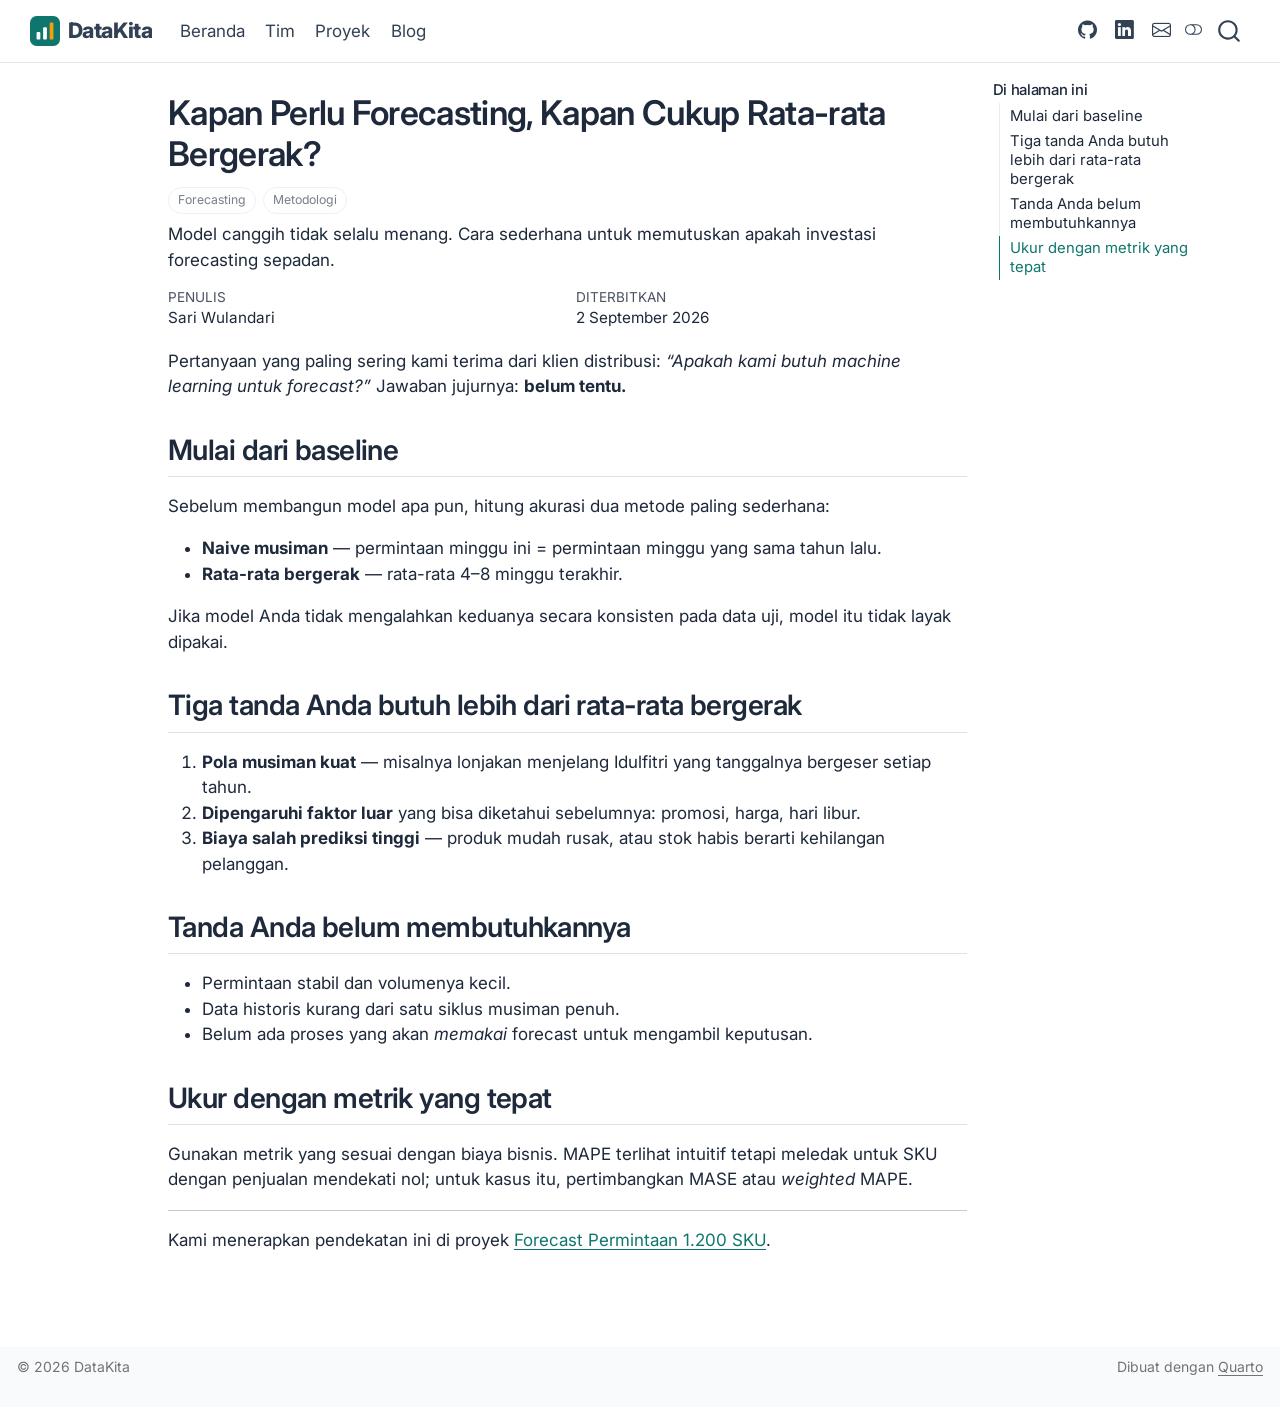
<file: blog/posts/2026-09-02-forecast-vs-moving-average/index.html>
<!DOCTYPE html>
<html xmlns="http://www.w3.org/1999/xhtml" lang="id" xml:lang="id"><head>

<meta charset="utf-8">
<meta name="generator" content="quarto-1.10.18">

<meta name="viewport" content="width=device-width, initial-scale=1.0, user-scalable=yes">

<meta name="author" content="Sari Wulandari">
<meta name="dcterms.date" content="2026-09-02">
<meta name="description" content="Model canggih tidak selalu menang. Cara sederhana untuk memutuskan apakah investasi forecasting sepadan.">

<title>Kapan Perlu Forecasting, Kapan Cukup Rata-rata Bergerak? – DataKita</title>
<style>
/* Default styles provided by pandoc.
** See https://pandoc.org/MANUAL.html#variables-for-html for config info.
*/
span.smallcaps{font-variant: small-caps;}
div.columns{display: flex; gap: 1.5em;}
div.column{flex: auto;}
@media screen {
div.columns{gap: min(4vw, 1.5em);}
div.column{overflow-x: auto;}
}
div.hanging-indent{margin-left: 1.5em; text-indent: -1.5em;}
ul.task-list{list-style: none;}
ul.task-list li input[type="checkbox"] {
  width: 0.8em;
  margin: 0 0.8em 0.2em -1em; /* quarto-specific, see https://github.com/quarto-dev/quarto-cli/issues/4556 */ 
  vertical-align: middle;
}
</style>


<script src="../../../site_libs/quarto-nav/quarto-nav.js"></script>
<script src="../../../site_libs/quarto-nav/headroom.min.js"></script>
<script src="../../../site_libs/clipboard/clipboard.min.js"></script>
<script src="../../../site_libs/quarto-search/autocomplete.umd.js"></script>
<script src="../../../site_libs/quarto-search/fuse.min.js"></script>
<script src="../../../site_libs/quarto-search/quarto-search.js"></script>
<meta name="quarto:offset" content="../../../">
<link href="../../../assets/favicon.svg" rel="icon" type="image/svg+xml">
<script src="../../../site_libs/quarto-html/quarto.js" type="module"></script>
<script src="../../../site_libs/quarto-html/tabsets/tabsets.js" type="module"></script>
<script src="../../../site_libs/quarto-html/popper.min.js"></script>
<script src="../../../site_libs/quarto-html/tippy.umd.min.js"></script>
<script src="../../../site_libs/quarto-html/anchor.min.js"></script>
<link href="../../../site_libs/quarto-html/tippy.css" rel="stylesheet">
<link href="../../../site_libs/quarto-html/quarto-syntax-highlighting-73b0ff3878a4e6fc3716dc69a6aaefa3.css" rel="stylesheet" class="quarto-color-scheme" id="quarto-text-highlighting-styles">
<link href="../../../site_libs/quarto-html/quarto-syntax-highlighting-dark-a60fab2f8a066d0ce7bf48d8b28043cc.css" rel="stylesheet" class="quarto-color-scheme quarto-color-alternate" id="quarto-text-highlighting-styles">
<link href="../../../site_libs/quarto-html/quarto-syntax-highlighting-73b0ff3878a4e6fc3716dc69a6aaefa3.css" rel="stylesheet" class="quarto-color-scheme-extra" id="quarto-text-highlighting-styles">
<script src="../../../site_libs/bootstrap/bootstrap.min.js"></script>
<link href="../../../site_libs/bootstrap/bootstrap-icons.css" rel="stylesheet">
<link href="../../../site_libs/bootstrap/bootstrap-5b2e9976ec29973fca49a6fc6ba14050.min.css" rel="stylesheet" append-hash="true" class="quarto-color-scheme" id="quarto-bootstrap" data-mode="light">
<link href="../../../site_libs/bootstrap/bootstrap-dark-0a37136e30e6ea5a06de102430ccf862.min.css" rel="stylesheet" append-hash="true" class="quarto-color-scheme quarto-color-alternate" id="quarto-bootstrap" data-mode="dark">
<link href="../../../site_libs/bootstrap/bootstrap-5b2e9976ec29973fca49a6fc6ba14050.min.css" rel="stylesheet" append-hash="true" class="quarto-color-scheme-extra" id="quarto-bootstrap" data-mode="light">
<script id="quarto-search-options" type="application/json">{
  "location": "navbar",
  "copy-button": false,
  "collapse-after": 3,
  "panel-placement": "end",
  "type": "overlay",
  "limit": 50,
  "keyboard-shortcut": [
    "f",
    "/",
    "s"
  ],
  "show-item-context": false,
  "language": {
    "search-no-results-text": "Tidak ada hasil",
    "search-matching-documents-text": "dokumen cocok",
    "search-copy-link-title": "Salin tautan untuk mencari",
    "search-hide-matches-text": "Sembunyikan kecocokan lainnya",
    "search-more-match-text": "kecocokan lainnya di dokumen ini",
    "search-more-matches-text": "kecocokan lainnya di dokumen ini",
    "search-clear-button-title": "Hapus",
    "search-text-placeholder": "",
    "search-detached-cancel-button-title": "Batal",
    "search-submit-button-title": "Kirim",
    "search-label": "Mencari"
  }
}</script>
<style>html{ scroll-behavior: smooth; }</style>
<link rel="preconnect" href="https://fonts.googleapis.com">
<link rel="preconnect" href="https://fonts.gstatic.com" crossorigin="">
<link href="https://fonts.googleapis.com/css2?family=Inter:wght@400;500;600;700;800&amp;family=JetBrains+Mono:wght@400;500&amp;display=swap" rel="stylesheet">


<meta property="og:title" content="Kapan Perlu Forecasting, Kapan Cukup Rata-rata Bergerak? – DataKita">
<meta property="og:description" content="Model canggih tidak selalu menang. Cara sederhana untuk memutuskan apakah investasi forecasting sepadan.">
<meta property="og:image" content="https://USERNAME.github.io/portofolio-tim/blog/posts/2026-09-02-forecast-vs-moving-average/cover.svg">
<meta property="og:site_name" content="DataKita">
</head>

<body class="nav-fixed quarto-light"><script id="quarto-html-before-body" type="application/javascript">
    const toggleBodyColorMode = (bsSheetEl) => {
      const mode = bsSheetEl.getAttribute("data-mode");
      const bodyEl = window.document.querySelector("body");
      if (mode === "dark") {
        bodyEl.classList.add("quarto-dark");
        bodyEl.classList.remove("quarto-light");
      } else {
        bodyEl.classList.add("quarto-light");
        bodyEl.classList.remove("quarto-dark");
      }
    }
    const toggleBodyColorPrimary = () => {
      const bsSheetEl = window.document.querySelector("link#quarto-bootstrap:not([rel=disabled-stylesheet])");
      if (bsSheetEl) {
        toggleBodyColorMode(bsSheetEl);
      }
    }
    const setColorSchemeToggle = (alternate) => {
      const toggles = window.document.querySelectorAll('.quarto-color-scheme-toggle');
      for (let i=0; i < toggles.length; i++) {
        const toggle = toggles[i];
        if (toggle) {
          if (alternate) {
            toggle.classList.add("alternate");
          } else {
            toggle.classList.remove("alternate");
          }
        }
      }
    };
    const toggleColorMode = (alternate) => {
      // Switch the stylesheets
      const primaryStylesheets = window.document.querySelectorAll('link.quarto-color-scheme:not(.quarto-color-alternate)');
      const alternateStylesheets = window.document.querySelectorAll('link.quarto-color-scheme.quarto-color-alternate');
      manageTransitions('#quarto-margin-sidebar .nav-link', false);
      if (alternate) {
        // note: dark is layered on light, we don't disable primary!
        enableStylesheet(alternateStylesheets);
        for (const sheetNode of alternateStylesheets) {
          if (sheetNode.id === "quarto-bootstrap") {
            toggleBodyColorMode(sheetNode);
          }
        }
      } else {
        disableStylesheet(alternateStylesheets);
        enableStylesheet(primaryStylesheets)
        toggleBodyColorPrimary();
      }
      manageTransitions('#quarto-margin-sidebar .nav-link', true);
      // Switch the toggles
      setColorSchemeToggle(alternate)
      // Hack to workaround the fact that safari doesn't
      // properly recolor the scrollbar when toggling (#1455)
      if (navigator.userAgent.indexOf('Safari') > 0 && navigator.userAgent.indexOf('Chrome') == -1) {
        manageTransitions("body", false);
        window.scrollTo(0, 1);
        setTimeout(() => {
          window.scrollTo(0, 0);
          manageTransitions("body", true);
        }, 40);
      }
    }
    const disableStylesheet = (stylesheets) => {
      for (let i=0; i < stylesheets.length; i++) {
        const stylesheet = stylesheets[i];
        stylesheet.rel = 'disabled-stylesheet';
      }
    }
    const enableStylesheet = (stylesheets) => {
      for (let i=0; i < stylesheets.length; i++) {
        const stylesheet = stylesheets[i];
        if(stylesheet.rel !== 'stylesheet') { // for Chrome, which will still FOUC without this check
          stylesheet.rel = 'stylesheet';
        }
      }
    }
    const manageTransitions = (selector, allowTransitions) => {
      const els = window.document.querySelectorAll(selector);
      for (let i=0; i < els.length; i++) {
        const el = els[i];
        if (allowTransitions) {
          el.classList.remove('notransition');
        } else {
          el.classList.add('notransition');
        }
      }
    }
    const isFileUrl = () => {
      return window.location.protocol === 'file:';
    }
    const hasAlternateSentinel = () => {
      let styleSentinel = getColorSchemeSentinel();
      if (styleSentinel !== null) {
        return styleSentinel === "alternate";
      } else {
        return false;
      }
    }
    const setStyleSentinel = (alternate) => {
      const value = alternate ? "alternate" : "default";
      if (!isFileUrl()) {
        window.localStorage.setItem("quarto-color-scheme", value);
      } else {
        localAlternateSentinel = value;
      }
    }
    const getColorSchemeSentinel = () => {
      if (!isFileUrl()) {
        const storageValue = window.localStorage.getItem("quarto-color-scheme");
        return storageValue != null ? storageValue : localAlternateSentinel;
      } else {
        return localAlternateSentinel;
      }
    }
    const toggleGiscusIfUsed = (isAlternate, darkModeDefault) => {
      const baseTheme = document.querySelector('#giscus-base-theme')?.value ?? 'light';
      const alternateTheme = document.querySelector('#giscus-alt-theme')?.value ?? 'dark';
      let newTheme = '';
      if(authorPrefersDark) {
        newTheme = isAlternate ? baseTheme : alternateTheme;
      } else {
        newTheme = isAlternate ? alternateTheme : baseTheme;
      }
      const changeGiscusTheme = () => {
        // From: https://github.com/giscus/giscus/issues/336
        const sendMessage = (message) => {
          const iframe = document.querySelector('iframe.giscus-frame');
          if (!iframe) return;
          iframe.contentWindow.postMessage({ giscus: message }, 'https://giscus.app');
        }
        sendMessage({
          setConfig: {
            theme: newTheme
          }
        });
      }
      const isGiscussLoaded = window.document.querySelector('iframe.giscus-frame') !== null;
      if (isGiscussLoaded) {
        changeGiscusTheme();
      }
    };
    const authorPrefersDark = false;
    const darkModeDefault = authorPrefersDark;
      document.querySelector('link#quarto-text-highlighting-styles.quarto-color-scheme-extra').rel = 'disabled-stylesheet';
      document.querySelector('link#quarto-bootstrap.quarto-color-scheme-extra').rel = 'disabled-stylesheet';
    let localAlternateSentinel = darkModeDefault ? 'alternate' : 'default';
    // Dark / light mode switch
    window.quartoToggleColorScheme = () => {
      // Read the current dark / light value
      let toAlternate = !hasAlternateSentinel();
      toggleColorMode(toAlternate);
      setStyleSentinel(toAlternate);
      toggleGiscusIfUsed(toAlternate, darkModeDefault);
      window.dispatchEvent(new Event('resize'));
    };
    // Switch to dark mode if need be
    if (hasAlternateSentinel()) {
      toggleColorMode(true);
    } else {
      toggleColorMode(false);
    }
  </script>

<div id="quarto-search-results"></div>
  <header id="quarto-header" class="headroom fixed-top">
    <nav class="navbar navbar-expand-lg " data-bs-theme="dark">
      <div class="navbar-container container-fluid">
      <div class="navbar-brand-container mx-auto">
    <a href="../../../index.html" class="navbar-brand navbar-brand-logo">
    <img src="../../../assets/logo.svg" alt="Logo DataKita" class="navbar-logo light-content">
    <img src="../../../assets/logo.svg" alt="Logo DataKita" class="navbar-logo dark-content">
    </a>
    <a class="navbar-brand" href="../../../index.html">
    <span class="navbar-title">DataKita</span>
    </a>
  </div>
            <div id="quarto-search" class="" title="Mencari"></div>
          <button class="navbar-toggler" type="button" data-bs-toggle="collapse" data-bs-target="#navbarCollapse" aria-controls="navbarCollapse" role="menu" aria-expanded="false" aria-label="Alihkan navigasi" onclick="if (window.quartoToggleHeadroom) { window.quartoToggleHeadroom(); }">
  <span class="navbar-toggler-icon"></span>
</button>
          <div class="collapse navbar-collapse" id="navbarCollapse">
            <ul class="navbar-nav navbar-nav-scroll me-auto">
  <li class="nav-item">
    <a class="nav-link" href="../../../index.html"> 
<span class="menu-text">Beranda</span></a>
  </li>  
  <li class="nav-item">
    <a class="nav-link" href="../../../tim.html"> 
<span class="menu-text">Tim</span></a>
  </li>  
  <li class="nav-item">
    <a class="nav-link" href="../../../proyek.html"> 
<span class="menu-text">Proyek</span></a>
  </li>  
  <li class="nav-item">
    <a class="nav-link" href="../../../blog.html"> 
<span class="menu-text">Blog</span></a>
  </li>  
</ul>
            <ul class="navbar-nav navbar-nav-scroll ms-auto">
  <li class="nav-item compact">
    <a class="nav-link" href="https://github.com/USERNAME"> <i class="bi bi-github" role="img" aria-label="GitHub">
</i> 
<span class="menu-text"></span></a>
  </li>  
  <li class="nav-item compact">
    <a class="nav-link" href="https://www.linkedin.com/"> <i class="bi bi-linkedin" role="img" aria-label="LinkedIn">
</i> 
<span class="menu-text"></span></a>
  </li>  
  <li class="nav-item compact">
    <a class="nav-link" href="mailto:halo@datakita.example"> <i class="bi bi-envelope" role="img" aria-label="Email">
</i> 
<span class="menu-text"></span></a>
  </li>  
</ul>
          </div> <!-- /navcollapse -->
            <div class="quarto-navbar-tools">
  <a href="" class="quarto-color-scheme-toggle quarto-navigation-tool  px-1" onclick="window.quartoToggleColorScheme(); return false;" title="Alihkan mode gelap"><i class="bi"></i></a>
</div>
      </div> <!-- /container-fluid -->
    </nav>
</header>
<!-- content -->
<div id="quarto-content" class="quarto-container page-columns page-rows-contents page-layout-article page-navbar">
<!-- sidebar -->
<!-- margin-sidebar -->
    <div id="quarto-margin-sidebar" class="sidebar margin-sidebar">
        <nav id="TOC" role="doc-toc" class="toc-active">
    <h2 id="toc-title">Di halaman ini</h2>
   
  <ul>
  <li><a href="#mulai-dari-baseline" id="toc-mulai-dari-baseline" class="nav-link active" data-scroll-target="#mulai-dari-baseline">Mulai dari baseline</a></li>
  <li><a href="#tiga-tanda-anda-butuh-lebih-dari-rata-rata-bergerak" id="toc-tiga-tanda-anda-butuh-lebih-dari-rata-rata-bergerak" class="nav-link" data-scroll-target="#tiga-tanda-anda-butuh-lebih-dari-rata-rata-bergerak">Tiga tanda Anda butuh lebih dari rata-rata bergerak</a></li>
  <li><a href="#tanda-anda-belum-membutuhkannya" id="toc-tanda-anda-belum-membutuhkannya" class="nav-link" data-scroll-target="#tanda-anda-belum-membutuhkannya">Tanda Anda belum membutuhkannya</a></li>
  <li><a href="#ukur-dengan-metrik-yang-tepat" id="toc-ukur-dengan-metrik-yang-tepat" class="nav-link" data-scroll-target="#ukur-dengan-metrik-yang-tepat">Ukur dengan metrik yang tepat</a></li>
  </ul>
</nav>
    </div>
<!-- main -->
<main class="content" id="quarto-document-content">


<header id="title-block-header" class="quarto-title-block default">
<div class="quarto-title">
<h1 class="title">Kapan Perlu Forecasting, Kapan Cukup Rata-rata Bergerak?</h1>
  <div class="quarto-categories">
    <div class="quarto-category">Forecasting</div>
    <div class="quarto-category">Metodologi</div>
  </div>
  </div>

<div>
  <div class="description">
    Model canggih tidak selalu menang. Cara sederhana untuk memutuskan apakah investasi forecasting sepadan.
  </div>
</div>


<div class="quarto-title-meta">

    <div>
    <div class="quarto-title-meta-heading">Penulis</div>
    <div class="quarto-title-meta-contents">
             <p>Sari Wulandari </p>
          </div>
  </div>
    
    <div>
    <div class="quarto-title-meta-heading">Diterbitkan</div>
    <div class="quarto-title-meta-contents">
      <p class="date">2 September 2026</p>
    </div>
  </div>
  
    
  </div>
  


</header>


<p>Pertanyaan yang paling sering kami terima dari klien distribusi: <em>“Apakah kami butuh machine learning untuk forecast?”</em> Jawaban jujurnya: <strong>belum tentu.</strong></p>
<section id="mulai-dari-baseline" class="level2">
<h2 class="anchored" data-anchor-id="mulai-dari-baseline">Mulai dari baseline</h2>
<p>Sebelum membangun model apa pun, hitung akurasi dua metode paling sederhana:</p>
<ul>
<li><strong>Naive musiman</strong> — permintaan minggu ini = permintaan minggu yang sama tahun lalu.</li>
<li><strong>Rata-rata bergerak</strong> — rata-rata 4–8 minggu terakhir.</li>
</ul>
<p>Jika model Anda tidak mengalahkan keduanya secara konsisten pada data uji, model itu tidak layak dipakai.</p>
</section>
<section id="tiga-tanda-anda-butuh-lebih-dari-rata-rata-bergerak" class="level2">
<h2 class="anchored" data-anchor-id="tiga-tanda-anda-butuh-lebih-dari-rata-rata-bergerak">Tiga tanda Anda butuh lebih dari rata-rata bergerak</h2>
<ol type="1">
<li><strong>Pola musiman kuat</strong> — misalnya lonjakan menjelang Idulfitri yang tanggalnya bergeser setiap tahun.</li>
<li><strong>Dipengaruhi faktor luar</strong> yang bisa diketahui sebelumnya: promosi, harga, hari libur.</li>
<li><strong>Biaya salah prediksi tinggi</strong> — produk mudah rusak, atau stok habis berarti kehilangan pelanggan.</li>
</ol>
</section>
<section id="tanda-anda-belum-membutuhkannya" class="level2">
<h2 class="anchored" data-anchor-id="tanda-anda-belum-membutuhkannya">Tanda Anda belum membutuhkannya</h2>
<ul>
<li>Permintaan stabil dan volumenya kecil.</li>
<li>Data historis kurang dari satu siklus musiman penuh.</li>
<li>Belum ada proses yang akan <em>memakai</em> forecast untuk mengambil keputusan.</li>
</ul>
</section>
<section id="ukur-dengan-metrik-yang-tepat" class="level2">
<h2 class="anchored" data-anchor-id="ukur-dengan-metrik-yang-tepat">Ukur dengan metrik yang tepat</h2>
<p>Gunakan metrik yang sesuai dengan biaya bisnis. MAPE terlihat intuitif tetapi meledak untuk SKU dengan penjualan mendekati nol; untuk kasus itu, pertimbangkan MASE atau <em>weighted</em> MAPE.</p>
<hr>
<p>Kami menerapkan pendekatan ini di proyek <a href="../../../proyek/forecast-permintaan/index.html">Forecast Permintaan 1.200 SKU</a>.</p>


</section>

<a onclick="window.scrollTo(0, 0); return false;" role="button" id="quarto-back-to-top"><i class="bi bi-arrow-up"></i> Kembali ke atas</a></main> <!-- /main -->
<script id="quarto-html-after-body" type="application/javascript">
  window.document.addEventListener("DOMContentLoaded", function (event) {
    // Ensure there is a toggle, if there isn't float one in the top right
    if (window.document.querySelector('.quarto-color-scheme-toggle') === null) {
      const a = window.document.createElement('a');
      a.classList.add('top-right');
      a.classList.add('quarto-color-scheme-toggle');
      a.href = "";
      a.onclick = function() { try { window.quartoToggleColorScheme(); } catch {} return false; };
      const i = window.document.createElement("i");
      i.classList.add('bi');
      a.appendChild(i);
      window.document.body.appendChild(a);
    }
    setColorSchemeToggle(hasAlternateSentinel())
    const icon = "";
    const anchorJS = new window.AnchorJS();
    anchorJS.options = {
      placement: 'right',
      icon: icon
    };
    anchorJS.add('.anchored');
    const isCodeAnnotation = (el) => {
      for (const clz of el.classList) {
        if (clz.startsWith('code-annotation-')) {                     
          return true;
        }
      }
      return false;
    }
    const onCopySuccess = function(e) {
      // button target
      const button = e.trigger;
      // don't keep focus
      button.blur();
      // flash "checked"
      button.classList.add('code-copy-button-checked');
      var currentTitle = button.getAttribute("title");
      button.setAttribute("title", "Disalin!");
      let tooltip;
      if (window.bootstrap) {
        button.setAttribute("data-bs-toggle", "tooltip");
        button.setAttribute("data-bs-placement", "left");
        button.setAttribute("data-bs-title", "Disalin!");
        tooltip = new bootstrap.Tooltip(button, 
          { trigger: "manual", 
            customClass: "code-copy-button-tooltip",
            offset: [0, -8]});
        tooltip.show();    
      }
      setTimeout(function() {
        if (tooltip) {
          tooltip.hide();
          button.removeAttribute("data-bs-title");
          button.removeAttribute("data-bs-toggle");
          button.removeAttribute("data-bs-placement");
        }
        button.setAttribute("title", currentTitle);
        button.classList.remove('code-copy-button-checked');
      }, 1000);
      // clear code selection
      e.clearSelection();
    }
    const getTextToCopy = function(trigger) {
      const outerScaffold = trigger.parentElement.cloneNode(true);
      const codeEl = outerScaffold.querySelector('code');
      for (const childEl of codeEl.children) {
        if (isCodeAnnotation(childEl)) {
          childEl.remove();
        }
      }
      return codeEl.innerText;
    }
    const clipboard = new window.ClipboardJS('.code-copy-button:not([data-in-quarto-modal])', {
      text: getTextToCopy
    });
    clipboard.on('success', onCopySuccess);
    if (window.document.getElementById('quarto-embedded-source-code-modal')) {
      const clipboardModal = new window.ClipboardJS('.code-copy-button[data-in-quarto-modal]', {
        text: getTextToCopy,
        container: window.document.getElementById('quarto-embedded-source-code-modal')
      });
      clipboardModal.on('success', onCopySuccess);
    }
      var localhostRegex = new RegExp(/^(?:http|https):\/\/localhost\:?[0-9]*\//);
      var mailtoRegex = new RegExp(/^mailto:/);
        var filterRegex = new RegExp("https:\/\/USERNAME\.github\.io\/portofolio-tim");
      var isInternal = (href) => {
          return filterRegex.test(href) || localhostRegex.test(href) || mailtoRegex.test(href);
      }
      // Inspect non-navigation links and adorn them if external
     var links = window.document.querySelectorAll('a[href]:not(.nav-link):not(.navbar-brand):not(.toc-action):not(.sidebar-link):not(.sidebar-item-toggle):not(.pagination-link):not(.no-external):not([aria-hidden]):not(.dropdown-item):not(.quarto-navigation-tool):not(.about-link)');
      for (var i=0; i<links.length; i++) {
        const link = links[i];
        if (!isInternal(link.href)) {
          // undo the damage that might have been done by quarto-nav.js in the case of
          // links that we want to consider external
          if (link.dataset.originalHref !== undefined) {
            link.href = link.dataset.originalHref;
          }
            // target, if specified
            link.setAttribute("target", "_blank");
            if (link.getAttribute("rel") === null) {
              link.setAttribute("rel", "noopener");
            }
        }
      }
    function tippyHover(el, contentFn, onTriggerFn, onUntriggerFn) {
      const config = {
        allowHTML: true,
        maxWidth: 500,
        delay: 100,
        arrow: false,
        appendTo: function(el) {
            return el.parentElement;
        },
        interactive: true,
        interactiveBorder: 10,
        theme: 'quarto',
        placement: 'bottom-start',
      };
      if (contentFn) {
        config.content = contentFn;
      }
      if (onTriggerFn) {
        config.onTrigger = onTriggerFn;
      }
      if (onUntriggerFn) {
        config.onUntrigger = onUntriggerFn;
      }
      window.tippy(el, config); 
    }
    const noterefs = window.document.querySelectorAll('a[role="doc-noteref"]');
    for (var i=0; i<noterefs.length; i++) {
      const ref = noterefs[i];
      tippyHover(ref, function() {
        // use id or data attribute instead here
        let href = ref.getAttribute('data-footnote-href') || ref.getAttribute('href');
        try { href = new URL(href).hash; } catch {}
        const id = href.replace(/^#\/?/, "");
        const note = window.document.getElementById(id);
        if (note) {
          return note.innerHTML;
        } else {
          return "";
        }
      });
    }
    const xrefs = window.document.querySelectorAll('a.quarto-xref');
    const processXRef = (id, note) => {
      // Strip column container classes
      const stripColumnClz = (el) => {
        el.classList.remove("page-full", "page-columns");
        if (el.children) {
          for (const child of el.children) {
            stripColumnClz(child);
          }
        }
      }
      stripColumnClz(note)
      if (id === null || id.startsWith('sec-')) {
        // Special case sections, only their first couple elements
        const container = document.createElement("div");
        if (note.children && note.children.length > 2) {
          container.appendChild(note.children[0].cloneNode(true));
          for (let i = 1; i < note.children.length; i++) {
            const child = note.children[i];
            if (child.tagName === "P" && child.innerText === "") {
              continue;
            } else {
              container.appendChild(child.cloneNode(true));
              break;
            }
          }
          if (window.Quarto?.typesetMath) {
            window.Quarto.typesetMath(container);
          }
          return container.innerHTML
        } else {
          if (window.Quarto?.typesetMath) {
            window.Quarto.typesetMath(note);
          }
          return note.innerHTML;
        }
      } else {
        // Remove any anchor links if they are present
        const anchorLink = note.querySelector('a.anchorjs-link');
        if (anchorLink) {
          anchorLink.remove();
        }
        if (window.Quarto?.typesetMath) {
          window.Quarto.typesetMath(note);
        }
        if (note.classList.contains("callout")) {
          return note.outerHTML;
        } else {
          return note.innerHTML;
        }
      }
    }
    for (var i=0; i<xrefs.length; i++) {
      const xref = xrefs[i];
      tippyHover(xref, undefined, function(instance) {
        instance.disable();
        let url = xref.getAttribute('href');
        let hash = undefined; 
        if (url.startsWith('#')) {
          hash = url;
        } else {
          try { hash = new URL(url).hash; } catch {}
        }
        if (hash) {
          const id = hash.replace(/^#\/?/, "");
          const note = window.document.getElementById(id);
          if (note !== null) {
            try {
              const html = processXRef(id, note.cloneNode(true));
              instance.setContent(html);
            } finally {
              instance.enable();
              instance.show();
            }
          } else {
            // See if we can fetch this
            fetch(url.split('#')[0])
            .then(res => res.text())
            .then(html => {
              const parser = new DOMParser();
              const htmlDoc = parser.parseFromString(html, "text/html");
              const note = htmlDoc.getElementById(id);
              if (note !== null) {
                const html = processXRef(id, note);
                instance.setContent(html);
              } 
            }).finally(() => {
              instance.enable();
              instance.show();
            });
          }
        } else {
          // See if we can fetch a full url (with no hash to target)
          // This is a special case and we should probably do some content thinning / targeting
          fetch(url)
          .then(res => res.text())
          .then(html => {
            const parser = new DOMParser();
            const htmlDoc = parser.parseFromString(html, "text/html");
            const note = htmlDoc.querySelector('main.content');
            if (note !== null) {
              // This should only happen for chapter cross references
              // (since there is no id in the URL)
              // remove the first header
              if (note.children.length > 0 && note.children[0].tagName === "HEADER") {
                note.children[0].remove();
              }
              const html = processXRef(null, note);
              instance.setContent(html);
            } 
          }).finally(() => {
            instance.enable();
            instance.show();
          });
        }
      }, function(instance) {
      });
    }
        let selectedAnnoteEl;
        const selectorForAnnotation = ( cell, annotation) => {
          let cellAttr = 'data-code-cell="' + cell + '"';
          let lineAttr = 'data-code-annotation="' +  annotation + '"';
          const selector = 'span[' + cellAttr + '][' + lineAttr + ']';
          return selector;
        }
        const selectCodeLines = (annoteEl) => {
          const doc = window.document;
          const targetCell = annoteEl.getAttribute("data-target-cell");
          const targetAnnotation = annoteEl.getAttribute("data-target-annotation");
          const annoteSpan = window.document.querySelector(selectorForAnnotation(targetCell, targetAnnotation));
          const lines = annoteSpan.getAttribute("data-code-lines").split(",");
          const lineIds = lines.map((line) => {
            return targetCell + "-" + line;
          })
          let top = null;
          let height = null;
          let parent = null;
          if (lineIds.length > 0) {
              //compute the position of the single el (top and bottom and make a div)
              const el = window.document.getElementById(lineIds[0]);
              top = el.offsetTop;
              height = el.offsetHeight;
              parent = el.parentElement.parentElement;
            if (lineIds.length > 1) {
              const lastEl = window.document.getElementById(lineIds[lineIds.length - 1]);
              const bottom = lastEl.offsetTop + lastEl.offsetHeight;
              height = bottom - top;
            }
            if (top !== null && height !== null && parent !== null) {
              // cook up a div (if necessary) and position it 
              let div = window.document.getElementById("code-annotation-line-highlight");
              if (div === null) {
                div = window.document.createElement("div");
                div.setAttribute("id", "code-annotation-line-highlight");
                div.style.position = 'absolute';
                parent.appendChild(div);
              }
              div.style.top = top - 2 + "px";
              div.style.height = height + 4 + "px";
              div.style.left = 0;
              let gutterDiv = window.document.getElementById("code-annotation-line-highlight-gutter");
              if (gutterDiv === null) {
                gutterDiv = window.document.createElement("div");
                gutterDiv.setAttribute("id", "code-annotation-line-highlight-gutter");
                gutterDiv.style.position = 'absolute';
                const codeCell = window.document.getElementById(targetCell);
                const gutter = codeCell.querySelector('.code-annotation-gutter');
                gutter.appendChild(gutterDiv);
              }
              gutterDiv.style.top = top - 2 + "px";
              gutterDiv.style.height = height + 4 + "px";
            }
            selectedAnnoteEl = annoteEl;
          }
        };
        const unselectCodeLines = () => {
          const elementsIds = ["code-annotation-line-highlight", "code-annotation-line-highlight-gutter"];
          elementsIds.forEach((elId) => {
            const div = window.document.getElementById(elId);
            if (div) {
              div.remove();
            }
          });
          selectedAnnoteEl = undefined;
        };
          // Handle positioning of the toggle
      window.addEventListener(
        "resize",
        throttle(() => {
          elRect = undefined;
          if (selectedAnnoteEl) {
            selectCodeLines(selectedAnnoteEl);
          }
        }, 10)
      );
      function throttle(fn, ms) {
      let throttle = false;
      let timer;
        return (...args) => {
          if(!throttle) { // first call gets through
              fn.apply(this, args);
              throttle = true;
          } else { // all the others get throttled
              if(timer) clearTimeout(timer); // cancel #2
              timer = setTimeout(() => {
                fn.apply(this, args);
                timer = throttle = false;
              }, ms);
          }
        };
      }
        // Attach click handler to the DT
        const annoteDls = window.document.querySelectorAll('dt[data-target-cell]');
        for (const annoteDlNode of annoteDls) {
          annoteDlNode.addEventListener('click', (event) => {
            const clickedEl = event.target;
            if (clickedEl !== selectedAnnoteEl) {
              unselectCodeLines();
              const activeEl = window.document.querySelector('dt[data-target-cell].code-annotation-active');
              if (activeEl) {
                activeEl.classList.remove('code-annotation-active');
              }
              selectCodeLines(clickedEl);
              clickedEl.classList.add('code-annotation-active');
            } else {
              // Unselect the line
              unselectCodeLines();
              clickedEl.classList.remove('code-annotation-active');
            }
          });
        }
    const findCites = (el) => {
      const parentEl = el.parentElement;
      if (parentEl) {
        const cites = parentEl.dataset.cites;
        if (cites) {
          return {
            el,
            cites: cites.split(' ')
          };
        } else {
          return findCites(el.parentElement)
        }
      } else {
        return undefined;
      }
    };
    var bibliorefs = window.document.querySelectorAll('a[role="doc-biblioref"]');
    for (var i=0; i<bibliorefs.length; i++) {
      const ref = bibliorefs[i];
      const citeInfo = findCites(ref);
      if (citeInfo) {
        tippyHover(citeInfo.el, function() {
          var popup = window.document.createElement('div');
          citeInfo.cites.forEach(function(cite) {
            var citeDiv = window.document.createElement('div');
            citeDiv.classList.add('hanging-indent');
            citeDiv.classList.add('csl-entry');
            var biblioDiv = window.document.getElementById('ref-' + cite);
            if (biblioDiv) {
              citeDiv.innerHTML = biblioDiv.innerHTML;
            }
            popup.appendChild(citeDiv);
          });
          return popup.innerHTML;
        });
      }
    }
  });
  </script>
</div> <!-- /content -->
<footer class="footer">
  <div class="nav-footer">
    <div class="nav-footer-left">
<p>© 2026 DataKita</p>
</div>   
    <div class="nav-footer-center">
      &nbsp;
    </div>
    <div class="nav-footer-right">
<p>Dibuat dengan <a href="https://quarto.org">Quarto</a></p>
</div>
  </div>
</footer>




<script src="../../../site_libs/quarto-html/zenscroll-min.js"></script>
</body></html>
</file>
<file: site_libs/quarto-html/tippy.css>
.tippy-box[data-animation=fade][data-state=hidden]{opacity:0}[data-tippy-root]{max-width:calc(100vw - 10px)}.tippy-box{position:relative;background-color:#333;color:#fff;border-radius:4px;font-size:14px;line-height:1.4;white-space:normal;outline:0;transition-property:transform,visibility,opacity}.tippy-box[data-placement^=top]>.tippy-arrow{bottom:0}.tippy-box[data-placement^=top]>.tippy-arrow:before{bottom:-7px;left:0;border-width:8px 8px 0;border-top-color:initial;transform-origin:center top}.tippy-box[data-placement^=bottom]>.tippy-arrow{top:0}.tippy-box[data-placement^=bottom]>.tippy-arrow:before{top:-7px;left:0;border-width:0 8px 8px;border-bottom-color:initial;transform-origin:center bottom}.tippy-box[data-placement^=left]>.tippy-arrow{right:0}.tippy-box[data-placement^=left]>.tippy-arrow:before{border-width:8px 0 8px 8px;border-left-color:initial;right:-7px;transform-origin:center left}.tippy-box[data-placement^=right]>.tippy-arrow{left:0}.tippy-box[data-placement^=right]>.tippy-arrow:before{left:-7px;border-width:8px 8px 8px 0;border-right-color:initial;transform-origin:center right}.tippy-box[data-inertia][data-state=visible]{transition-timing-function:cubic-bezier(.54,1.5,.38,1.11)}.tippy-arrow{width:16px;height:16px;color:#333}.tippy-arrow:before{content:"";position:absolute;border-color:transparent;border-style:solid}.tippy-content{position:relative;padding:5px 9px;z-index:1}
</file>
<file: site_libs/quarto-html/quarto-syntax-highlighting-73b0ff3878a4e6fc3716dc69a6aaefa3.css>
/* quarto syntax highlight colors */
:root {
  --quarto-hl-ot-color: #003B4F;
  --quarto-hl-at-color: #657422;
  --quarto-hl-ss-color: #20794D;
  --quarto-hl-an-color: #5E5E5E;
  --quarto-hl-fu-color: #4758AB;
  --quarto-hl-st-color: #20794D;
  --quarto-hl-cf-color: #003B4F;
  --quarto-hl-op-color: #5E5E5E;
  --quarto-hl-er-color: #AD0000;
  --quarto-hl-bn-color: #AD0000;
  --quarto-hl-al-color: #AD0000;
  --quarto-hl-va-color: #111111;
  --quarto-hl-bu-color: inherit;
  --quarto-hl-ex-color: inherit;
  --quarto-hl-pp-color: #AD0000;
  --quarto-hl-in-color: #5E5E5E;
  --quarto-hl-vs-color: #20794D;
  --quarto-hl-wa-color: #5E5E5E;
  --quarto-hl-do-color: #5E5E5E;
  --quarto-hl-im-color: #00769E;
  --quarto-hl-ch-color: #20794D;
  --quarto-hl-dt-color: #AD0000;
  --quarto-hl-fl-color: #AD0000;
  --quarto-hl-co-color: #5E5E5E;
  --quarto-hl-cv-color: #5E5E5E;
  --quarto-hl-cn-color: #8f5902;
  --quarto-hl-sc-color: #5E5E5E;
  --quarto-hl-dv-color: #AD0000;
  --quarto-hl-kw-color: #003B4F;
}

/* other quarto variables */
:root {
  --quarto-font-monospace: "JetBrains Mono", ui-monospace, SFMono-Regular, Menlo, monospace;
}

/* syntax highlight based on Pandoc's rules */
pre > code.sourceCode > span {
  color: #003B4F;
}

code.sourceCode > span {
  color: #003B4F;
}

div.sourceCode,
div.sourceCode pre.sourceCode {
  color: #003B4F;
}

/* Normal */
code span {
  color: #003B4F;
}

/* Alert */
code span.al {
  color: #AD0000;
  font-style: inherit;
}

/* Annotation */
code span.an {
  color: #5E5E5E;
  font-style: inherit;
}

/* Attribute */
code span.at {
  color: #657422;
  font-style: inherit;
}

/* BaseN */
code span.bn {
  color: #AD0000;
  font-style: inherit;
}

/* BuiltIn */
code span.bu {
  font-style: inherit;
}

/* ControlFlow */
code span.cf {
  color: #003B4F;
  font-weight: bold;
  font-style: inherit;
}

/* Char */
code span.ch {
  color: #20794D;
  font-style: inherit;
}

/* Constant */
code span.cn {
  color: #8f5902;
  font-style: inherit;
}

/* Comment */
code span.co {
  color: #5E5E5E;
  font-style: inherit;
}

/* CommentVar */
code span.cv {
  color: #5E5E5E;
  font-style: italic;
}

/* Documentation */
code span.do {
  color: #5E5E5E;
  font-style: italic;
}

/* DataType */
code span.dt {
  color: #AD0000;
  font-style: inherit;
}

/* DecVal */
code span.dv {
  color: #AD0000;
  font-style: inherit;
}

/* Error */
code span.er {
  color: #AD0000;
  font-style: inherit;
}

/* Extension */
code span.ex {
  font-style: inherit;
}

/* Float */
code span.fl {
  color: #AD0000;
  font-style: inherit;
}

/* Function */
code span.fu {
  color: #4758AB;
  font-style: inherit;
}

/* Import */
code span.im {
  color: #00769E;
  font-style: inherit;
}

/* Information */
code span.in {
  color: #5E5E5E;
  font-style: inherit;
}

/* Keyword */
code span.kw {
  color: #003B4F;
  font-weight: bold;
  font-style: inherit;
}

/* Operator */
code span.op {
  color: #5E5E5E;
  font-style: inherit;
}

/* Other */
code span.ot {
  color: #003B4F;
  font-style: inherit;
}

/* Preprocessor */
code span.pp {
  color: #AD0000;
  font-style: inherit;
}

/* SpecialChar */
code span.sc {
  color: #5E5E5E;
  font-style: inherit;
}

/* SpecialString */
code span.ss {
  color: #20794D;
  font-style: inherit;
}

/* String */
code span.st {
  color: #20794D;
  font-style: inherit;
}

/* Variable */
code span.va {
  color: #111111;
  font-style: inherit;
}

/* VerbatimString */
code span.vs {
  color: #20794D;
  font-style: inherit;
}

/* Warning */
code span.wa {
  color: #5E5E5E;
  font-style: italic;
}

.prevent-inlining {
  content: "</";
}

/*# sourceMappingURL=e4e25645e3e45fd2347f0fd28fc638a7.css.map */
</file>
<file: site_libs/quarto-html/quarto-syntax-highlighting-dark-a60fab2f8a066d0ce7bf48d8b28043cc.css>
/* quarto syntax highlight colors */
:root {
  --quarto-hl-al-color: #f07178;
  --quarto-hl-an-color: #d4d0ab;
  --quarto-hl-at-color: #00e0e0;
  --quarto-hl-bn-color: #d4d0ab;
  --quarto-hl-bu-color: #abe338;
  --quarto-hl-ch-color: #abe338;
  --quarto-hl-co-color: #f8f8f2;
  --quarto-hl-cv-color: #ffd700;
  --quarto-hl-cn-color: #ffd700;
  --quarto-hl-cf-color: #ffa07a;
  --quarto-hl-dt-color: #ffa07a;
  --quarto-hl-dv-color: #d4d0ab;
  --quarto-hl-do-color: #f8f8f2;
  --quarto-hl-er-color: #f07178;
  --quarto-hl-ex-color: #00e0e0;
  --quarto-hl-fl-color: #d4d0ab;
  --quarto-hl-fu-color: #ffa07a;
  --quarto-hl-im-color: #abe338;
  --quarto-hl-in-color: #d4d0ab;
  --quarto-hl-kw-color: #ffa07a;
  --quarto-hl-op-color: #ffa07a;
  --quarto-hl-ot-color: #00e0e0;
  --quarto-hl-pp-color: #dcc6e0;
  --quarto-hl-re-color: #00e0e0;
  --quarto-hl-sc-color: #abe338;
  --quarto-hl-ss-color: #abe338;
  --quarto-hl-st-color: #abe338;
  --quarto-hl-va-color: #00e0e0;
  --quarto-hl-vs-color: #abe338;
  --quarto-hl-wa-color: #dcc6e0;
}

/* other quarto variables */
:root {
  --quarto-font-monospace: "JetBrains Mono", ui-monospace, SFMono-Regular, Menlo, monospace;
}

/* syntax highlight based on Pandoc's rules */
pre > code.sourceCode > span {
  color: #f8f8f2;
}

code.sourceCode > span {
  color: #f8f8f2;
}

div.sourceCode,
div.sourceCode pre.sourceCode {
  color: #f8f8f2;
}

/* Normal */
code span {
  color: #f8f8f2;
}

/* Alert */
code span.al {
  color: #f07178;
}

/* Annotation */
code span.an {
  color: #d4d0ab;
}

/* Attribute */
code span.at {
  color: #00e0e0;
}

/* BaseN */
code span.bn {
  color: #d4d0ab;
}

/* BuiltIn */
code span.bu {
  color: #abe338;
}

/* ControlFlow */
code span.cf {
  font-weight: bold;
  color: #ffa07a;
}

/* Char */
code span.ch {
  color: #abe338;
}

/* Constant */
code span.cn {
  color: #ffd700;
}

/* Comment */
code span.co {
  font-style: italic;
  color: #f8f8f2;
}

/* CommentVar */
code span.cv {
  color: #ffd700;
}

/* Documentation */
code span.do {
  color: #f8f8f2;
}

/* DataType */
code span.dt {
  color: #ffa07a;
}

/* DecVal */
code span.dv {
  color: #d4d0ab;
}

/* Error */
code span.er {
  color: #f07178;
  text-decoration: underline;
}

/* Extension */
code span.ex {
  font-weight: bold;
  color: #00e0e0;
}

/* Float */
code span.fl {
  color: #d4d0ab;
}

/* Function */
code span.fu {
  color: #ffa07a;
}

/* Import */
code span.im {
  color: #abe338;
}

/* Information */
code span.in {
  color: #d4d0ab;
}

/* Keyword */
code span.kw {
  font-weight: bold;
  color: #ffa07a;
}

/* Operator */
code span.op {
  color: #ffa07a;
}

/* Other */
code span.ot {
  color: #00e0e0;
}

/* Preprocessor */
code span.pp {
  color: #dcc6e0;
}

/* RegionMarker */
code span.re {
  background-color: #f8f8f2;
  color: #00e0e0;
}

/* SpecialChar */
code span.sc {
  color: #abe338;
}

/* SpecialString */
code span.ss {
  color: #abe338;
}

/* String */
code span.st {
  color: #abe338;
}

/* Variable */
code span.va {
  color: #00e0e0;
}

/* VerbatimString */
code span.vs {
  color: #abe338;
}

/* Warning */
code span.wa {
  color: #dcc6e0;
}

.prevent-inlining {
  content: "</";
}

/*# sourceMappingURL=977cf23b626bfb9653ae12841c06ec76.css.map */
</file>
